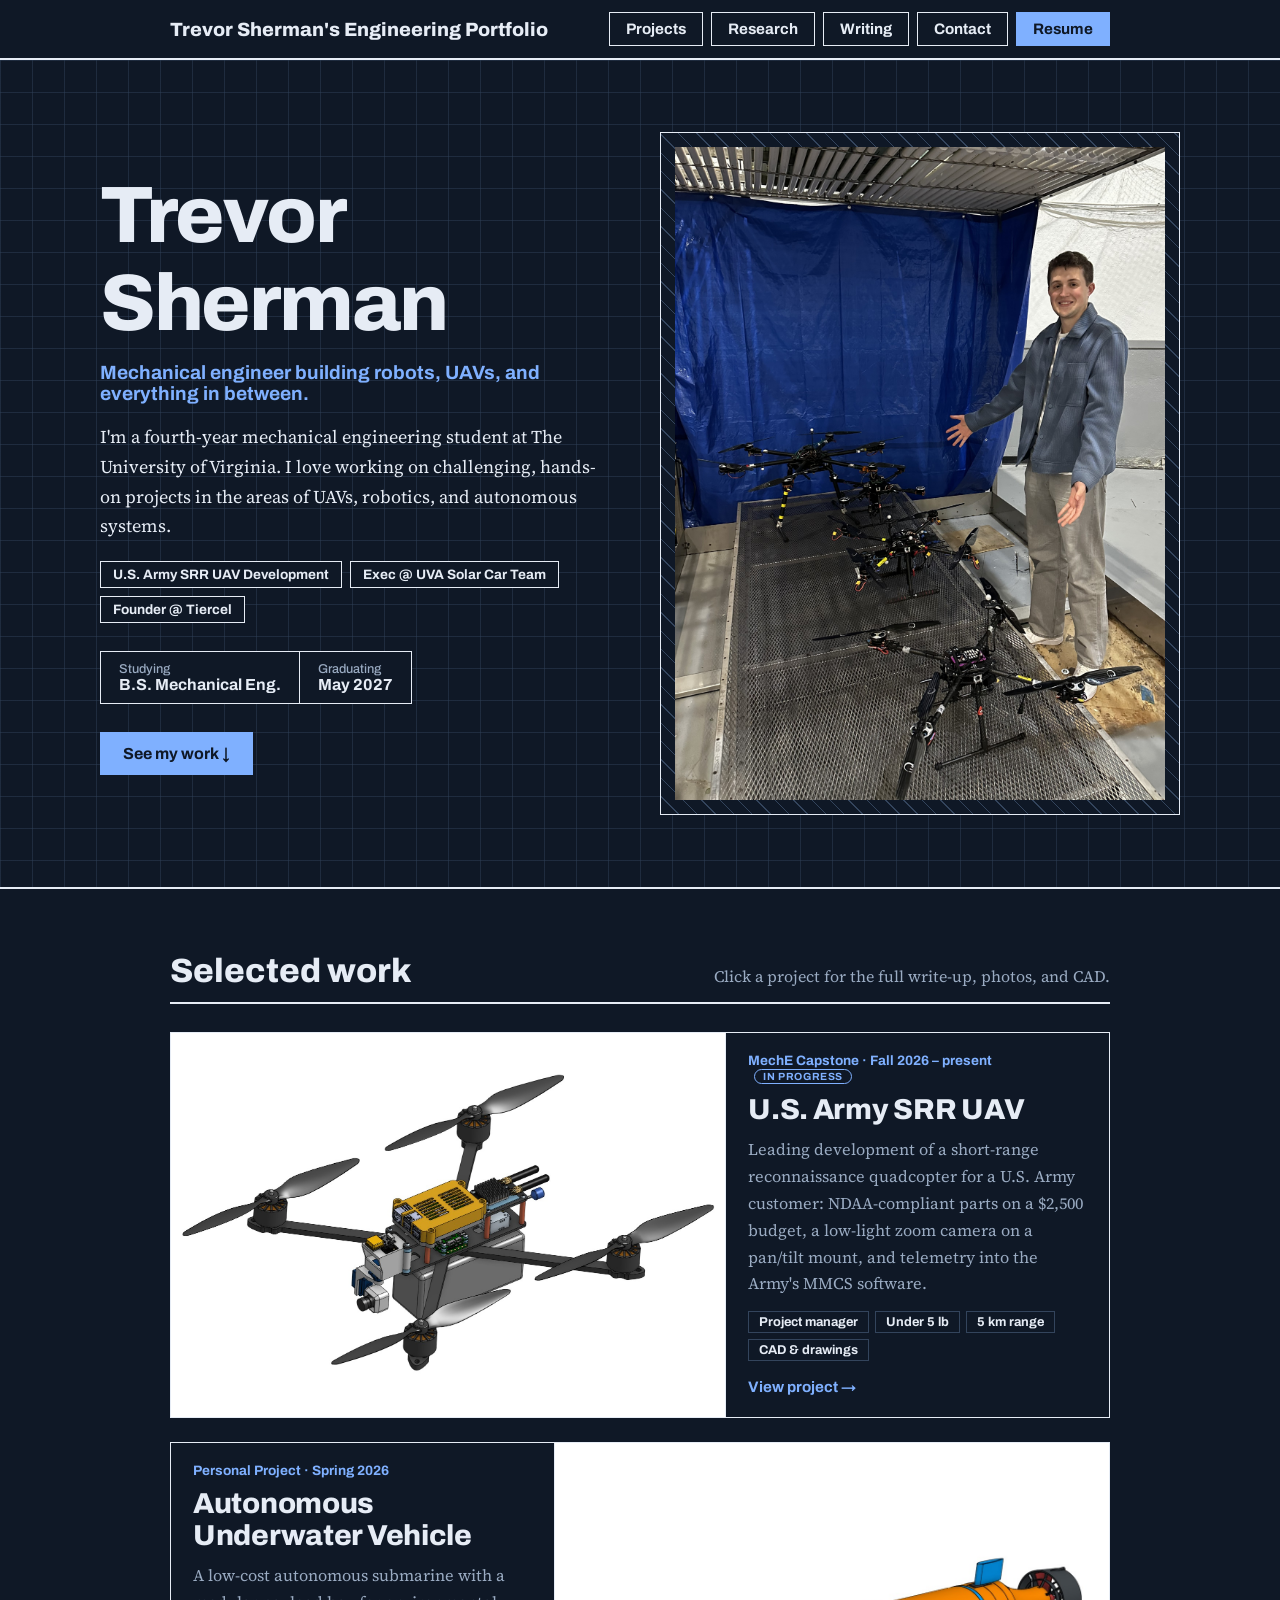
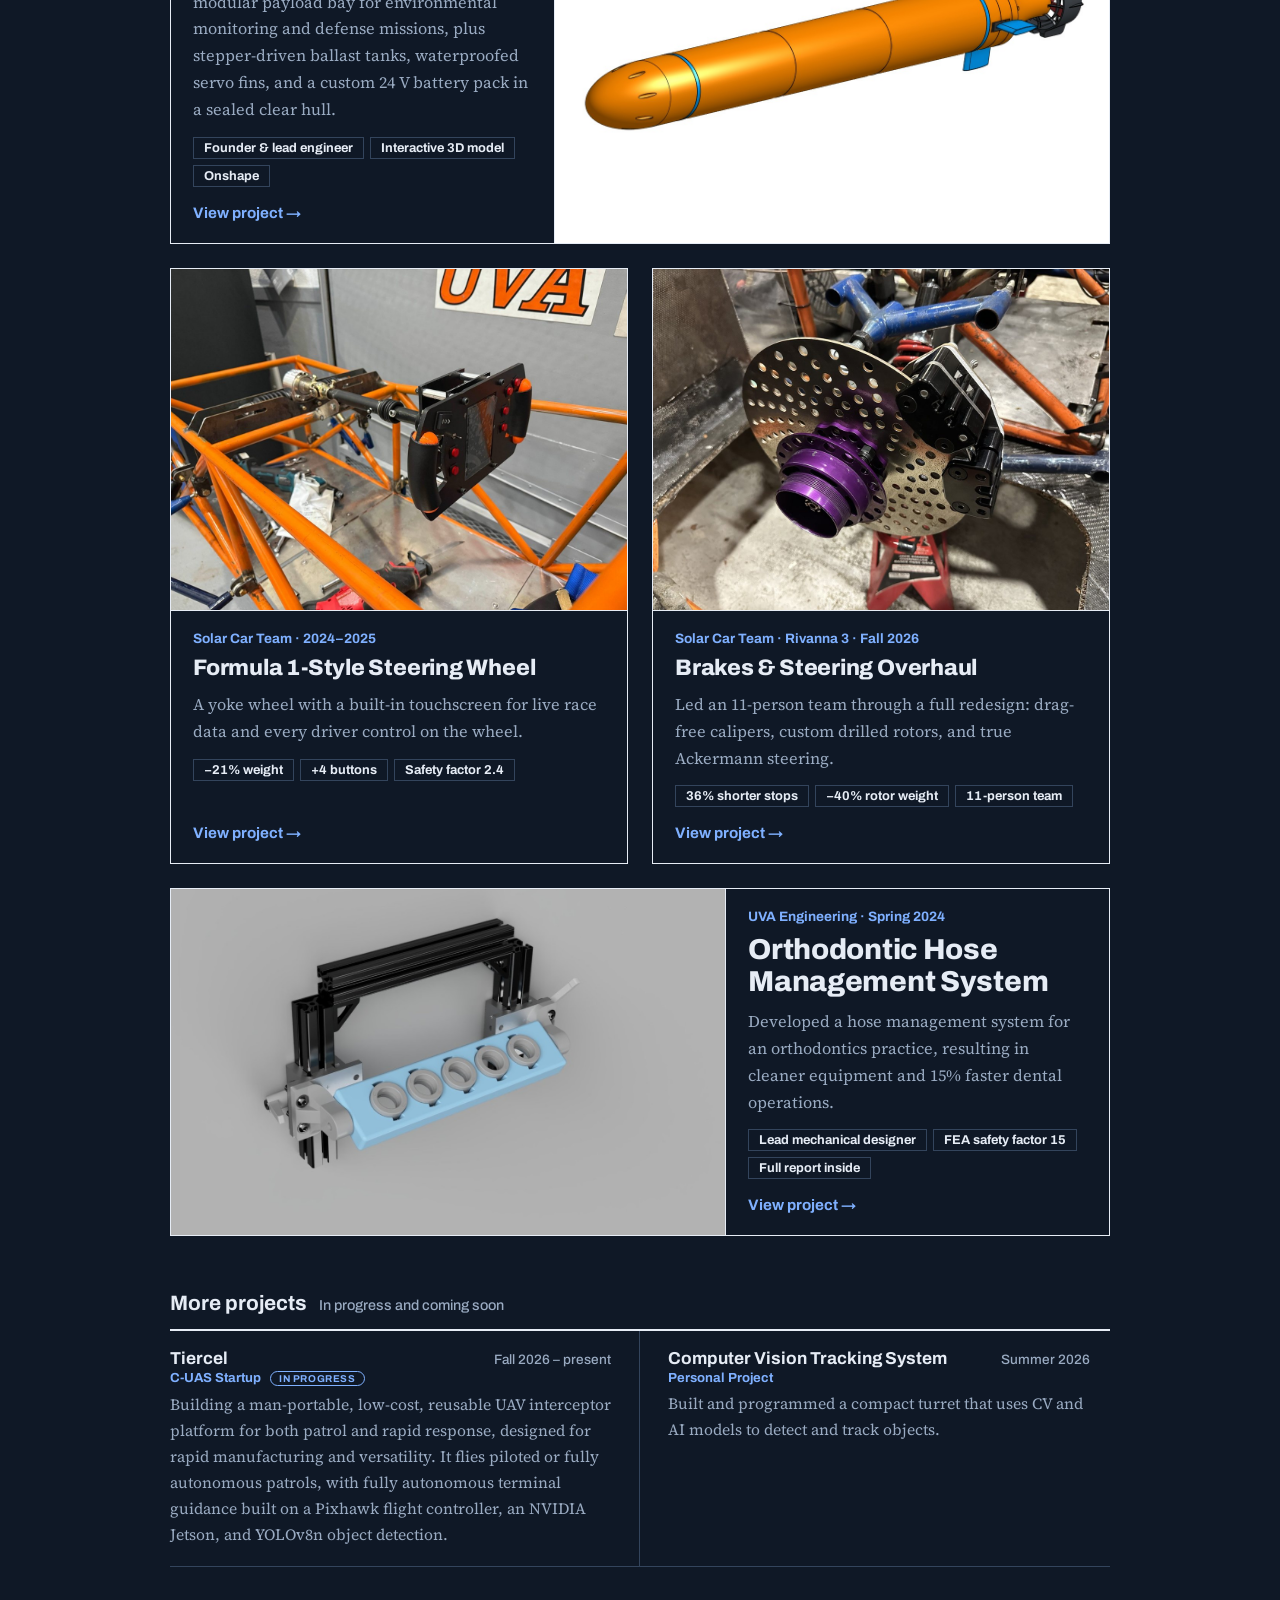
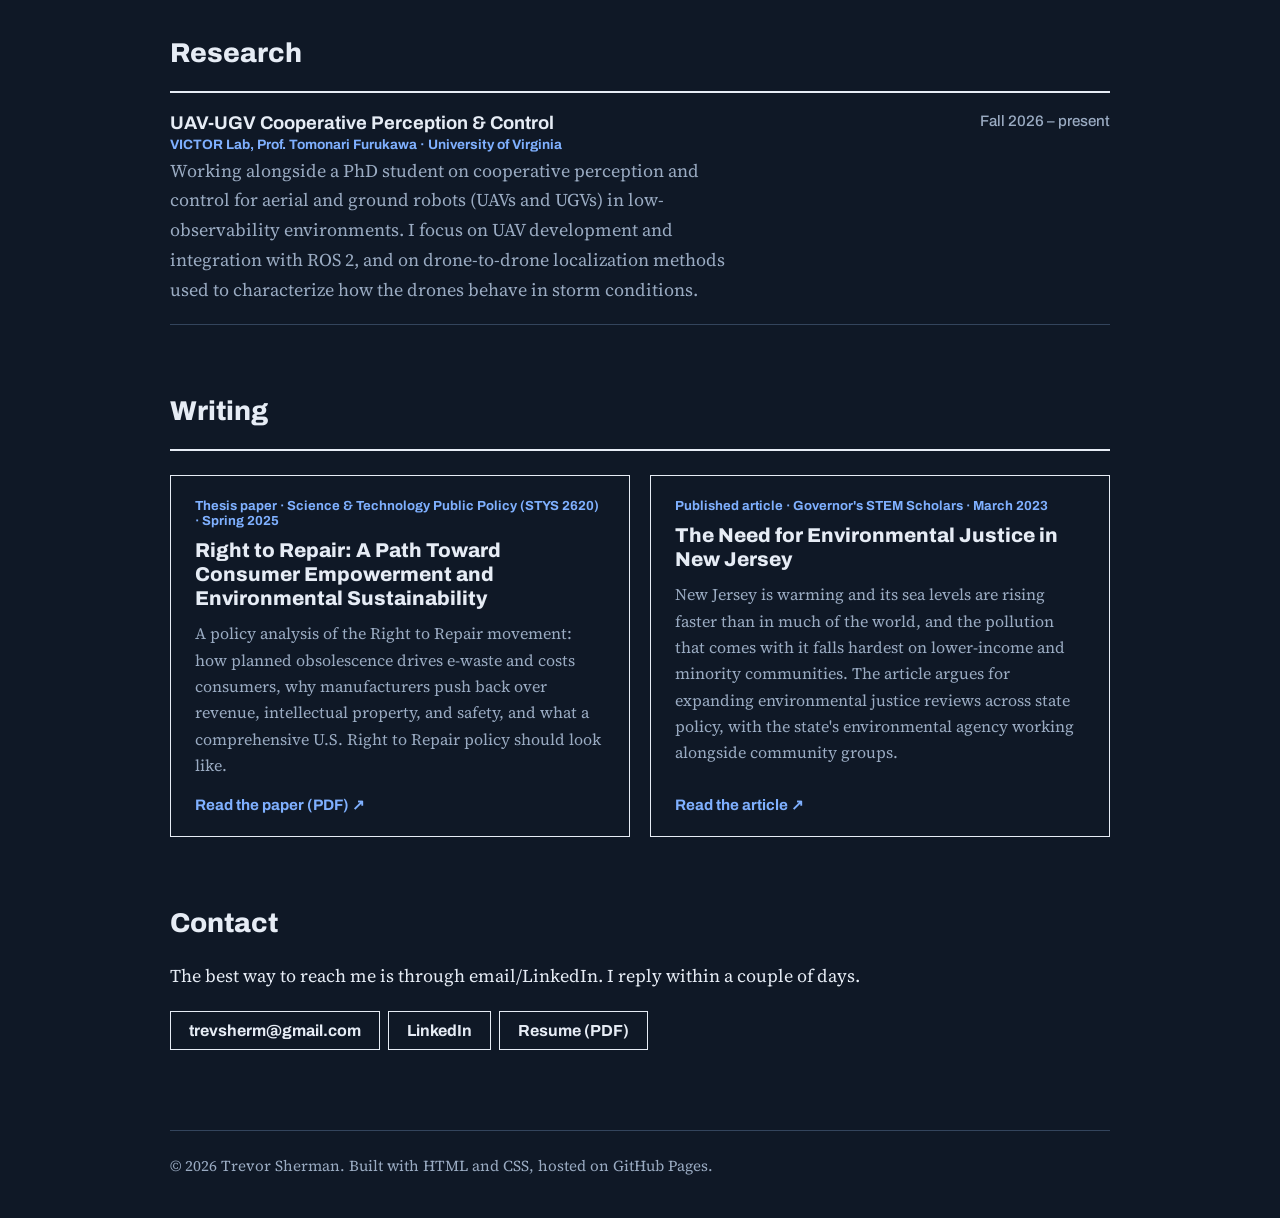
<file: index.html>
<!DOCTYPE html>
<html lang="en">
<head>
  <meta charset="UTF-8">
  <meta name="viewport" content="width=device-width, initial-scale=1">
  <title>Trevor Sherman | Engineering Portfolio</title>
  <meta name="description" content="Portfolio of Trevor Sherman, mechanical engineer.">
  <link rel="preconnect" href="https://fonts.googleapis.com">
  <link rel="preconnect" href="https://fonts.gstatic.com" crossorigin>
  <link href="https://fonts.googleapis.com/css2?family=Archivo:wght@500;700;800&family=Source+Serif+4:wght@400;600&display=swap" rel="stylesheet">
  <link rel="stylesheet" href="css/style.css">
</head>
<body class="home">

  <!-- NAVIGATION: top buttons -->
  <header class="nav">
    <div class="wrap">
      <a class="brand" href="#top">Trevor Sherman's Engineering Portfolio</a>
      <nav aria-label="Main">
        <ul>
          <li><a href="#projects">Projects</a></li>
          <li><a href="#research">Research</a></li>
          <li><a href="#writing">Writing</a></li>
          <li><a href="#contact">Contact</a></li>
          <li><a class="primary" href="resume.pdf">Resume</a></li>
        </ul>
      </nav>
    </div>
  </header>

  <!-- HERO -->
  <div class="hero-band" id="top">
    <div class="wrap hero-grid">
      <div class="hero-text">
        <h1>Trevor Sherman</h1>
        <div class="tagline">Mechanical engineer building robots, UAVs, and everything in between.</div>
        <p class="hero-bio">I'm a fourth-year mechanical engineering student at The University of Virginia. I love working on challenging, hands-on projects in the areas of UAVs, robotics, and autonomous systems.</p>
        <ul class="roles">
          <li>U.S. Army SRR UAV Development</li>
          <li>Exec @ UVA Solar Car Team</li>
          <li>Founder @ Tiercel</li>
        </ul>
        <dl class="facts">
          <div><dt>Studying</dt><dd>B.S. Mechanical Eng.</dd></div>
          <div><dt>Graduating</dt><dd>May 2027</dd></div>
        </dl>
        <div class="cta">
          <a class="btn btn-primary" href="#projects">See my work &darr;</a>
        </div>
      </div>
      <figure class="photo hero-photo">
        <img src="images/photowithdroneswebsitepfpcropped.jpeg" alt="Trevor Sherman standing beside a row of multirotor drones in a flight cage">
      </figure>
    </div>
  </div>

  <main class="wrap">

    <!-- PROJECTS -->
    <section id="projects">
      <div class="section-head">
        <h2>Selected work</h2>
        <p>Click a project for the full write-up, photos, and CAD.</p>
      </div>

      <div class="cards">
        <a class="card card-wide" href="projects/srr-uav.html">
          <div class="card-media media-cad"><img src="images/covers/srr-uav-cad.jpg" alt="CAD render of the SRR UAV quadcopter with its pan/tilt camera, Pi case, and folding carbon frame"></div>
          <div class="card-body">
            <div class="card-kicker">MechE Capstone &middot; Fall 2026 &ndash; present <span class="status">In progress</span></div>
            <h3>U.S. Army SRR UAV</h3>
            <p>Leading development of a short-range reconnaissance quadcopter for a U.S. Army customer: NDAA-compliant parts on a $2,500 budget, a low-light zoom camera on a pan/tilt mount, and telemetry into the Army's MMCS software.</p>
            <ul class="chips"><li>Project manager</li><li>Under 5&nbsp;lb</li><li>5&nbsp;km range</li><li>CAD &amp; drawings</li></ul>
            <span class="card-go">View project &rarr;</span>
          </div>
        </a>

        <a class="card card-wide card-flip" href="projects/auv.html">
          <div class="card-media media-cad"><img src="images/covers/auv.jpg" alt="CAD render of the autonomous underwater vehicle with its orange outer shell"></div>
          <div class="card-body">
            <div class="card-kicker">Personal Project &middot; Spring 2026</div>
            <h3>Autonomous Underwater Vehicle</h3>
            <p>A low-cost autonomous submarine with a modular payload bay for environmental monitoring and defense missions, plus stepper-driven ballast tanks, waterproofed servo fins, and a custom 24&nbsp;V battery pack in a sealed clear hull.</p>
            <ul class="chips"><li>Founder &amp; lead engineer</li><li>Interactive 3D model</li><li>Onshape</li></ul>
            <span class="card-go">View project &rarr;</span>
          </div>
        </a>

        <a class="card" href="projects/steering-wheel.html">
          <div class="card-media"><img src="images/covers/steering-wheel.jpg" alt="Yoke steering wheel with touchscreen mounted in the solar car chassis" loading="lazy"></div>
          <div class="card-body">
            <div class="card-kicker">Solar Car Team &middot; 2024&ndash;2025</div>
            <h3>Formula 1-Style Steering Wheel</h3>
            <p>A yoke wheel with a built-in touchscreen for live race data and every driver control on the wheel.</p>
            <ul class="chips"><li>&minus;21% weight</li><li>+4 buttons</li><li>Safety factor 2.4</li></ul>
            <span class="card-go">View project &rarr;</span>
          </div>
        </a>

        <a class="card" href="projects/brakes-steering.html">
          <div class="card-media"><img src="images/covers/brakes-steering.jpg" alt="Drilled steel brake rotor and caliper mounted on the solar car's front corner" loading="lazy"></div>
          <div class="card-body">
            <div class="card-kicker">Solar Car Team &middot; Rivanna 3 &middot; Fall 2026</div>
            <h3>Brakes &amp; Steering Overhaul</h3>
            <p>Led an 11-person team through a full redesign: drag-free calipers, custom drilled rotors, and true Ackermann steering.</p>
            <ul class="chips"><li>36% shorter stops</li><li>&minus;40% rotor weight</li><li>11-person team</li></ul>
            <span class="card-go">View project &rarr;</span>
          </div>
        </a>

        <a class="card card-wide" href="projects/hose-management.html">
          <div class="card-media media-render"><img src="images/covers/hose-management.jpg" alt="Rendered CAD of the orthodontic hose bar organizer on its T-slot frame" loading="lazy"></div>
          <div class="card-body">
            <div class="card-kicker">UVA Engineering &middot; Spring 2024</div>
            <h3>Orthodontic Hose Management System</h3>
            <p>Developed a hose management system for an orthodontics practice, resulting in cleaner equipment and 15% faster dental operations.</p>
            <ul class="chips"><li>Lead mechanical designer</li><li>FEA safety factor 15</li><li>Full report inside</li></ul>
            <span class="card-go">View project &rarr;</span>
          </div>
        </a>
      </div>

      <h3 class="more-head">More projects <span>In progress and coming soon</span></h3>
      <div class="more">
        <div class="more-item">
          <div class="more-top"><h4>Tiercel</h4><span>Fall 2026 &ndash; present</span></div>
          <div class="more-org">C-UAS Startup <span class="status">In progress</span></div>
          <p>Building a man-portable, low-cost, reusable UAV interceptor platform for both patrol and rapid response, designed for rapid manufacturing and versatility. It flies piloted or fully autonomous patrols, with fully autonomous terminal guidance built on a Pixhawk flight controller, an NVIDIA Jetson, and YOLOv8n object detection.</p>
        </div>
        <div class="more-item">
          <div class="more-top"><h4>Computer Vision Tracking System</h4><span>Summer 2026</span></div>
          <div class="more-org">Personal Project</div>
          <p>Built and programmed a compact turret that uses CV and AI models to detect and track objects.</p>
        </div>
      </div>
    </section>

    <!-- RESEARCH: copy a .row for each paper, poster, or lab -->
    <section id="research">
      <h2>Research</h2>
      <div class="list">
        <div class="row">
          <div>
            <h3>UAV-UGV Cooperative Perception &amp; Control</h3>
            <div class="research-org">VICTOR Lab, Prof. Tomonari Furukawa &middot; University of Virginia</div>
            <p>Working alongside a PhD student on cooperative perception and control for aerial and ground robots (UAVs and UGVs) in low-observability environments. I focus on UAV development and integration with ROS&nbsp;2, and on drone-to-drone localization methods used to characterize how the drones behave in storm conditions.</p>
          </div>
          <div class="meta">Fall 2026 &ndash; present</div>
        </div>
      </div>
    </section>

    <!-- WRITING -->
    <section id="writing">
      <h2>Writing</h2>
      <div class="writing">
        <a class="write-item" href="writing/right-to-repair.pdf" target="_blank" rel="noopener">
          <div class="write-type">Thesis paper &middot; Science &amp; Technology Public Policy (STYS 2620) &middot; Spring 2025</div>
          <h3>Right to Repair: A Path Toward Consumer Empowerment and Environmental Sustainability</h3>
          <p>A policy analysis of the Right to Repair movement: how planned obsolescence drives e-waste and costs consumers, why manufacturers push back over revenue, intellectual property, and safety, and what a comprehensive U.S. Right to Repair policy should look like.</p>
          <span class="card-go">Read the paper (PDF) &nearr;</span>
        </a>
        <a class="write-item" href="https://www.govstemscholars.com/post/environmentaljustice" target="_blank" rel="noopener">
          <div class="write-type">Published article &middot; Governor's STEM Scholars &middot; March 2023</div>
          <h3>The Need for Environmental Justice in New Jersey</h3>
          <p>New Jersey is warming and its sea levels are rising faster than in much of the world, and the pollution that comes with it falls hardest on lower-income and minority communities. The article argues for expanding environmental justice reviews across state policy, with the state's environmental agency working alongside community groups.</p>
          <span class="card-go">Read the article &nearr;</span>
        </a>
      </div>
    </section>

    <!-- CONTACT -->
    <section id="contact" class="contact">
      <h2>Contact</h2>
      <p>The best way to reach me is through email/LinkedIn. I reply within a couple of days.</p>
      <div class="links">
        <a href="mailto:trevsherm@gmail.com">trevsherm@gmail.com</a>
        <a href="https://www.linkedin.com/in/trevsherman" target="_blank" rel="noopener">LinkedIn</a>
        <a href="resume.pdf">Resume (PDF)</a>
      </div>
    </section>

    <footer>&copy; 2026 Trevor Sherman. Built with HTML and CSS, hosted on GitHub Pages.</footer>
  </main>
</body>
</html>
</file>
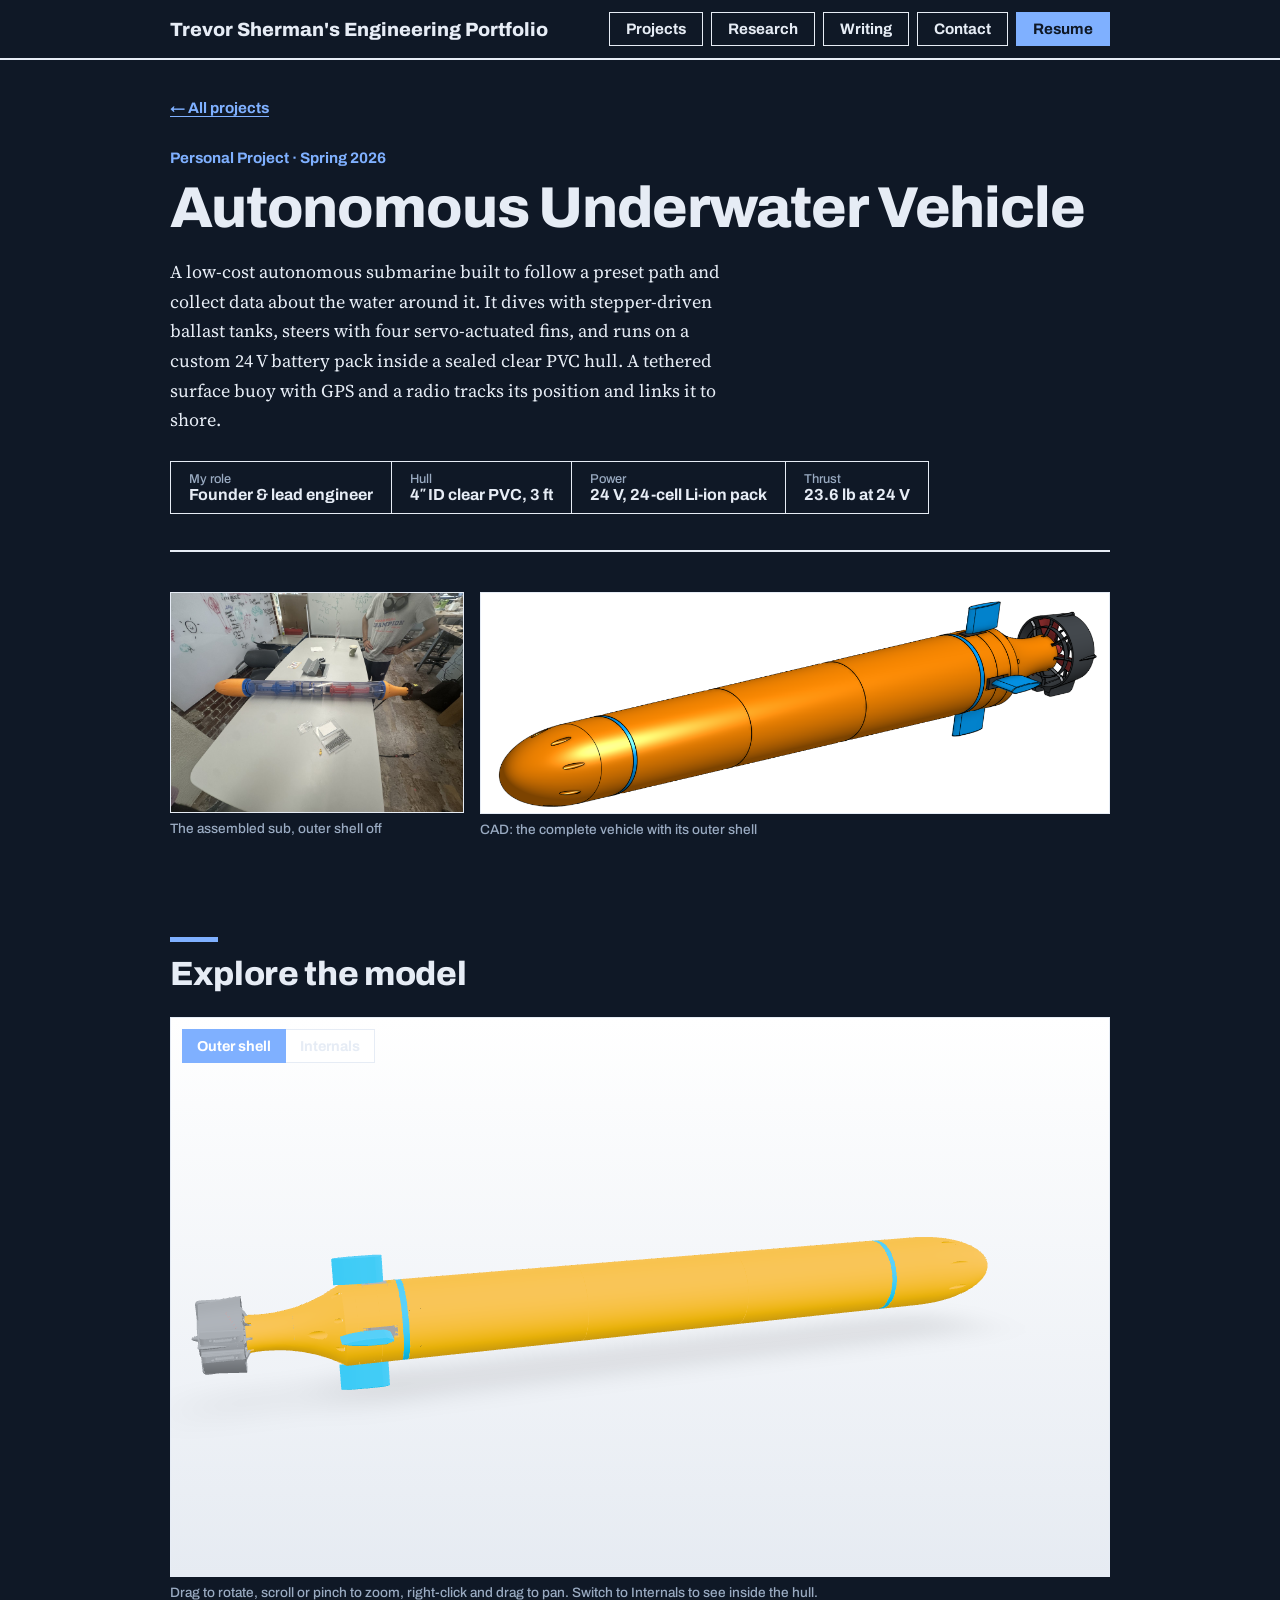
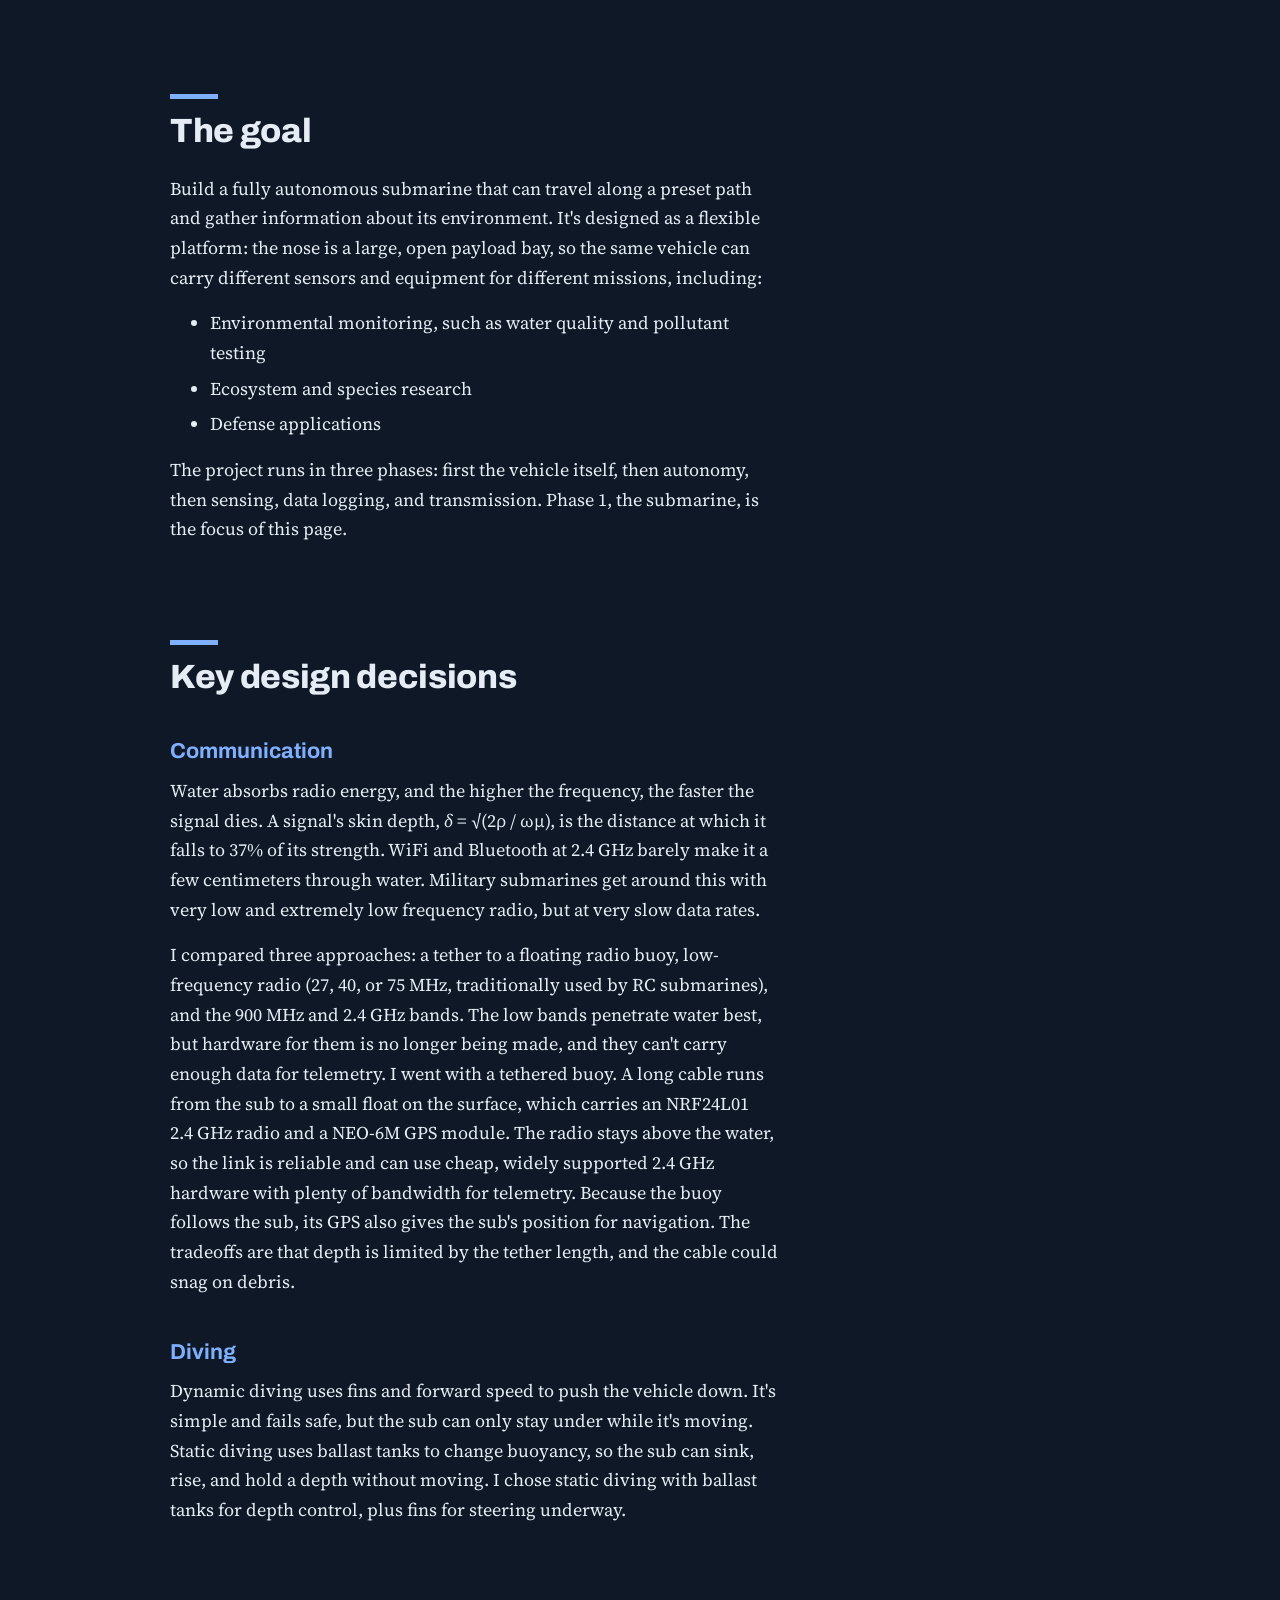
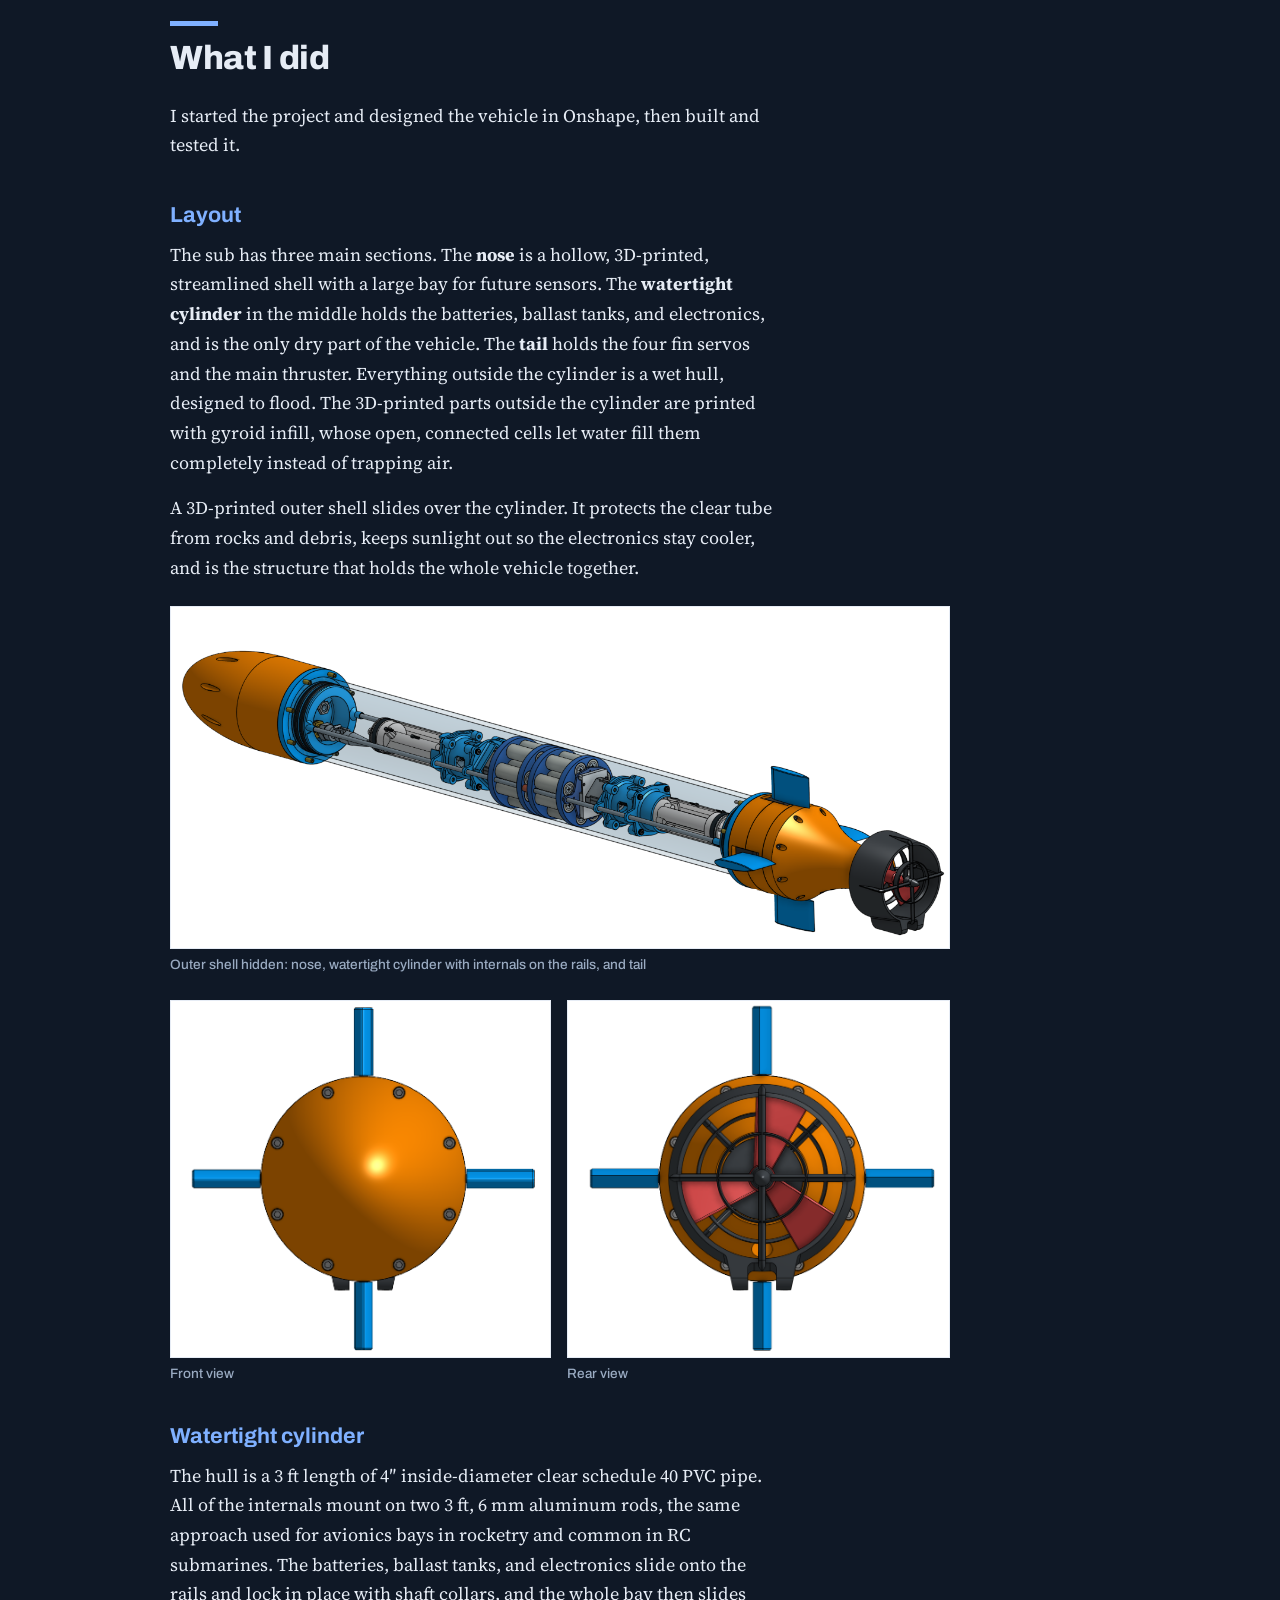
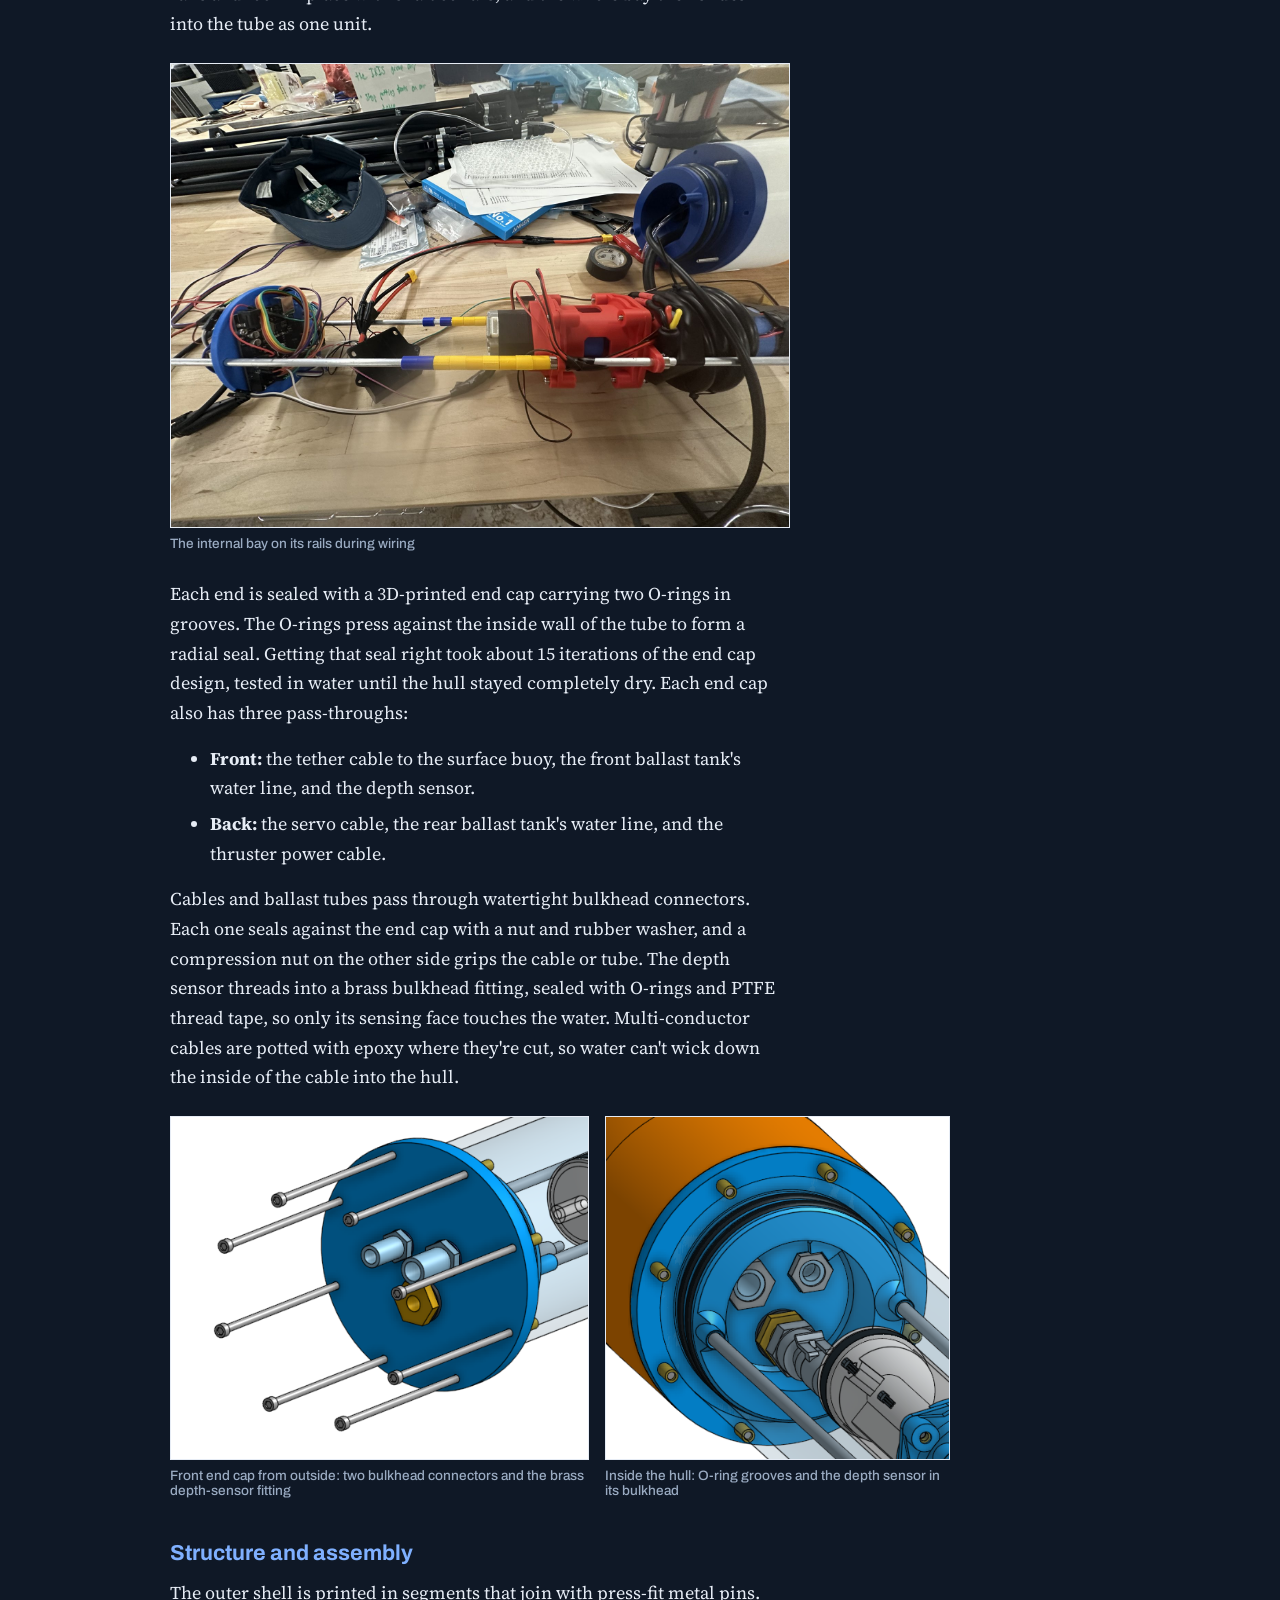
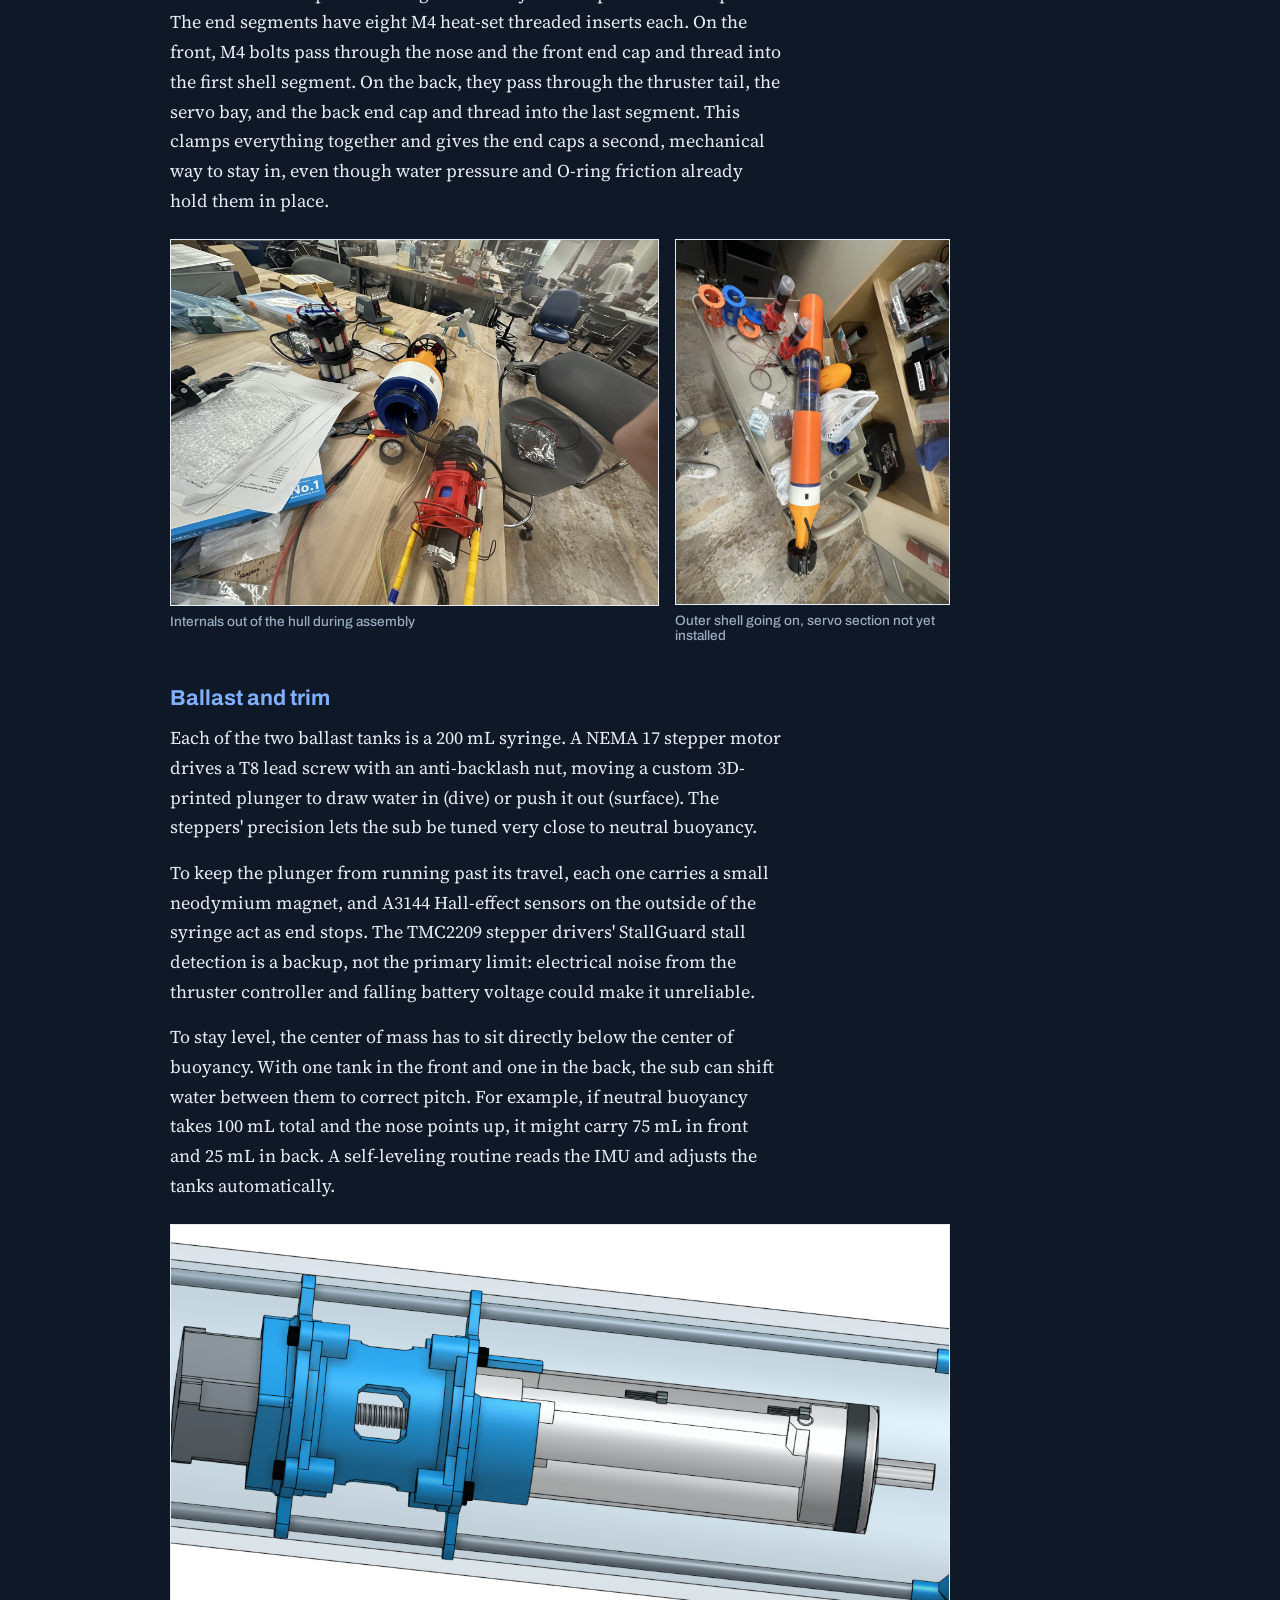
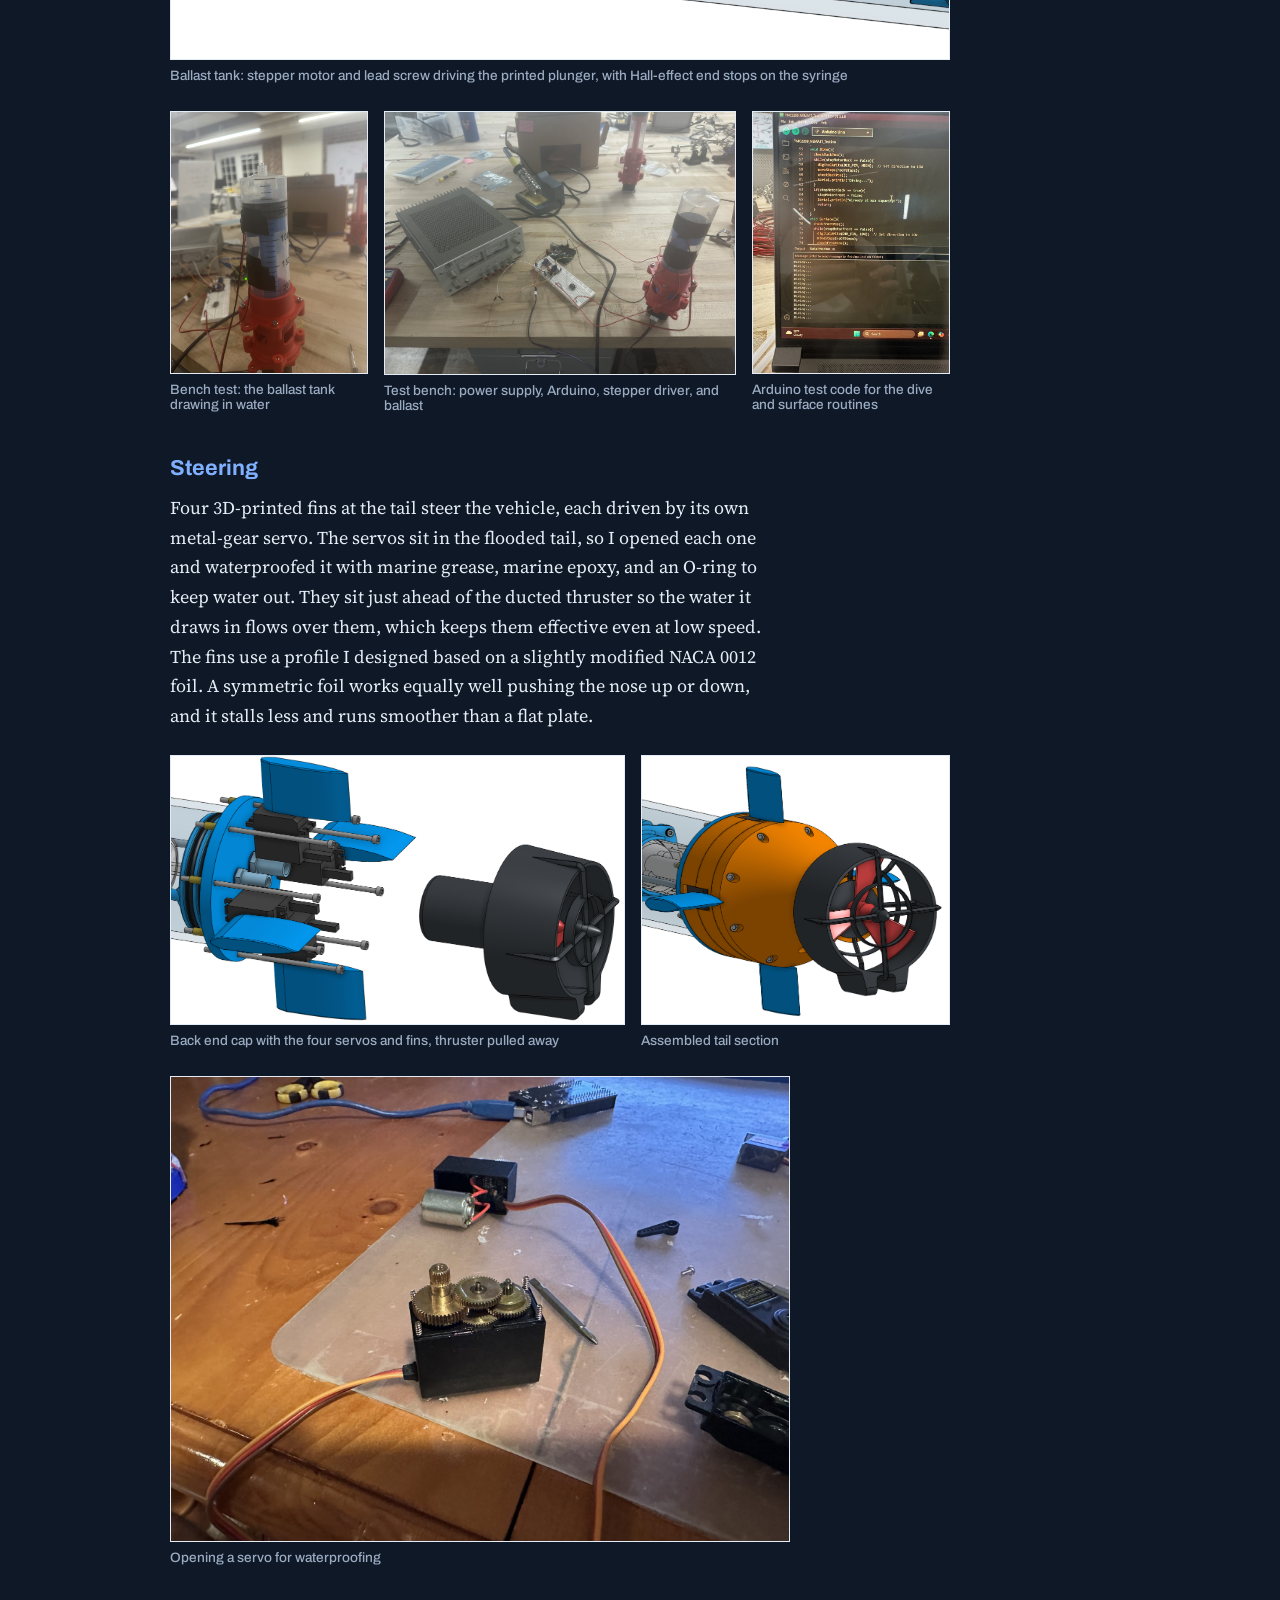
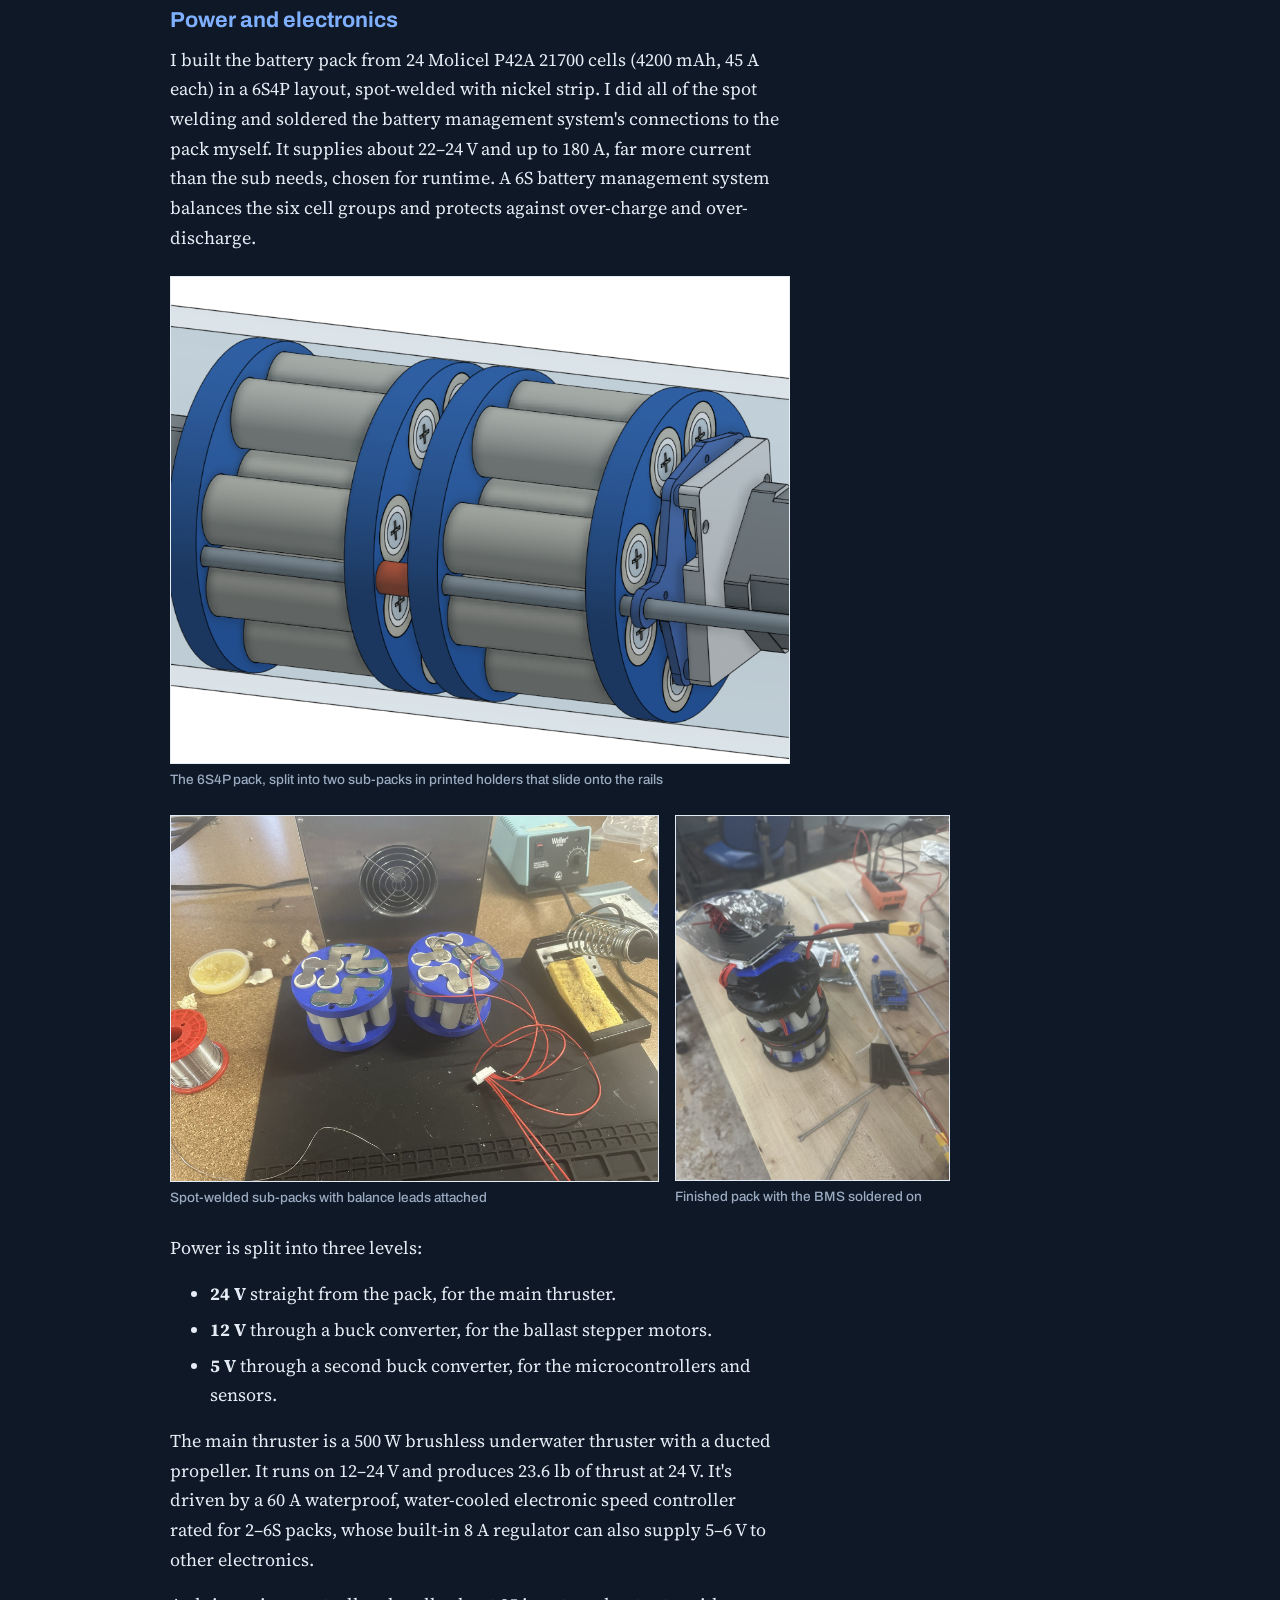
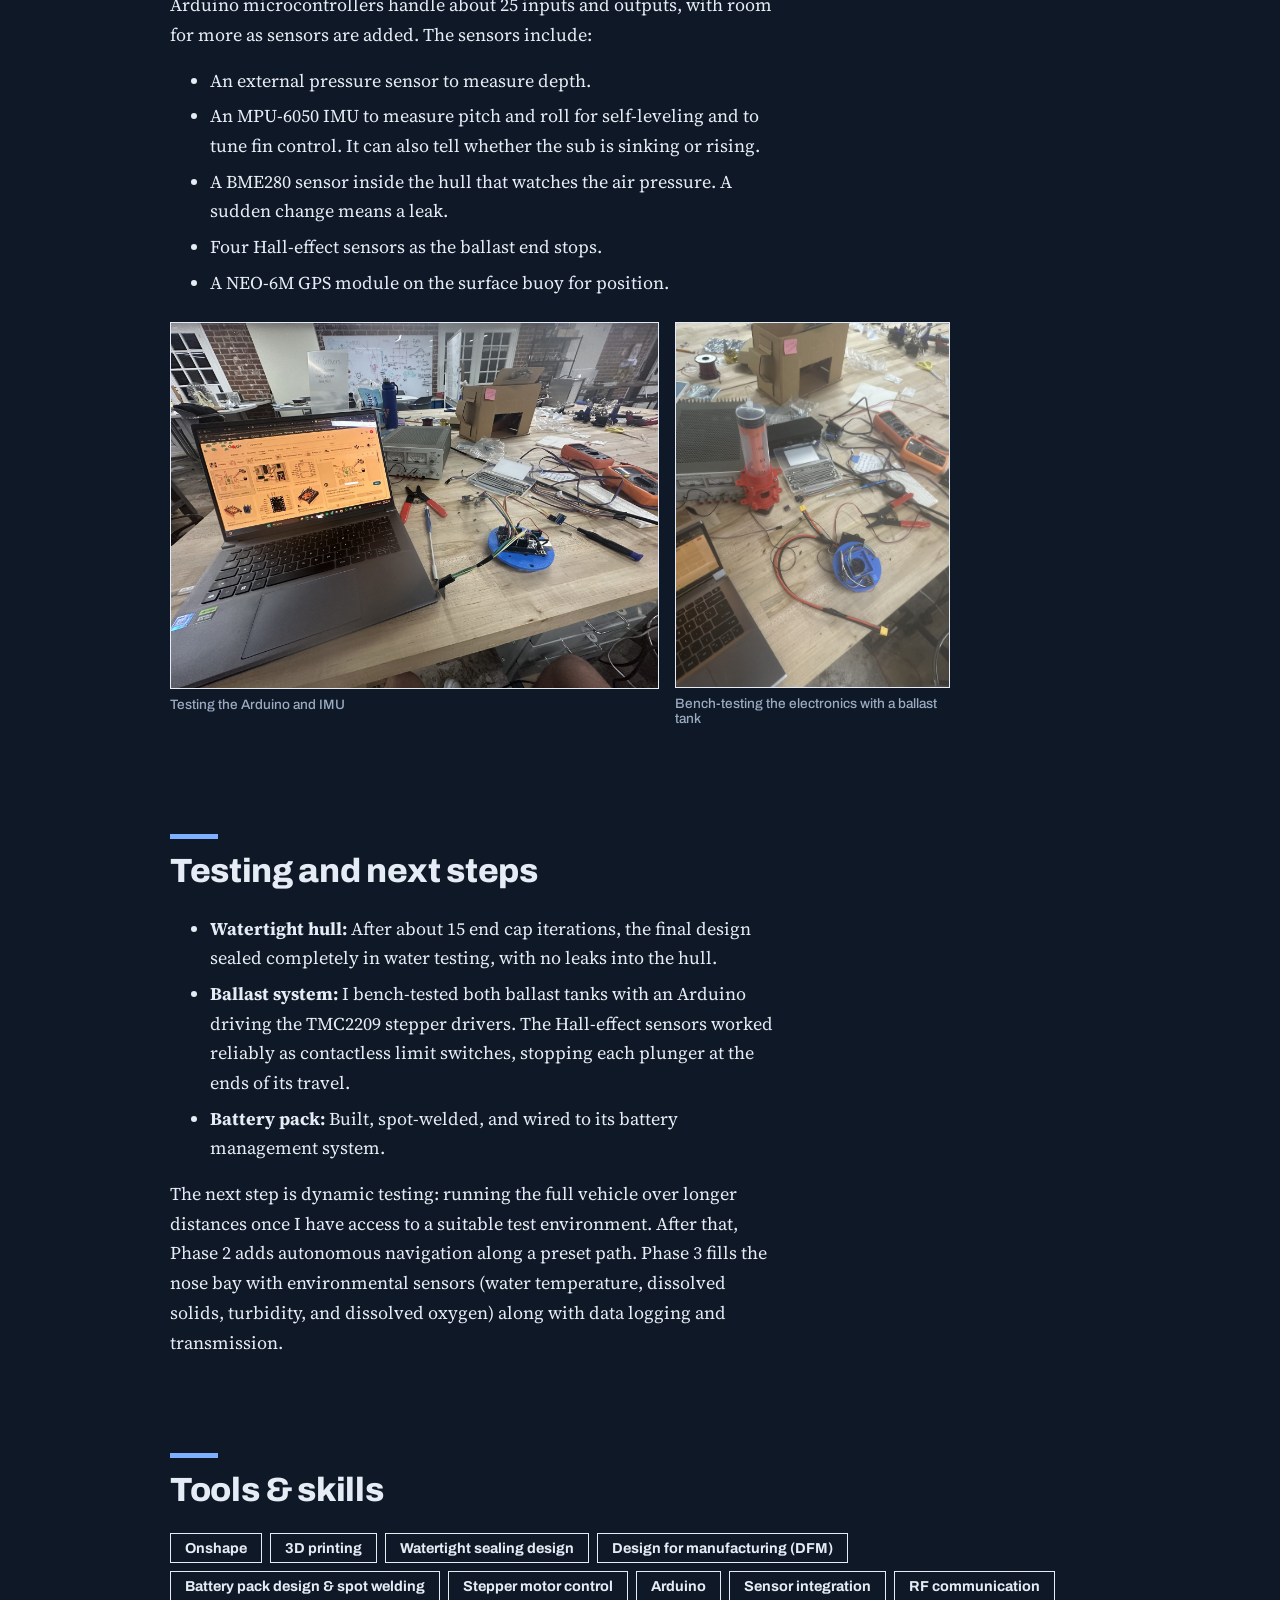
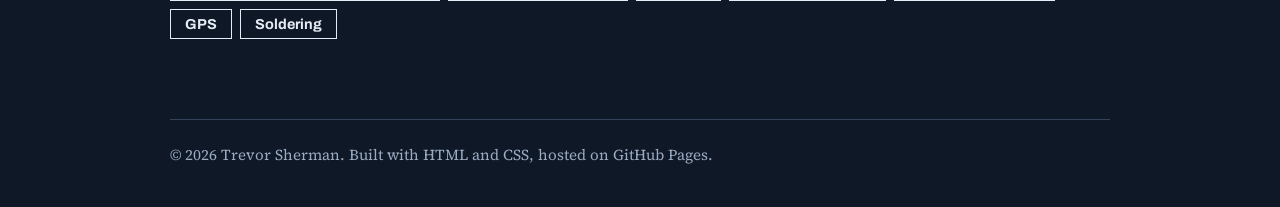
<file: projects/auv.html>
<!DOCTYPE html>
<html lang="en">
<head>
  <meta charset="UTF-8">
  <meta name="viewport" content="width=device-width, initial-scale=1">
  <title>Autonomous Underwater Vehicle | Trevor Sherman</title>
  <meta name="description" content="A low-cost autonomous submarine with stepper-driven ballast tanks, servo-actuated fins, and a custom 24 V battery pack in a sealed clear PVC hull.">
  <link rel="preconnect" href="https://fonts.googleapis.com">
  <link rel="preconnect" href="https://fonts.gstatic.com" crossorigin>
  <link href="https://fonts.googleapis.com/css2?family=Archivo:wght@500;700;800&family=Source+Serif+4:wght@400;600&display=swap" rel="stylesheet">
  <link rel="stylesheet" href="../css/style.css">
  <script type="module">
    import '../js/model-viewer.min.js';
    customElements.get('model-viewer').meshoptDecoderLocation = '../js/meshopt_decoder.js';
  </script>
</head>
<body class="project-page">

  <header class="nav">
    <div class="wrap">
      <a class="brand" href="../index.html">Trevor Sherman's Engineering Portfolio</a>
      <nav aria-label="Main">
        <ul>
          <li><a href="../index.html#projects">Projects</a></li>
          <li><a href="../index.html#research">Research</a></li>
          <li><a href="../index.html#writing">Writing</a></li>
          <li><a href="../index.html#contact">Contact</a></li>
          <li><a class="primary" href="../resume.pdf">Resume</a></li>
        </ul>
      </nav>
    </div>
  </header>

  <main class="wrap">
    <a class="back" href="../index.html#projects">&larr; All projects</a>

    <div class="proj-head">
      <div class="kicker">Personal Project &middot; Spring 2026</div>
      <h1>Autonomous Underwater Vehicle</h1>
      <p class="summary">A low-cost autonomous submarine built to follow a preset path and collect data about the water around it. It dives with stepper-driven ballast tanks, steers with four servo-actuated fins, and runs on a custom 24&nbsp;V battery pack inside a sealed clear PVC hull. A tethered surface buoy with GPS and a radio tracks its position and links it to shore.</p>
      <dl class="facts">
        <div><dt>My role</dt><dd>Founder &amp; lead engineer</dd></div>
        <div><dt>Hull</dt><dd>4&Prime; ID clear PVC, 3&nbsp;ft</dd></div>
        <div><dt>Power</dt><dd>24&nbsp;V, 24-cell Li-ion pack</dd></div>
        <div><dt>Thrust</dt><dd>23.6&nbsp;lb at 24&nbsp;V</dd></div>
      </dl>
    </div>

    <div class="photos hero-photos">
        <figure style="flex:1.333"><a href="../images/auv/photo-assembled.jpg"><img src="../images/auv/photo-assembled.jpg" width="1800" height="1350" alt="The assembled AUV on a workbench: orange nose, clear PVC hull with internals, and the thruster"></a><figcaption>The assembled sub, outer shell off</figcaption></figure>
        <figure style="flex:2.856"><a href="../images/auv/cad-shell.png"><img src="../images/auv/cad-shell.png" width="1148" height="402" alt="Onshape render of the complete AUV with its orange outer shell, blue fins, and ducted thruster"></a><figcaption>CAD: the complete vehicle with its outer shell</figcaption></figure>
    </div>

    <section>
      <h2>Explore the model</h2>
      <div class="viewer-wrap">
        <model-viewer id="auv-model" class="cad-viewer" src="../images/auv/assembly.glb" alt="Interactive 3D model of the autonomous underwater vehicle assembly"
          camera-controls touch-action="pan-y" camera-orbit="70deg 75deg 65%" min-camera-orbit="auto auto 5%"
          auto-rotate auto-rotate-delay="3000" rotation-per-second="10deg" shadow-intensity="0.4" exposure="1.05" interaction-prompt="auto">
        </model-viewer>
        <div class="viewer-toggle" role="group" aria-label="Model view">
          <button type="button" data-src="../images/auv/assembly.glb" aria-pressed="true">Outer shell</button>
          <button type="button" data-src="../images/auv/assembly-internals.glb" aria-pressed="false">Internals</button>
        </div>
      </div>
      <p class="viewer-hint">Drag to rotate, scroll or pinch to zoom, right-click and drag to pan. Switch to Internals to see inside the hull.</p>
      <script>
        (function () {
          var mv = document.getElementById('auv-model');
          var buttons = document.querySelectorAll('.viewer-toggle button');
          buttons.forEach(function (btn) {
            btn.addEventListener('click', function () {
              if (btn.getAttribute('aria-pressed') === 'true') return;
              buttons.forEach(function (b) { b.setAttribute('aria-pressed', b === btn ? 'true' : 'false'); });
              var o = mv.getCameraOrbit ? mv.getCameraOrbit() : null;
              mv.addEventListener('load', function () {
                if (o) { mv.cameraOrbit = o.theta + 'rad ' + o.phi + 'rad 65%'; mv.jumpCameraToGoal(); }
              }, { once: true });
              mv.src = btn.dataset.src;
            });
          });
        })();
      </script>
    </section>

    <section class="prose">
      <h2>The goal</h2>
      <p>Build a fully autonomous submarine that can travel along a preset path and gather information about its environment. It's designed as a flexible platform: the nose is a large, open payload bay, so the same vehicle can carry different sensors and equipment for different missions, including:</p>
      <ul>
        <li>Environmental monitoring, such as water quality and pollutant testing</li>
        <li>Ecosystem and species research</li>
        <li>Defense applications</li>
      </ul>
      <p>The project runs in three phases: first the vehicle itself, then autonomy, then sensing, data logging, and transmission. Phase 1, the submarine, is the focus of this page.</p>
    </section>

    <section class="prose">
      <h2>Key design decisions</h2>

      <h3>Communication</h3>
      <p>Water absorbs radio energy, and the higher the frequency, the faster the signal dies. A signal's skin depth, <em>&delta;</em> = &radic;(2&rho; / &omega;&mu;), is the distance at which it falls to 37% of its strength. WiFi and Bluetooth at 2.4&nbsp;GHz barely make it a few centimeters through water. Military submarines get around this with very low and extremely low frequency radio, but at very slow data rates.</p>
      <p>I compared three approaches: a tether to a floating radio buoy, low-frequency radio (27, 40, or 75&nbsp;MHz, traditionally used by RC submarines), and the 900&nbsp;MHz and 2.4&nbsp;GHz bands. The low bands penetrate water best, but hardware for them is no longer being made, and they can't carry enough data for telemetry. I went with a tethered buoy. A long cable runs from the sub to a small float on the surface, which carries an NRF24L01 2.4&nbsp;GHz radio and a NEO-6M GPS module. The radio stays above the water, so the link is reliable and can use cheap, widely supported 2.4&nbsp;GHz hardware with plenty of bandwidth for telemetry. Because the buoy follows the sub, its GPS also gives the sub's position for navigation. The tradeoffs are that depth is limited by the tether length, and the cable could snag on debris.</p>

      <h3>Diving</h3>
      <p>Dynamic diving uses fins and forward speed to push the vehicle down. It's simple and fails safe, but the sub can only stay under while it's moving. Static diving uses ballast tanks to change buoyancy, so the sub can sink, rise, and hold a depth without moving. I chose static diving with ballast tanks for depth control, plus fins for steering underway.</p>
    </section>

    <section class="prose">
      <h2>What I did</h2>
      <p>I started the project and designed the vehicle in Onshape, then built and tested it.</p>

      <h3>Layout</h3>
      <p>The sub has three main sections. The <strong>nose</strong> is a hollow, 3D-printed, streamlined shell with a large bay for future sensors. The <strong>watertight cylinder</strong> in the middle holds the batteries, ballast tanks, and electronics, and is the only dry part of the vehicle. The <strong>tail</strong> holds the four fin servos and the main thruster. Everything outside the cylinder is a wet hull, designed to flood. The 3D-printed parts outside the cylinder are printed with gyroid infill, whose open, connected cells let water fill them completely instead of trapping air.</p>
      <p>A 3D-printed outer shell slides over the cylinder. It protects the clear tube from rocks and debris, keeps sunlight out so the electronics stay cooler, and is the structure that holds the whole vehicle together.</p>
      <div class="photos wide">
        <figure style="flex:2.284"><a href="../images/auv/cad-internals.png"><img src="../images/auv/cad-internals.png" width="1311" height="574" alt="Onshape render of the AUV with the outer shell hidden, showing the battery, ballast tanks, and rails inside the clear hull" loading="lazy"></a><figcaption>Outer shell hidden: nose, watertight cylinder with internals on the rails, and tail</figcaption></figure>
      </div>
      <div class="photos">
        <figure style="flex:1.065"><a href="../images/auv/cad-front-view.png"><img src="../images/auv/cad-front-view.png" width="853" height="801" alt="Front view of the AUV nose with four fins" loading="lazy"></a><figcaption>Front view</figcaption></figure>
        <figure style="flex:1.072"><a href="../images/auv/cad-rear-view.png"><img src="../images/auv/cad-rear-view.png" width="854" height="797" alt="Rear view of the AUV showing the ducted thruster and X-pattern fins" loading="lazy"></a><figcaption>Rear view</figcaption></figure>
      </div>

      <h3>Watertight cylinder</h3>
      <p>The hull is a 3&nbsp;ft length of 4&Prime; inside-diameter clear schedule 40 PVC pipe. All of the internals mount on two 3&nbsp;ft, 6&nbsp;mm aluminum rods, the same approach used for avionics bays in rocketry and common in RC submarines. The batteries, ballast tanks, and electronics slide onto the rails and lock in place with shaft collars, and the whole bay then slides into the tube as one unit.</p>
      <div class="photos">
        <figure style="flex:1.333"><a href="../images/auv/photo-wiring-bay.jpg"><img src="../images/auv/photo-wiring-bay.jpg" width="1800" height="1350" alt="Internal electronics bay on the aluminum rails with wiring, ballast assembly, and end cap" loading="lazy"></a><figcaption>The internal bay on its rails during wiring</figcaption></figure>
      </div>
      <p>Each end is sealed with a 3D-printed end cap carrying two O-rings in grooves. The O-rings press against the inside wall of the tube to form a radial seal. Getting that seal right took about 15 iterations of the end cap design, tested in water until the hull stayed completely dry. Each end cap also has three pass-throughs:</p>
      <ul>
        <li><strong>Front:</strong> the tether cable to the surface buoy, the front ballast tank's water line, and the depth sensor.</li>
        <li><strong>Back:</strong> the servo cable, the rear ballast tank's water line, and the thruster power cable.</li>
      </ul>
      <p>Cables and ballast tubes pass through watertight bulkhead connectors. Each one seals against the end cap with a nut and rubber washer, and a compression nut on the other side grips the cable or tube. The depth sensor threads into a brass bulkhead fitting, sealed with O-rings and PTFE thread tape, so only its sensing face touches the water. Multi-conductor cables are potted with epoxy where they're cut, so water can't wick down the inside of the cable into the hull.</p>
      <div class="photos">
        <figure style="flex:1.218"><a href="../images/auv/cad-endcap-outside.png"><img src="../images/auv/cad-endcap-outside.png" width="530" height="435" alt="Front end cap from outside with two cable bulkheads, the brass depth-sensor bulkhead, and M4 bolts" loading="lazy"></a><figcaption>Front end cap from outside: two bulkhead connectors and the brass depth-sensor fitting</figcaption></figure>
        <figure style="flex:1.005"><a href="../images/auv/cad-endcap-inside.png"><img src="../images/auv/cad-endcap-inside.png" width="437" height="435" alt="Front end cap seated in the hull, showing O-rings, bulkheads, and the depth sensor" loading="lazy"></a><figcaption>Inside the hull: O-ring grooves and the depth sensor in its bulkhead</figcaption></figure>
      </div>

      <h3>Structure and assembly</h3>
      <p>The outer shell is printed in segments that join with press-fit metal pins. The end segments have eight M4 heat-set threaded inserts each. On the front, M4 bolts pass through the nose and the front end cap and thread into the first shell segment. On the back, they pass through the thruster tail, the servo bay, and the back end cap and thread into the last segment. This clamps everything together and gives the end caps a second, mechanical way to stay in, even though water pressure and O-ring friction already hold them in place.</p>
      <div class="photos">
        <figure style="flex:1.333"><a href="../images/auv/photo-internals-out.jpg"><img src="../images/auv/photo-internals-out.jpg" width="1800" height="1350" alt="AUV internals out of the hull: battery pack, ballast assembly, end cap, and thruster" loading="lazy"></a><figcaption>Internals out of the hull during assembly</figcaption></figure>
        <figure style="flex:0.750"><a href="../images/auv/photo-shell-assembly.jpg"><img src="../images/auv/photo-shell-assembly.jpg" width="1350" height="1800" alt="The AUV partially assembled with its orange outer shell and thruster" loading="lazy"></a><figcaption>Outer shell going on, servo section not yet installed</figcaption></figure>
      </div>

      <h3>Ballast and trim</h3>
      <p>Each of the two ballast tanks is a 200&nbsp;mL syringe. A NEMA&nbsp;17 stepper motor drives a T8 lead screw with an anti-backlash nut, moving a custom 3D-printed plunger to draw water in (dive) or push it out (surface). The steppers' precision lets the sub be tuned very close to neutral buoyancy.</p>
      <p>To keep the plunger from running past its travel, each one carries a small neodymium magnet, and A3144 Hall-effect sensors on the outside of the syringe act as end stops. The TMC2209 stepper drivers' StallGuard stall detection is a backup, not the primary limit: electrical noise from the thruster controller and falling battery voltage could make it unreliable.</p>
      <p>To stay level, the center of mass has to sit directly below the center of buoyancy. With one tank in the front and one in the back, the sub can shift water between them to correct pitch. For example, if neutral buoyancy takes 100&nbsp;mL total and the nose points up, it might carry 75&nbsp;mL in front and 25&nbsp;mL in back. A self-leveling routine reads the IMU and adjusts the tanks automatically.</p>
      <div class="photos wide">
        <figure style="flex:1.795"><a href="../images/auv/cad-ballast.png"><img src="../images/auv/cad-ballast.png" width="1199" height="668" alt="Ballast assembly: stepper motor, lead screw, printed mounts, and syringe tank with Hall-effect sensors on the rails" loading="lazy"></a><figcaption>Ballast tank: stepper motor and lead screw driving the printed plunger, with Hall-effect end stops on the syringe</figcaption></figure>
      </div>
      <div class="photos">
        <figure style="flex:0.750"><a href="../images/auv/photo-ballast-test.jpg"><img src="../images/auv/photo-ballast-test.jpg" width="1350" height="1800" alt="Ballast syringe filled with water on its 3D-printed mount during bench testing" loading="lazy"></a><figcaption>Bench test: the ballast tank drawing in water</figcaption></figure>
        <figure style="flex:1.333"><a href="../images/auv/photo-ballast-bench.jpg"><img src="../images/auv/photo-ballast-bench.jpg" width="1800" height="1350" alt="Bench setup with power supply, breadboard, Arduino, and ballast tank" loading="lazy"></a><figcaption>Test bench: power supply, Arduino, stepper driver, and ballast</figcaption></figure>
        <figure style="flex:0.750"><a href="../images/auv/photo-ballast-code.jpg"><img src="../images/auv/photo-ballast-code.jpg" width="1350" height="1800" alt="Arduino IDE showing dive and surface functions with the serial monitor printing Diving" loading="lazy"></a><figcaption>Arduino test code for the dive and surface routines</figcaption></figure>
      </div>

      <h3>Steering</h3>
      <p>Four 3D-printed fins at the tail steer the vehicle, each driven by its own metal-gear servo. The servos sit in the flooded tail, so I opened each one and waterproofed it with marine grease, marine epoxy, and an O-ring to keep water out. They sit just ahead of the ducted thruster so the water it draws in flows over them, which keeps them effective even at low speed. The fins use a profile I designed based on a slightly modified NACA 0012 foil. A symmetric foil works equally well pushing the nose up or down, and it stalls less and runs smoother than a flat plate.</p>
      <div class="photos">
        <figure style="flex:1.685"><a href="../images/auv/cad-tail-exploded.png"><img src="../images/auv/cad-tail-exploded.png" width="1252" height="743" alt="Exploded view of the tail: back end cap with four servos, fins, bulkheads, and the thruster" loading="lazy"></a><figcaption>Back end cap with the four servos and fins, thruster pulled away</figcaption></figure>
        <figure style="flex:1.146"><a href="../images/auv/cad-tail.png"><img src="../images/auv/cad-tail.png" width="815" height="711" alt="Assembled tail with servo bay, fins, and ducted thruster" loading="lazy"></a><figcaption>Assembled tail section</figcaption></figure>
      </div>
      <div class="photos">
        <figure style="flex:1.333"><a href="../images/auv/photo-servo-open.jpg"><img src="../images/auv/photo-servo-open.jpg" width="1800" height="1350" alt="A metal-gear servo opened up with its gear train exposed" loading="lazy"></a><figcaption>Opening a servo for waterproofing</figcaption></figure>
      </div>

      <h3>Power and electronics</h3>
      <p>I built the battery pack from 24 Molicel P42A 21700 cells (4200&nbsp;mAh, 45&nbsp;A each) in a 6S4P layout, spot-welded with nickel strip. I did all of the spot welding and soldered the battery management system's connections to the pack myself. It supplies about 22&ndash;24&nbsp;V and up to 180&nbsp;A, far more current than the sub needs, chosen for runtime. A 6S battery management system balances the six cell groups and protects against over-charge and over-discharge.</p>
      <div class="photos">
        <figure style="flex:1.272"><a href="../images/auv/cad-battery.png"><img src="../images/auv/cad-battery.png" width="894" height="703" alt="Battery pack: two sub-packs of 21700 cells in printed holders on the aluminum rails" loading="lazy"></a><figcaption>The 6S4P pack, split into two sub-packs in printed holders that slide onto the rails</figcaption></figure>
      </div>
      <div class="photos">
        <figure style="flex:1.333"><a href="../images/auv/photo-spot-welding.jpg"><img src="../images/auv/photo-spot-welding.jpg" width="1800" height="1350" alt="Two battery sub-packs with spot-welded nickel strips and balance leads" loading="lazy"></a><figcaption>Spot-welded sub-packs with balance leads attached</figcaption></figure>
        <figure style="flex:0.750"><a href="../images/auv/photo-battery-bms.jpg"><img src="../images/auv/photo-battery-bms.jpg" width="1350" height="1800" alt="Finished battery pack with the BMS mounted on top and an XT60 output lead" loading="lazy"></a><figcaption>Finished pack with the BMS soldered on</figcaption></figure>
      </div>
      <p>Power is split into three levels:</p>
      <ul>
        <li><strong>24&nbsp;V</strong> straight from the pack, for the main thruster.</li>
        <li><strong>12&nbsp;V</strong> through a buck converter, for the ballast stepper motors.</li>
        <li><strong>5&nbsp;V</strong> through a second buck converter, for the microcontrollers and sensors.</li>
      </ul>
      <p>The main thruster is a 500&nbsp;W brushless underwater thruster with a ducted propeller. It runs on 12&ndash;24&nbsp;V and produces 23.6&nbsp;lb of thrust at 24&nbsp;V. It's driven by a 60&nbsp;A waterproof, water-cooled electronic speed controller rated for 2&ndash;6S packs, whose built-in 8&nbsp;A regulator can also supply 5&ndash;6&nbsp;V to other electronics.</p>
      <p>Arduino microcontrollers handle about 25 inputs and outputs, with room for more as sensors are added. The sensors include:</p>
      <ul>
        <li>An external pressure sensor to measure depth.</li>
        <li>An MPU-6050 IMU to measure pitch and roll for self-leveling and to tune fin control. It can also tell whether the sub is sinking or rising.</li>
        <li>A BME280 sensor inside the hull that watches the air pressure. A sudden change means a leak.</li>
        <li>Four Hall-effect sensors as the ballast end stops.</li>
        <li>A NEO-6M GPS module on the surface buoy for position.</li>
      </ul>
      <div class="photos">
        <figure style="flex:1.333"><a href="../images/auv/photo-imu-test.jpg"><img src="../images/auv/photo-imu-test.jpg" width="1800" height="1350" alt="Laptop running Arduino code next to an Arduino and IMU mounted on a blue 3D-printed plate" loading="lazy"></a><figcaption>Testing the Arduino and IMU</figcaption></figure>
        <figure style="flex:0.750"><a href="../images/auv/photo-electronics-test.jpg"><img src="../images/auv/photo-electronics-test.jpg" width="1350" height="1800" alt="Electronics bench test with a ballast tank, wiring, and an Arduino on a printed mount" loading="lazy"></a><figcaption>Bench-testing the electronics with a ballast tank</figcaption></figure>
      </div>
    </section>

    <section class="prose">
      <h2>Testing and next steps</h2>
      <ul>
        <li><strong>Watertight hull:</strong> After about 15 end cap iterations, the final design sealed completely in water testing, with no leaks into the hull.</li>
        <li><strong>Ballast system:</strong> I bench-tested both ballast tanks with an Arduino driving the TMC2209 stepper drivers. The Hall-effect sensors worked reliably as contactless limit switches, stopping each plunger at the ends of its travel.</li>
        <li><strong>Battery pack:</strong> Built, spot-welded, and wired to its battery management system.</li>
      </ul>
      <p>The next step is dynamic testing: running the full vehicle over longer distances once I have access to a suitable test environment. After that, Phase 2 adds autonomous navigation along a preset path. Phase 3 fills the nose bay with environmental sensors (water temperature, dissolved solids, turbidity, and dissolved oxygen) along with data logging and transmission.</p>
    </section>

    <section>
      <h2>Tools &amp; skills</h2>
      <ul class="tags">
        <li>Onshape</li>
        <li>3D printing</li>
        <li>Watertight sealing design</li>
        <li>Design for manufacturing (DFM)</li>
        <li>Battery pack design &amp; spot welding</li>
        <li>Stepper motor control</li>
        <li>Arduino</li>
        <li>Sensor integration</li>
        <li>RF communication</li>
        <li>GPS</li>
        <li>Soldering</li>
      </ul>
    </section>

    <footer>&copy; 2026 Trevor Sherman. Built with HTML and CSS, hosted on GitHub Pages.</footer>
  </main>
</body>
</html>
</file>
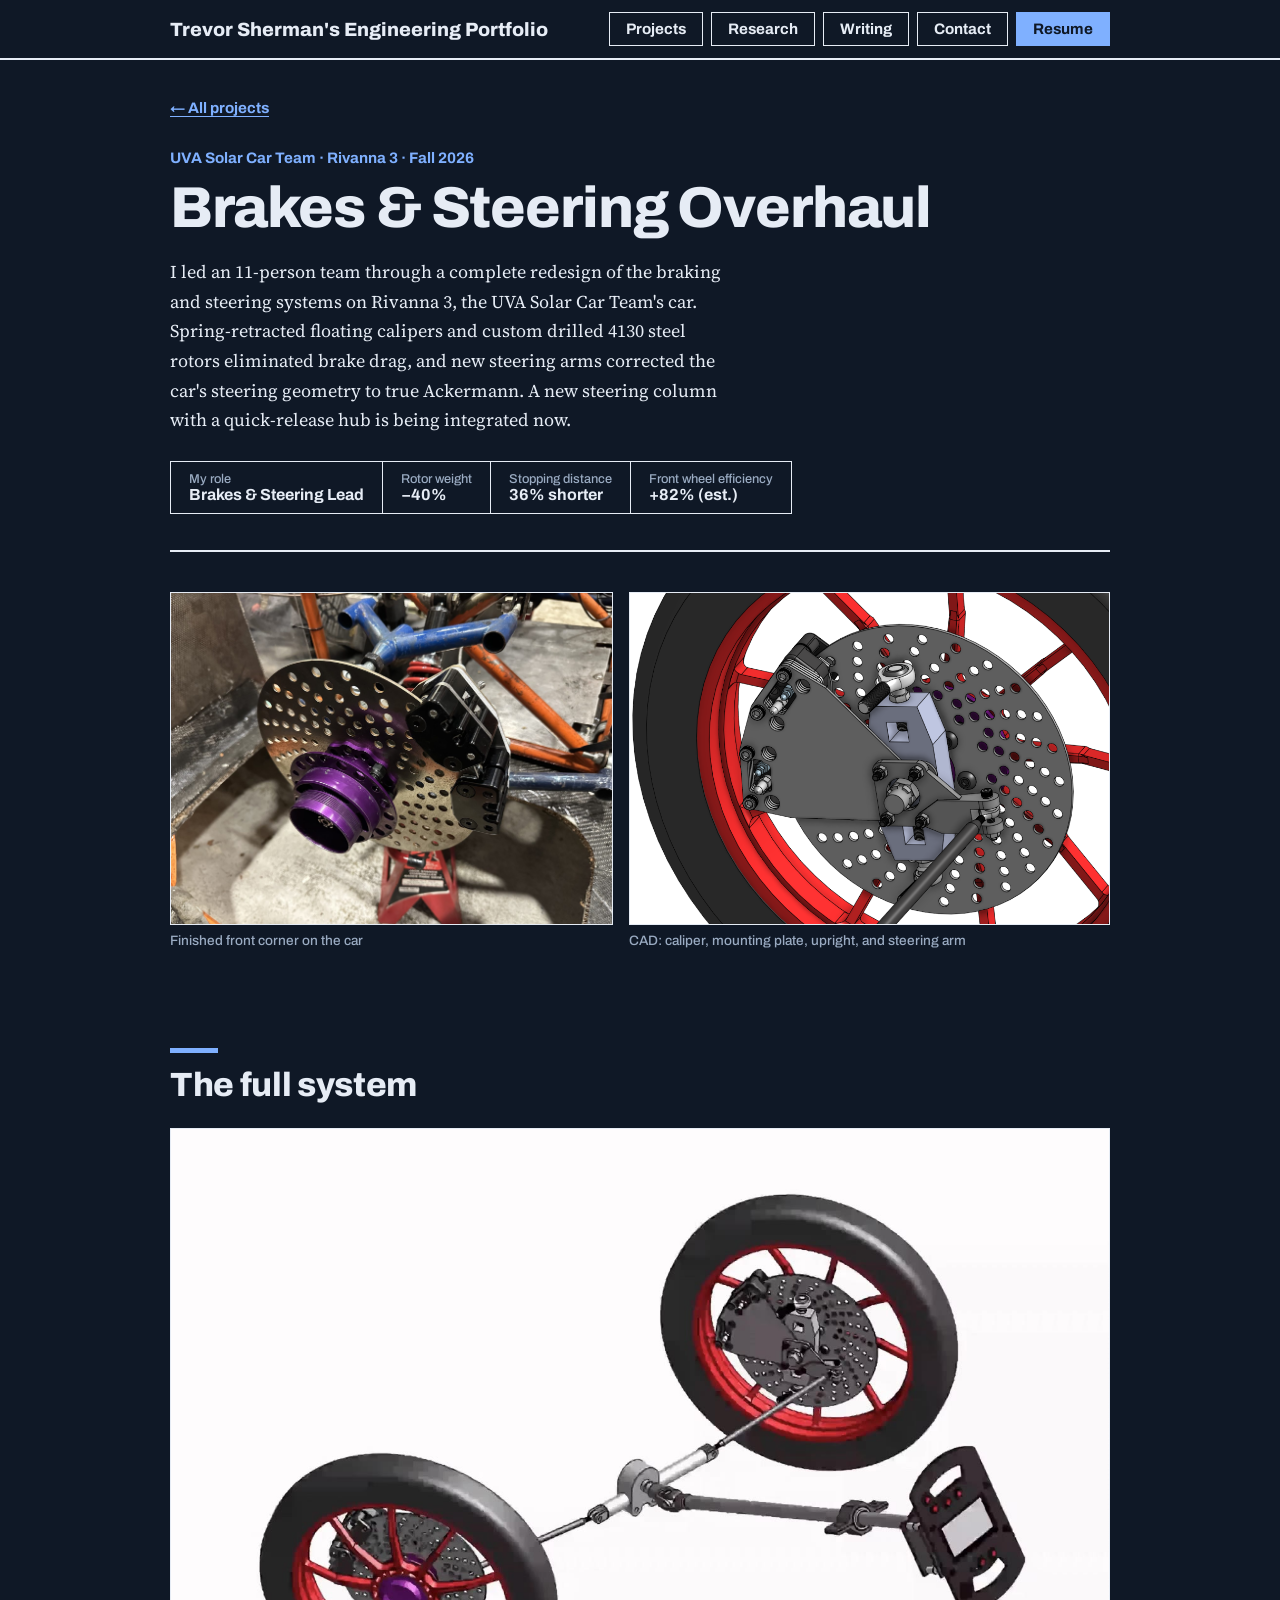
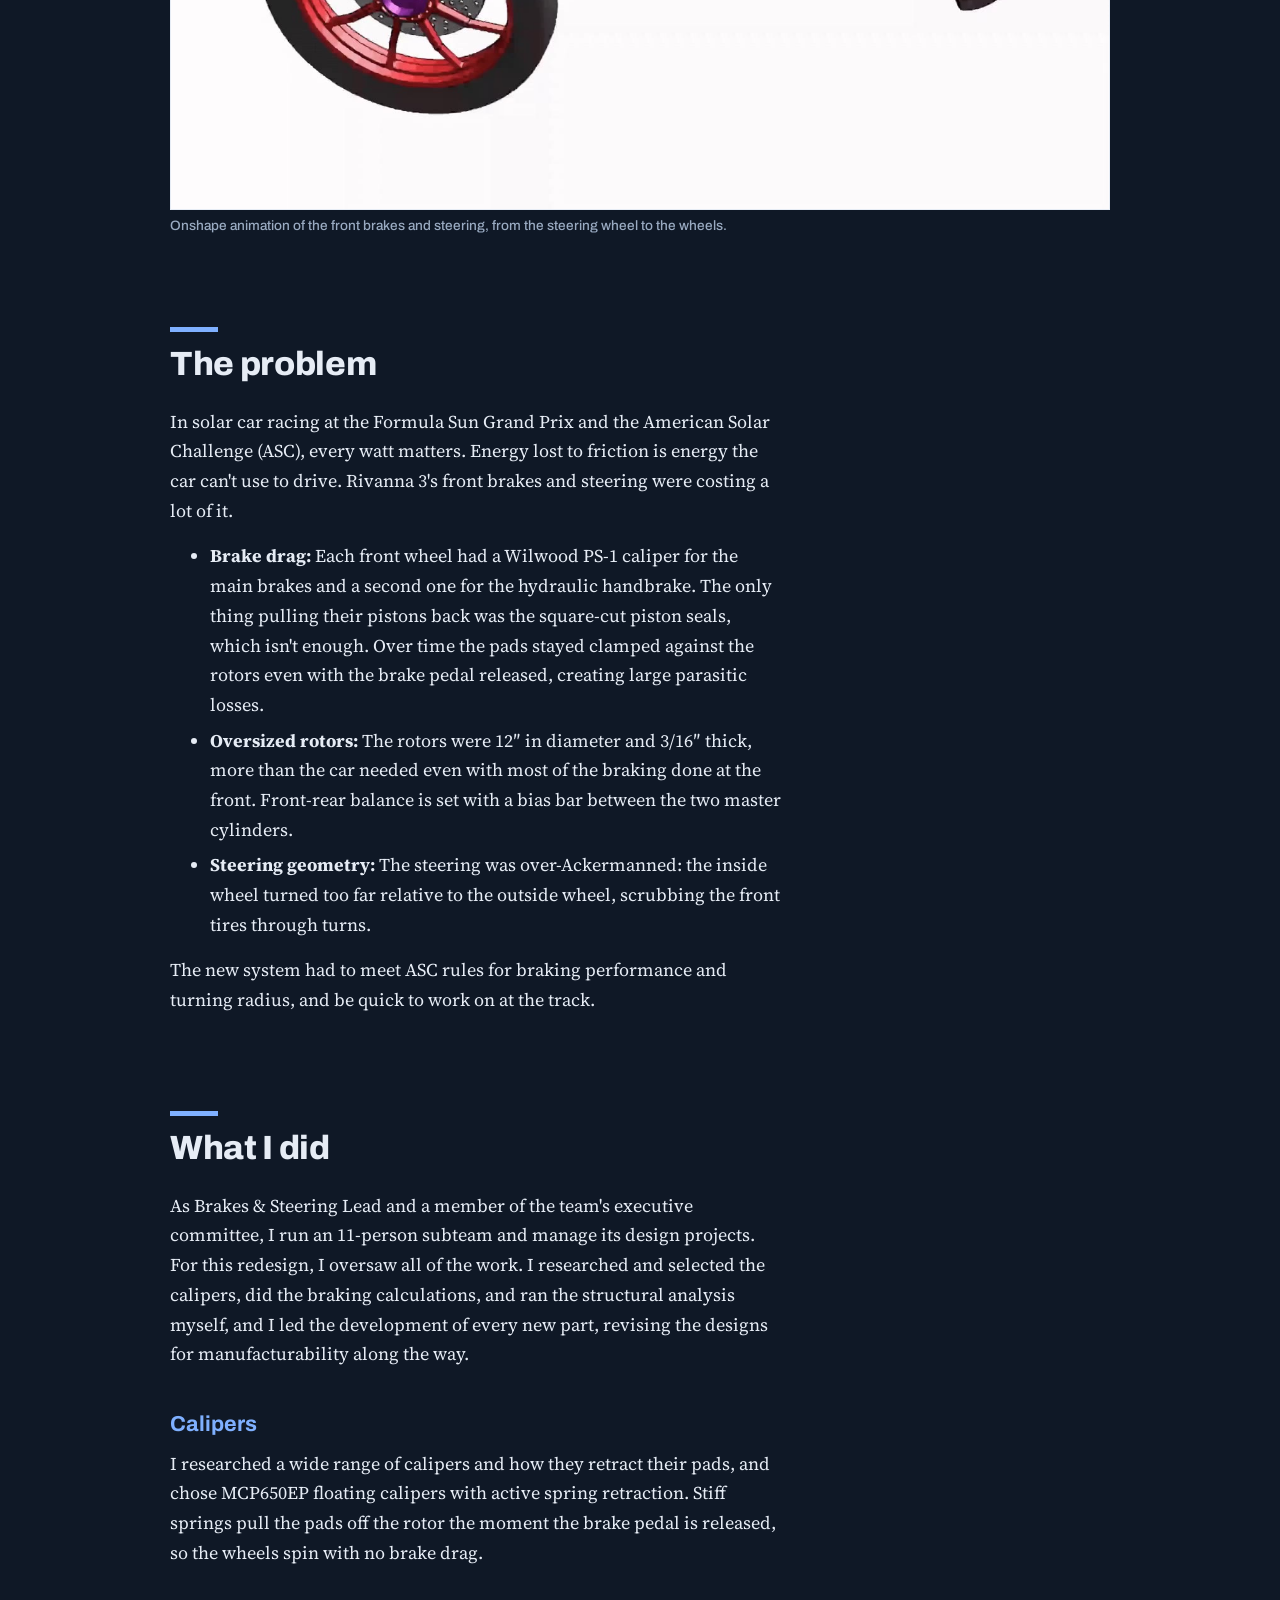
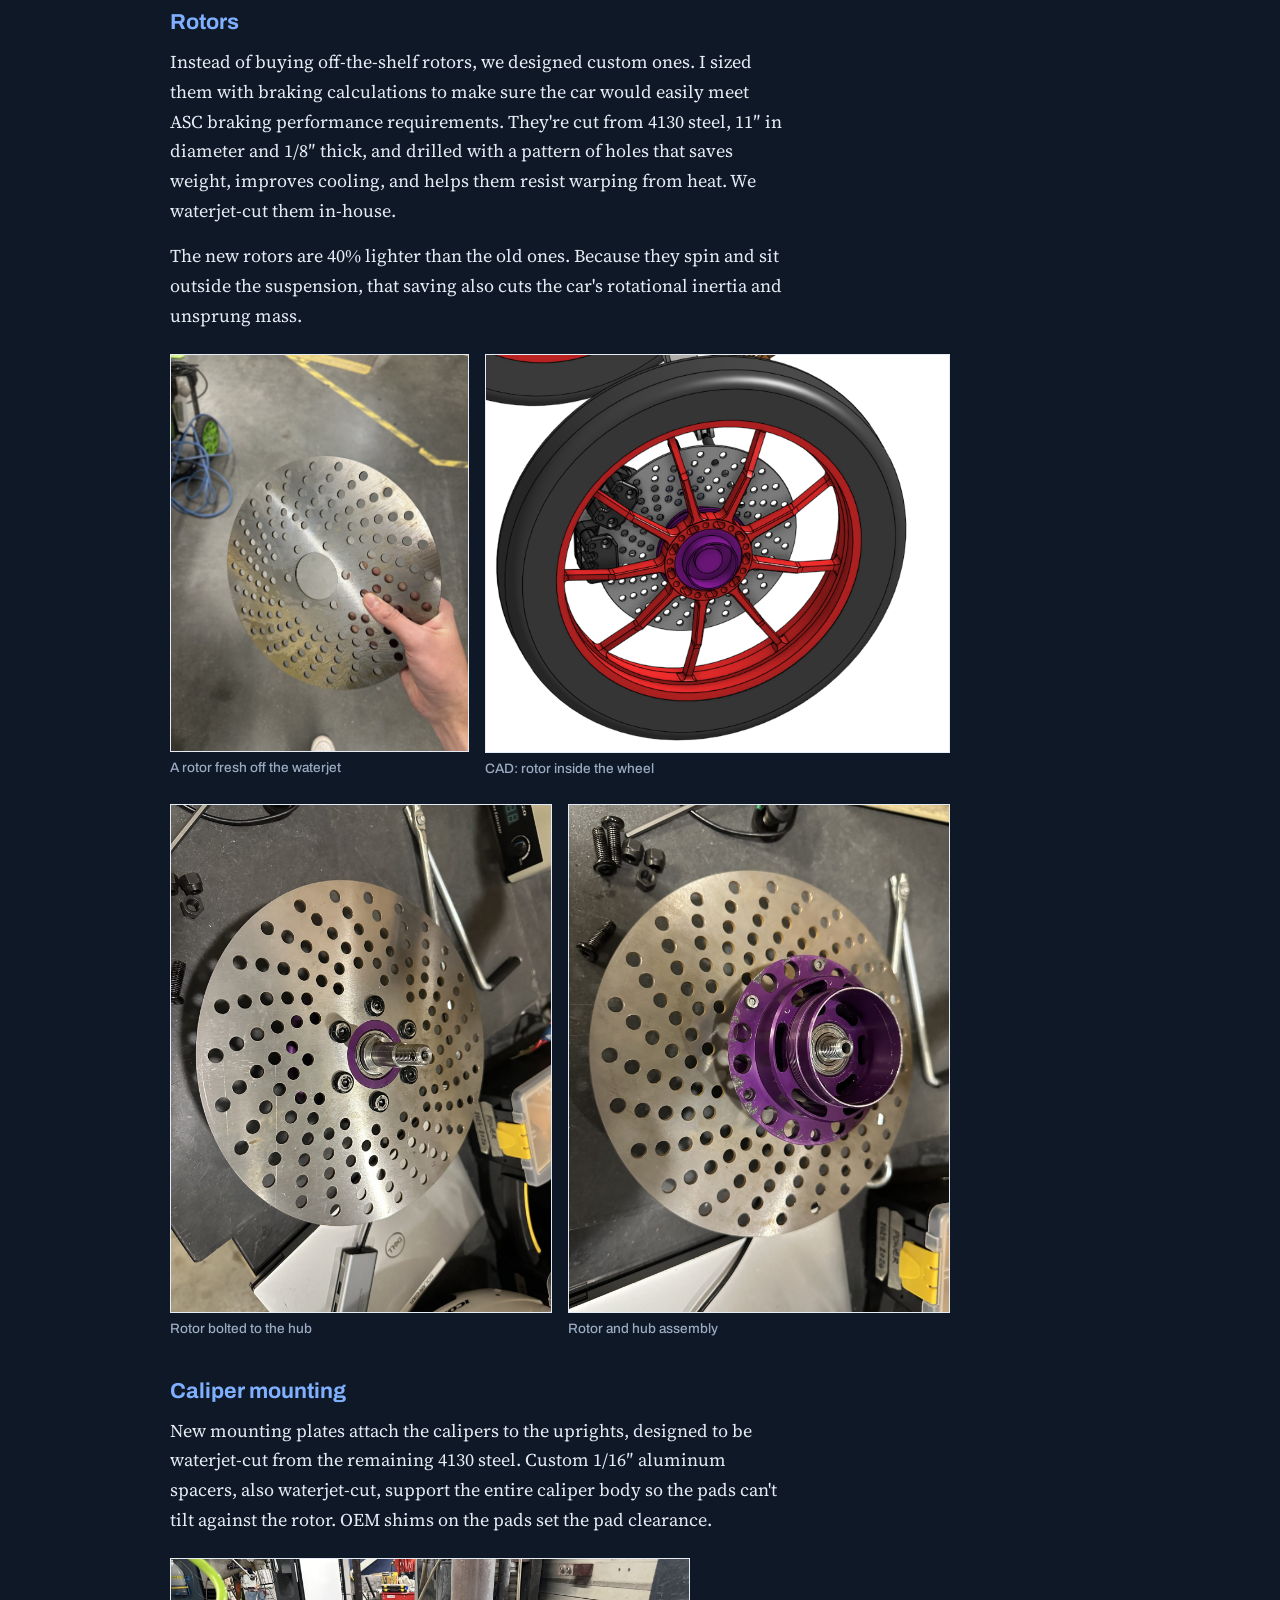
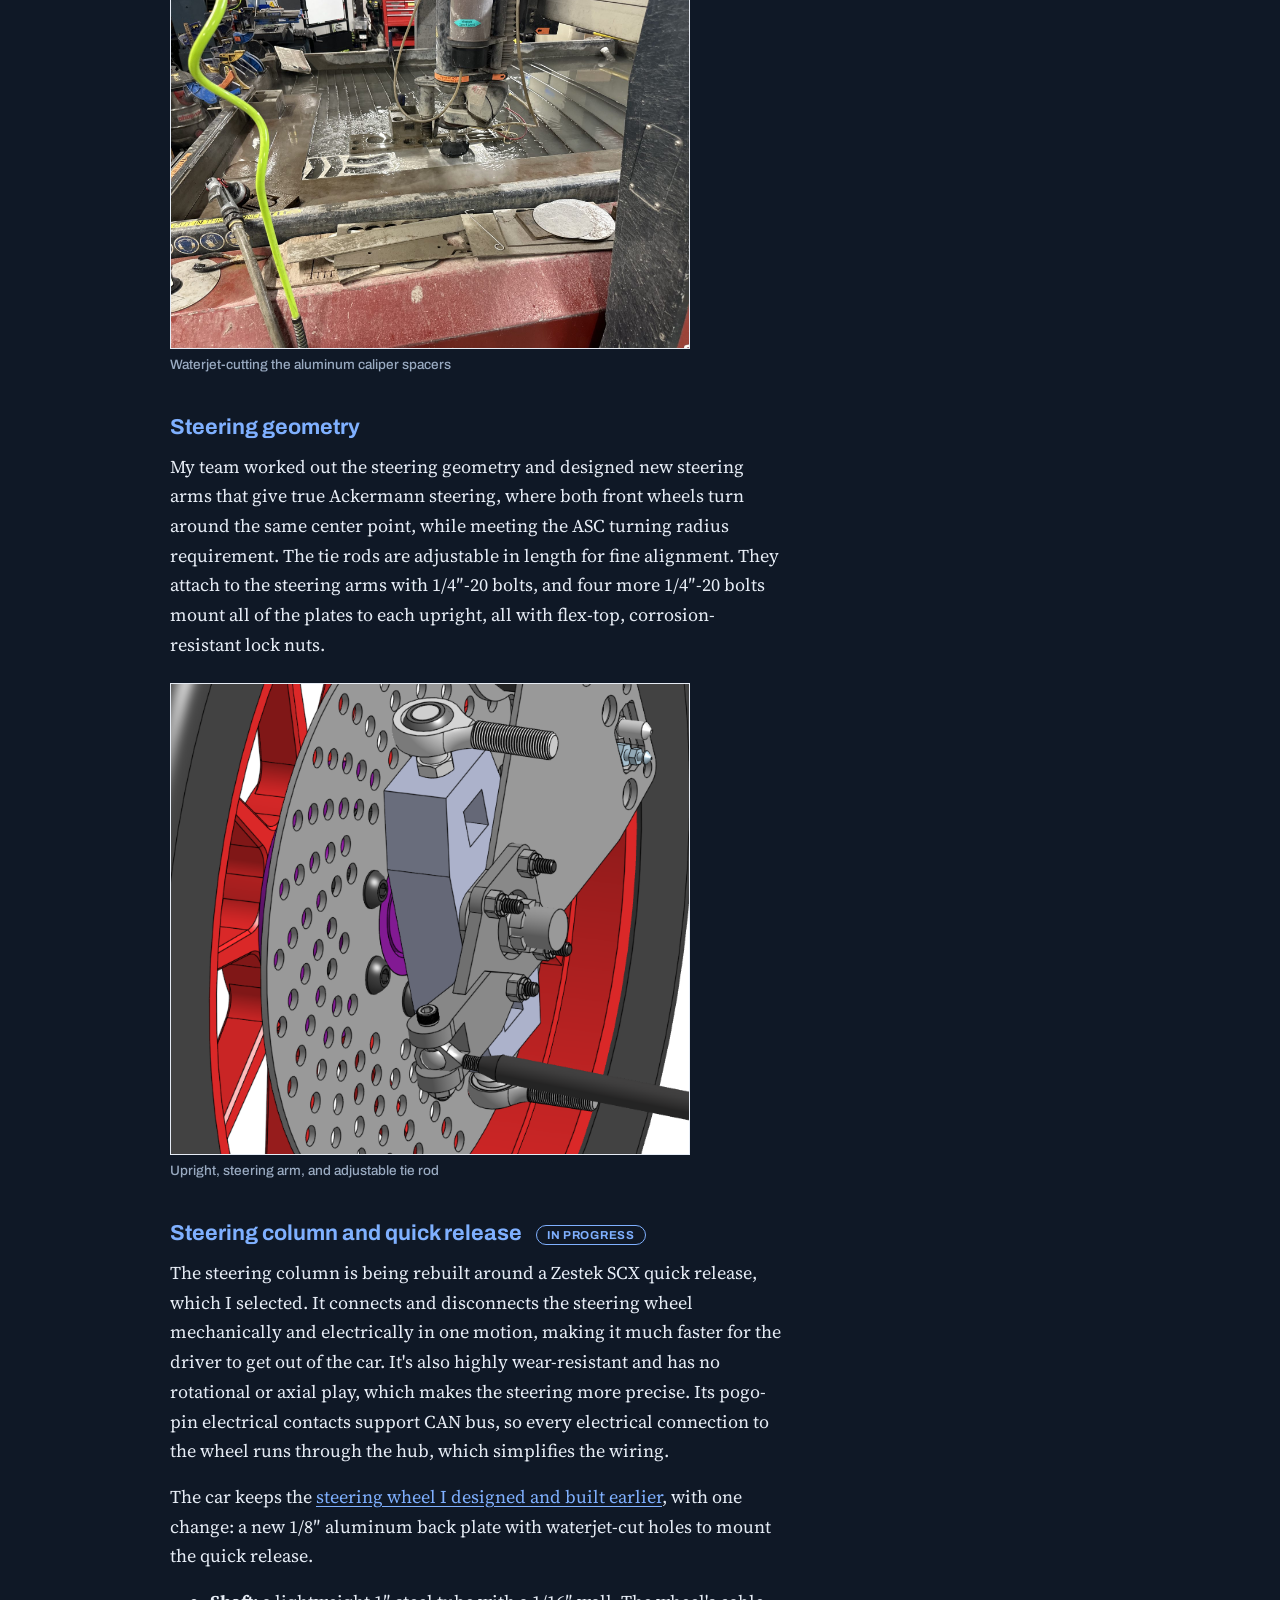
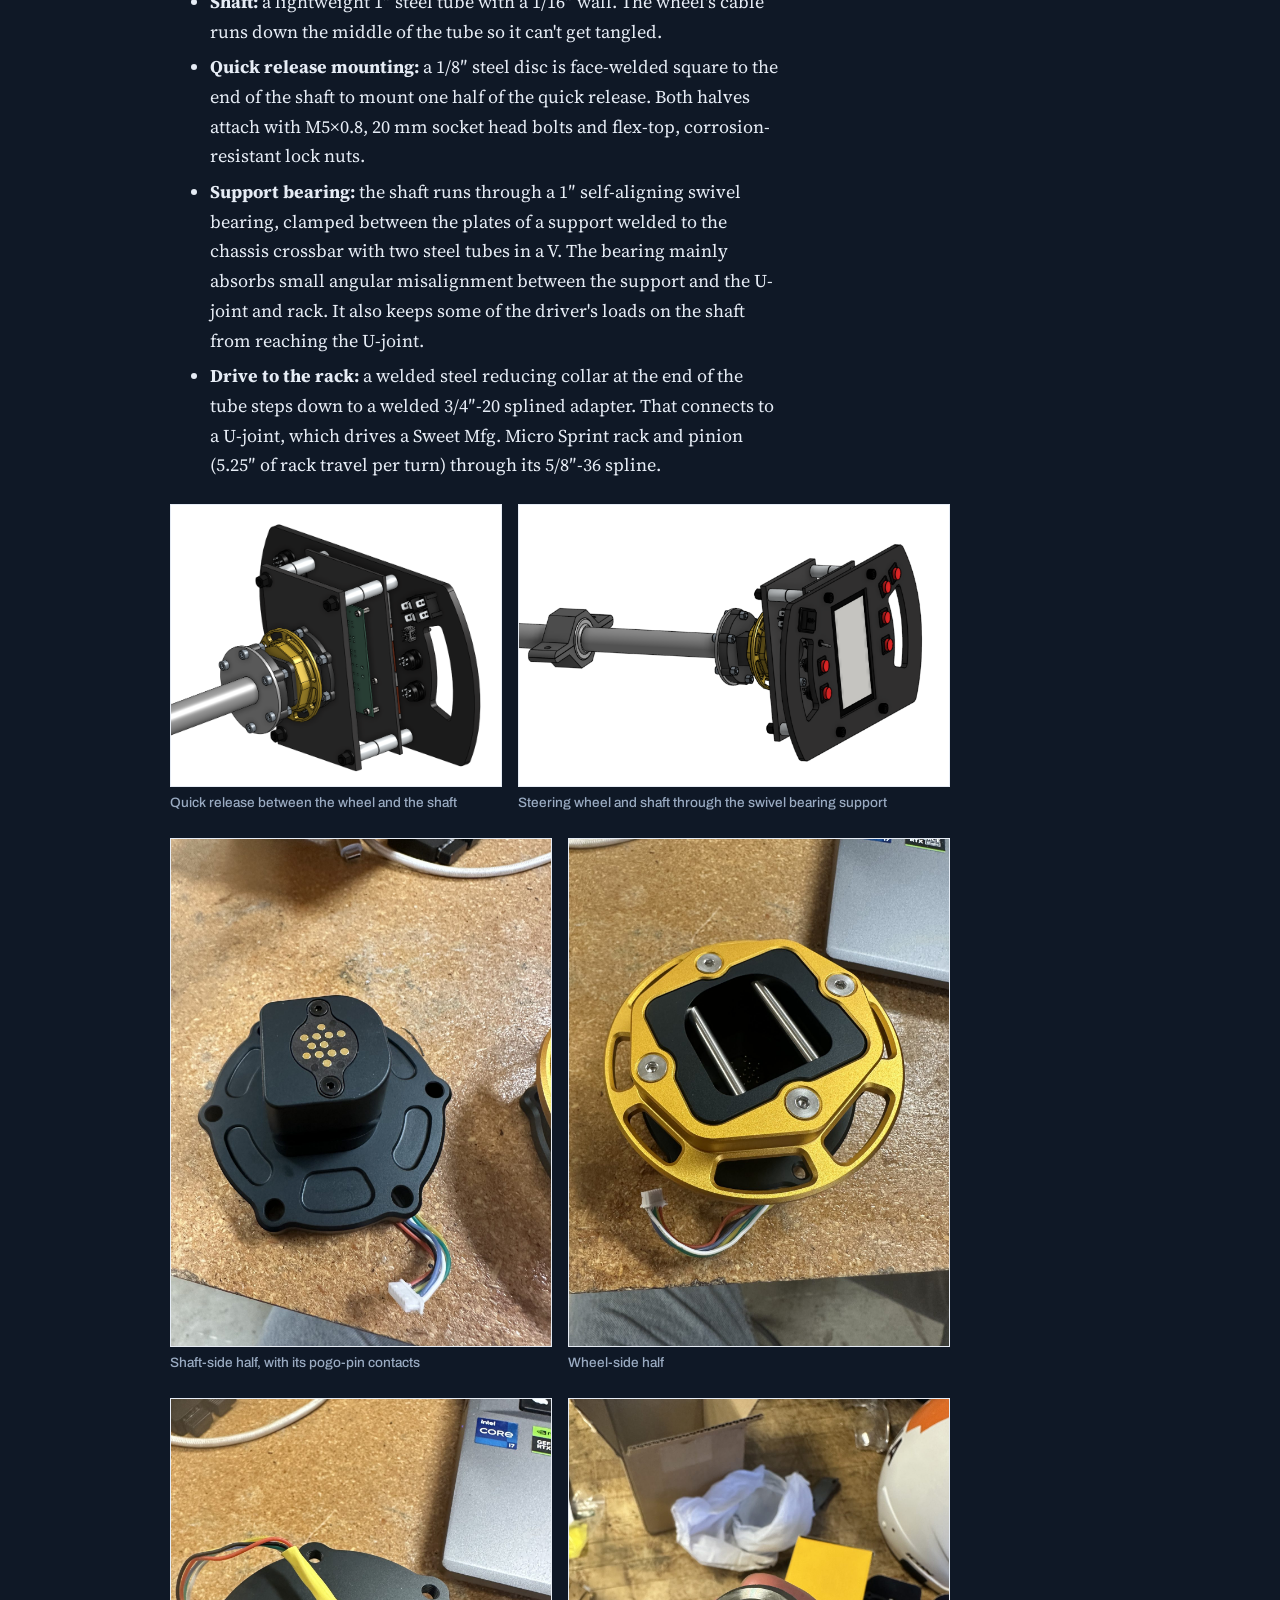
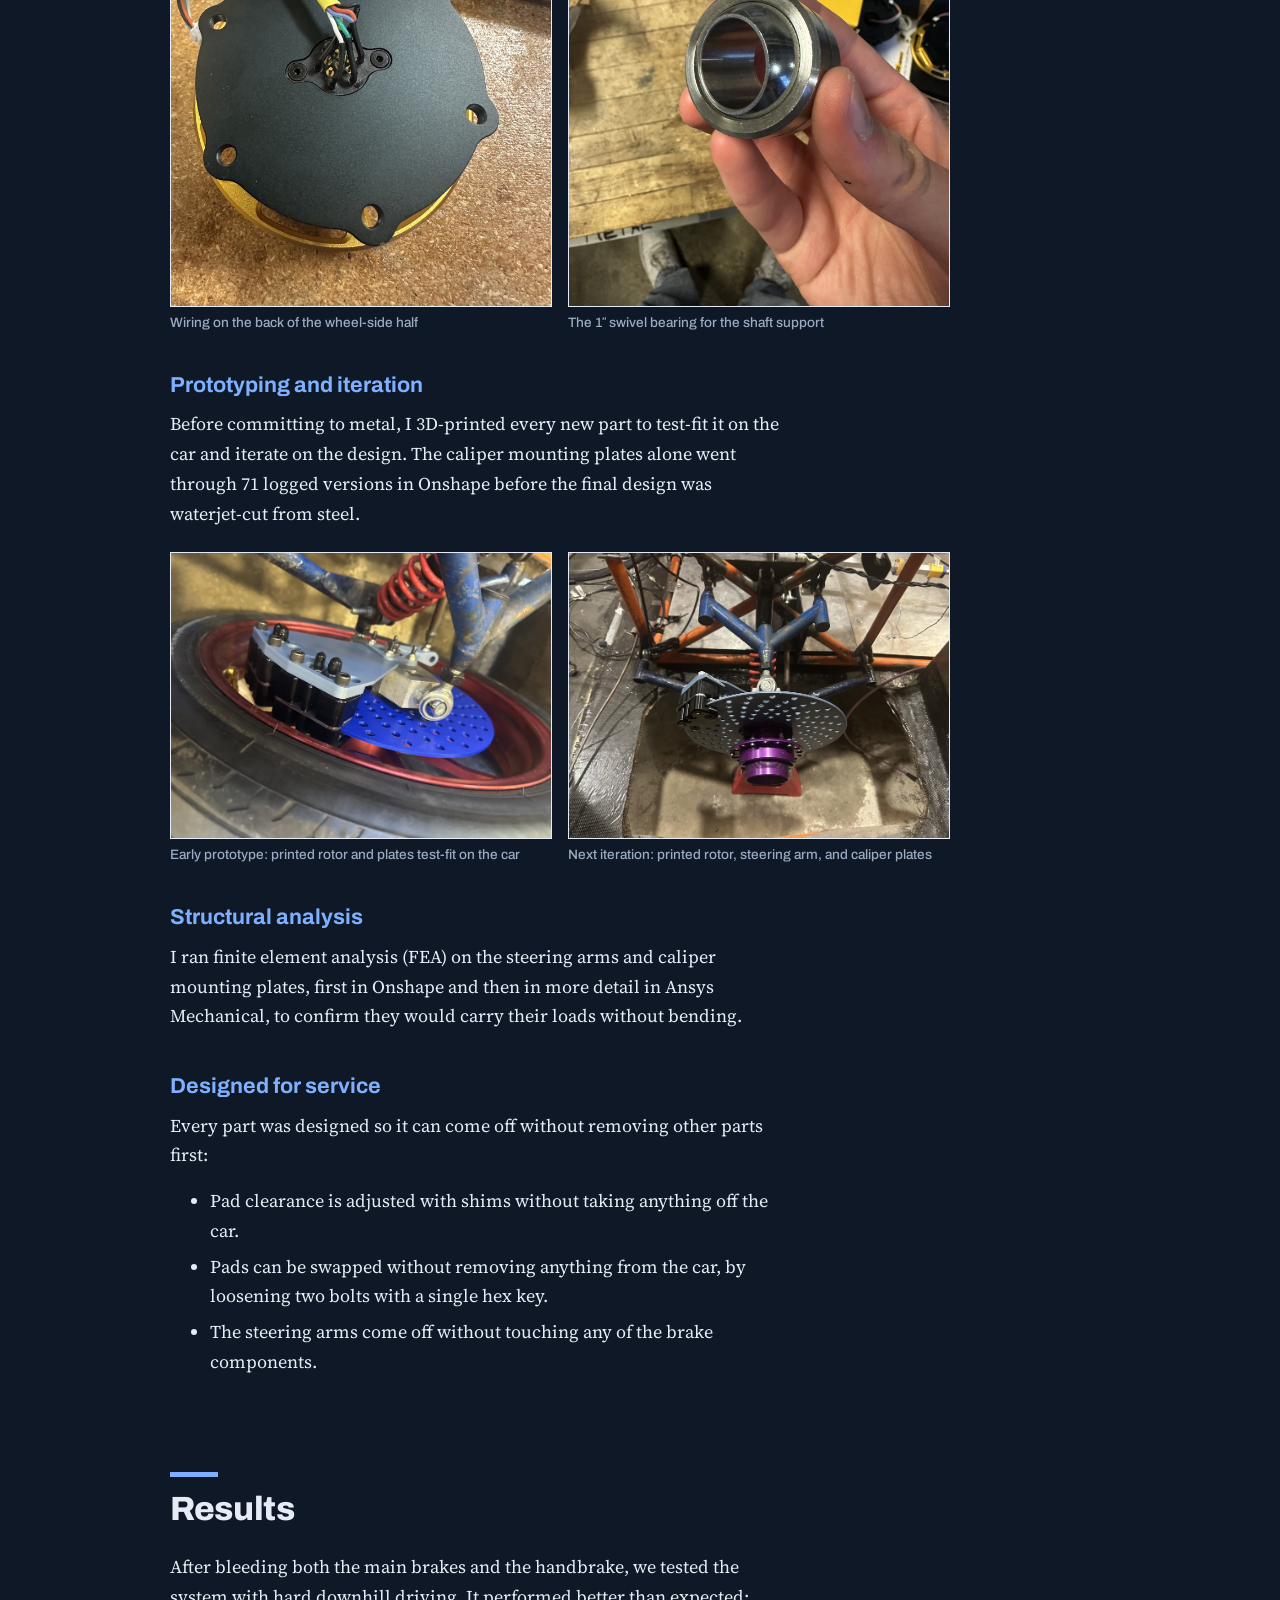
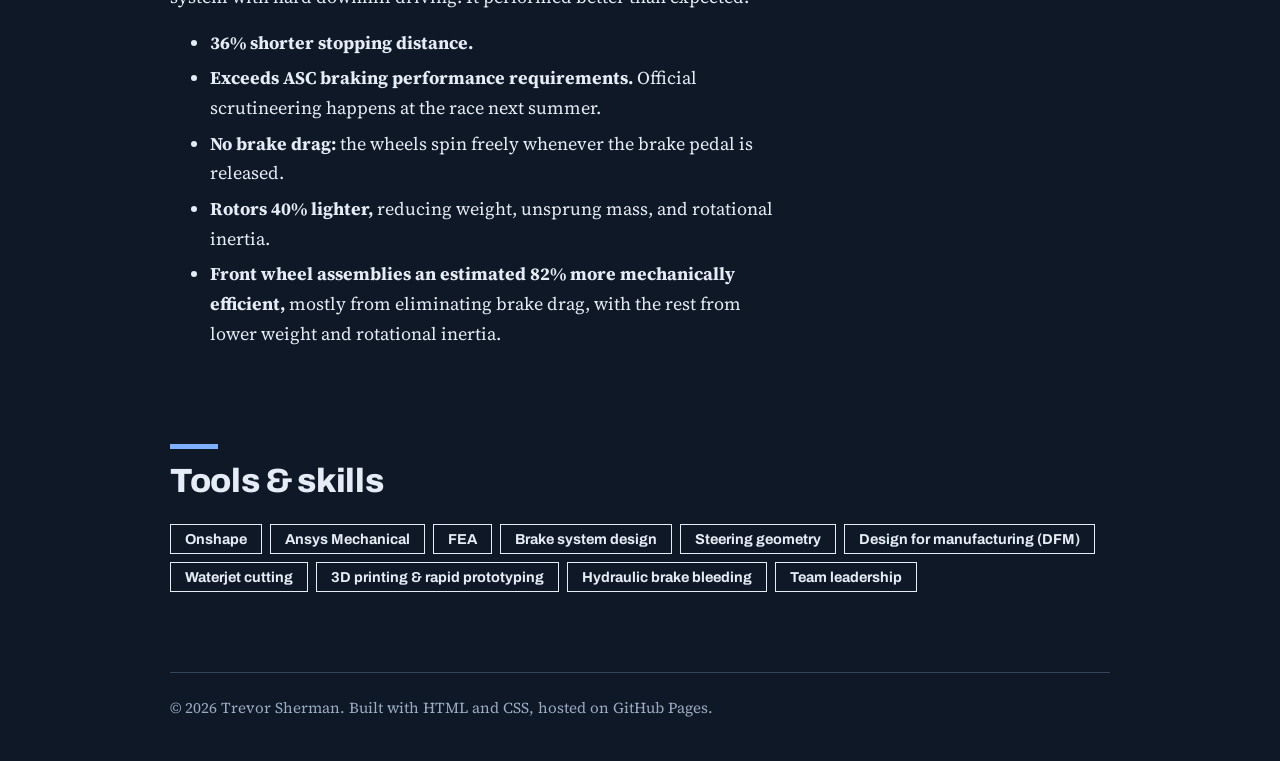
<file: projects/brakes-steering.html>
<!DOCTYPE html>
<html lang="en">
<head>
  <meta charset="UTF-8">
  <meta name="viewport" content="width=device-width, initial-scale=1">
  <title>Brakes &amp; Steering Overhaul | Trevor Sherman</title>
  <meta name="description" content="Redesigned braking and steering for UVA Solar Car Team's Rivanna 3: spring-retracted calipers, custom drilled 4130 steel rotors, and true Ackermann steering arms.">
  <link rel="preconnect" href="https://fonts.googleapis.com">
  <link rel="preconnect" href="https://fonts.gstatic.com" crossorigin>
  <link href="https://fonts.googleapis.com/css2?family=Archivo:wght@500;700;800&family=Source+Serif+4:wght@400;600&display=swap" rel="stylesheet">
  <link rel="stylesheet" href="../css/style.css">
</head>
<body class="project-page">

  <header class="nav">
    <div class="wrap">
      <a class="brand" href="../index.html">Trevor Sherman's Engineering Portfolio</a>
      <nav aria-label="Main">
        <ul>
          <li><a href="../index.html#projects">Projects</a></li>
          <li><a href="../index.html#research">Research</a></li>
          <li><a href="../index.html#writing">Writing</a></li>
          <li><a href="../index.html#contact">Contact</a></li>
          <li><a class="primary" href="../resume.pdf">Resume</a></li>
        </ul>
      </nav>
    </div>
  </header>

  <main class="wrap">
    <a class="back" href="../index.html#projects">&larr; All projects</a>

    <div class="proj-head">
      <div class="kicker">UVA Solar Car Team &middot; Rivanna 3 &middot; Fall 2026</div>
      <h1>Brakes &amp; Steering Overhaul</h1>
      <p class="summary">I led an 11-person team through a complete redesign of the braking and steering systems on Rivanna 3, the UVA Solar Car Team's car. Spring-retracted floating calipers and custom drilled 4130 steel rotors eliminated brake drag, and new steering arms corrected the car's steering geometry to true Ackermann. A new steering column with a quick-release hub is being integrated now.</p>
      <dl class="facts">
        <div><dt>My role</dt><dd>Brakes &amp; Steering Lead</dd></div>
        <div><dt>Rotor weight</dt><dd>&minus;40%</dd></div>
        <div><dt>Stopping distance</dt><dd>36% shorter</dd></div>
        <div><dt>Front wheel efficiency</dt><dd>+82% (est.)</dd></div>
      </dl>
    </div>

    <div class="photos hero-photos">
        <figure style="flex:1.333"><a href="../images/brakes-steering/photo-finished-corner.jpg"><img src="../images/brakes-steering/photo-finished-corner.jpg" width="1800" height="1350" alt="Finished front corner on the car: drilled steel rotor, spring-retracted caliper on its mounting plate, and hub"></a><figcaption>Finished front corner on the car</figcaption></figure>
        <figure style="flex:1.445"><a href="../images/brakes-steering/cad-corner.png"><img src="../images/brakes-steering/cad-corner.png" width="909" height="629" alt="CAD close-up of the front corner: caliper, mounting plate, upright, steering arm, tie rod, and drilled rotor"></a><figcaption>CAD: caliper, mounting plate, upright, and steering arm</figcaption></figure>
      </div>

    <section>
      <h2>The full system</h2>
      <video class="anim" src="../images/brakes-steering/system-animation.mp4" poster="../images/brakes-steering/system-animation-poster.jpg" autoplay muted loop playsinline preload="metadata" aria-label="Onshape animation of the front brakes and steering system, from the steering wheel through the rack and pinion to the front wheels"></video>
      <p class="viewer-hint">Onshape animation of the front brakes and steering, from the steering wheel to the wheels.</p>
    </section>

    <section class="prose">
      <h2>The problem</h2>
      <p>In solar car racing at the Formula Sun Grand Prix and the American Solar Challenge (ASC), every watt matters. Energy lost to friction is energy the car can't use to drive. Rivanna 3's front brakes and steering were costing a lot of it.</p>
      <ul>
        <li><strong>Brake drag:</strong> Each front wheel had a Wilwood PS-1 caliper for the main brakes and a second one for the hydraulic handbrake. The only thing pulling their pistons back was the square-cut piston seals, which isn't enough. Over time the pads stayed clamped against the rotors even with the brake pedal released, creating large parasitic losses.</li>
        <li><strong>Oversized rotors:</strong> The rotors were 12&Prime; in diameter and 3/16&Prime; thick, more than the car needed even with most of the braking done at the front. Front-rear balance is set with a bias bar between the two master cylinders.</li>
        <li><strong>Steering geometry:</strong> The steering was over-Ackermanned: the inside wheel turned too far relative to the outside wheel, scrubbing the front tires through turns.</li>
      </ul>
      <p>The new system had to meet ASC rules for braking performance and turning radius, and be quick to work on at the track.</p>
    </section>

    <section class="prose">
      <h2>What I did</h2>
      <p>As Brakes &amp; Steering Lead and a member of the team's executive committee, I run an 11-person subteam and manage its design projects. For this redesign, I oversaw all of the work. I researched and selected the calipers, did the braking calculations, and ran the structural analysis myself, and I led the development of every new part, revising the designs for manufacturability along the way.</p>

      <h3>Calipers</h3>
      <p>I researched a wide range of calipers and how they retract their pads, and chose MCP650EP floating calipers with active spring retraction. Stiff springs pull the pads off the rotor the moment the brake pedal is released, so the wheels spin with no brake drag.</p>

      <h3>Rotors</h3>
      <p>Instead of buying off-the-shelf rotors, we designed custom ones. I sized them with braking calculations to make sure the car would easily meet ASC braking performance requirements. They're cut from 4130 steel, 11&Prime; in diameter and 1/8&Prime; thick, and drilled with a pattern of holes that saves weight, improves cooling, and helps them resist warping from heat. We waterjet-cut them in-house.</p>
      <p>The new rotors are 40% lighter than the old ones. Because they spin and sit outside the suspension, that saving also cuts the car's rotational inertia and unsprung mass.</p>
      <div class="photos">
        <figure style="flex:0.750"><a href="../images/brakes-steering/photo-rotor-waterjet.jpg"><img src="../images/brakes-steering/photo-rotor-waterjet.jpg" width="1350" height="1800" alt="A drilled 4130 steel rotor fresh off the waterjet, held in hand" loading="lazy"></a><figcaption>A rotor fresh off the waterjet</figcaption></figure>
        <figure style="flex:1.166"><a href="../images/brakes-steering/cad-wheel-outside.png"><img src="../images/brakes-steering/cad-wheel-outside.png" width="666" height="571" alt="CAD render of the front wheel with the drilled rotor and caliper behind the spokes" loading="lazy"></a><figcaption>CAD: rotor inside the wheel</figcaption></figure>
      </div>
      <div class="photos">
        <figure style="flex:0.750"><a href="../images/brakes-steering/photo-rotor-hub.jpg"><img src="../images/brakes-steering/photo-rotor-hub.jpg" width="1350" height="1800" alt="Steel rotor bolted to the hub" loading="lazy"></a><figcaption>Rotor bolted to the hub</figcaption></figure>
        <figure style="flex:0.750"><a href="../images/brakes-steering/photo-rotor-hub-assembled.jpg"><img src="../images/brakes-steering/photo-rotor-hub-assembled.jpg" width="1350" height="1800" alt="Steel rotor mounted on the purple wheel hub" loading="lazy"></a><figcaption>Rotor and hub assembly</figcaption></figure>
      </div>

      <h3>Caliper mounting</h3>
      <p>New mounting plates attach the calipers to the uprights, designed to be waterjet-cut from the remaining 4130 steel. Custom 1/16&Prime; aluminum spacers, also waterjet-cut, support the entire caliper body so the pads can't tilt against the rotor. OEM shims on the pads set the pad clearance.</p>
      <div class="photos narrow">
        <figure style="flex:1.333"><a href="../images/brakes-steering/photo-waterjet-spacers.jpg"><img src="../images/brakes-steering/photo-waterjet-spacers.jpg" width="1800" height="1350" alt="Waterjet cutter cutting aluminum caliper spacers" loading="lazy"></a><figcaption>Waterjet-cutting the aluminum caliper spacers</figcaption></figure>
      </div>

      <h3>Steering geometry</h3>
      <p>My team worked out the steering geometry and designed new steering arms that give true Ackermann steering, where both front wheels turn around the same center point, while meeting the ASC turning radius requirement. The tie rods are adjustable in length for fine alignment. They attach to the steering arms with 1/4&Prime;-20 bolts, and four more 1/4&Prime;-20 bolts mount all of the plates to each upright, all with flex-top, corrosion-resistant lock nuts.</p>
      <div class="photos narrow">
        <figure style="flex:1.102"><a href="../images/brakes-steering/cad-upright-closeup.png"><img src="../images/brakes-steering/cad-upright-closeup.png" width="711" height="645" alt="CAD close-up of the upright, steering arm, and tie rod end" loading="lazy"></a><figcaption>Upright, steering arm, and adjustable tie rod</figcaption></figure>
      </div>

      <h3>Steering column and quick release <span class="status">In progress</span></h3>
      <p>The steering column is being rebuilt around a Zestek SCX quick release, which I selected. It connects and disconnects the steering wheel mechanically and electrically in one motion, making it much faster for the driver to get out of the car. It's also highly wear-resistant and has no rotational or axial play, which makes the steering more precise. Its pogo-pin electrical contacts support CAN bus, so every electrical connection to the wheel runs through the hub, which simplifies the wiring.</p>
      <p>The car keeps the <a href="steering-wheel.html">steering wheel I designed and built earlier</a>, with one change: a new 1/8&Prime; aluminum back plate with waterjet-cut holes to mount the quick release.</p>
      <ul>
        <li><strong>Shaft:</strong> a lightweight 1&Prime; steel tube with a 1/16&Prime; wall. The wheel's cable runs down the middle of the tube so it can't get tangled.</li>
        <li><strong>Quick release mounting:</strong> a 1/8&Prime; steel disc is face-welded square to the end of the shaft to mount one half of the quick release. Both halves attach with M5&times;0.8, 20&nbsp;mm socket head bolts and flex-top, corrosion-resistant lock nuts.</li>
        <li><strong>Support bearing:</strong> the shaft runs through a 1&Prime; self-aligning swivel bearing, clamped between the plates of a support welded to the chassis crossbar with two steel tubes in a V. The bearing mainly absorbs small angular misalignment between the support and the U-joint and rack. It also keeps some of the driver's loads on the shaft from reaching the U-joint.</li>
        <li><strong>Drive to the rack:</strong> a welded steel reducing collar at the end of the tube steps down to a welded 3/4&Prime;-20 splined adapter. That connects to a U-joint, which drives a Sweet Mfg. Micro Sprint rack and pinion (5.25&Prime; of rack travel per turn) through its 5/8&Prime;-36 spline.</li>
      </ul>
      <div class="photos">
        <figure style="flex:1.173"><a href="../images/brakes-steering/cad-quick-release.png"><img src="../images/brakes-steering/cad-quick-release.png" width="888" height="757" alt="CAD of the quick release mounted between the steering wheel back plate and the steering shaft" loading="lazy"></a><figcaption>Quick release between the wheel and the shaft</figcaption></figure>
        <figure style="flex:1.529"><a href="../images/brakes-steering/cad-steering-column.png"><img src="../images/brakes-steering/cad-steering-column.png" width="688" height="450" alt="CAD of the steering wheel and shaft running through the swivel bearing in its clamped support" loading="lazy"></a><figcaption>Steering wheel and shaft through the swivel bearing support</figcaption></figure>
      </div>
      <div class="photos">
        <figure style="flex:0.750"><a href="../images/brakes-steering/photo-qr-pogo.jpg"><img src="../images/brakes-steering/photo-qr-pogo.jpg" width="1350" height="1800" alt="Shaft-side quick release half with gold pogo-pin electrical contacts" loading="lazy"></a><figcaption>Shaft-side half, with its pogo-pin contacts</figcaption></figure>
        <figure style="flex:0.750"><a href="../images/brakes-steering/photo-qr-gold.jpg"><img src="../images/brakes-steering/photo-qr-gold.jpg" width="1350" height="1800" alt="Wheel-side quick release half in black and gold, with its locking pins" loading="lazy"></a><figcaption>Wheel-side half</figcaption></figure>
      </div>
      <div class="photos">
        <figure style="flex:0.750"><a href="../images/brakes-steering/photo-qr-back.jpg"><img src="../images/brakes-steering/photo-qr-back.jpg" width="1350" height="1800" alt="Back of the wheel-side quick release half showing its wiring" loading="lazy"></a><figcaption>Wiring on the back of the wheel-side half</figcaption></figure>
        <figure style="flex:0.750"><a href="../images/brakes-steering/photo-swivel-bearing.jpg"><img src="../images/brakes-steering/photo-swivel-bearing.jpg" width="1350" height="1800" alt="The 1-inch swivel bearing held in hand" loading="lazy"></a><figcaption>The 1&Prime; swivel bearing for the shaft support</figcaption></figure>
      </div>

      <h3>Prototyping and iteration</h3>
      <p>Before committing to metal, I 3D-printed every new part to test-fit it on the car and iterate on the design. The caliper mounting plates alone went through 71 logged versions in Onshape before the final design was waterjet-cut from steel.</p>
      <div class="photos">
        <figure style="flex:1.333"><a href="../images/brakes-steering/photo-prototype-v1.jpg"><img src="../images/brakes-steering/photo-prototype-v1.jpg" width="1800" height="1350" alt="Early 3D-printed rotor in bright blue with printed mounting plates, test-fit on the car" loading="lazy"></a><figcaption>Early prototype: printed rotor and plates test-fit on the car</figcaption></figure>
        <figure style="flex:1.333"><a href="../images/brakes-steering/photo-prototype-v2.jpg"><img src="../images/brakes-steering/photo-prototype-v2.jpg" width="1800" height="1350" alt="Later 3D-printed rotor, steering arm, and caliper plates in gray-blue, test-fit on the car with the caliper" loading="lazy"></a><figcaption>Next iteration: printed rotor, steering arm, and caliper plates</figcaption></figure>
      </div>

      <h3>Structural analysis</h3>
      <p>I ran finite element analysis (FEA) on the steering arms and caliper mounting plates, first in Onshape and then in more detail in Ansys Mechanical, to confirm they would carry their loads without bending.</p>

      <h3>Designed for service</h3>
      <p>Every part was designed so it can come off without removing other parts first:</p>
      <ul>
        <li>Pad clearance is adjusted with shims without taking anything off the car.</li>
        <li>Pads can be swapped without removing anything from the car, by loosening two bolts with a single hex key.</li>
        <li>The steering arms come off without touching any of the brake components.</li>
      </ul>
    </section>

    <section class="prose">
      <h2>Results</h2>
      <p>After bleeding both the main brakes and the handbrake, we tested the system with hard downhill driving. It performed better than expected:</p>
      <ul>
        <li><strong>36% shorter stopping distance.</strong></li>
        <li><strong>Exceeds ASC braking performance requirements.</strong> Official scrutineering happens at the race next summer.</li>
        <li><strong>No brake drag:</strong> the wheels spin freely whenever the brake pedal is released.</li>
        <li><strong>Rotors 40% lighter,</strong> reducing weight, unsprung mass, and rotational inertia.</li>
        <li><strong>Front wheel assemblies an estimated 82% more mechanically efficient,</strong> mostly from eliminating brake drag, with the rest from lower weight and rotational inertia.</li>
      </ul>
    </section>

    <section>
      <h2>Tools &amp; skills</h2>
      <ul class="tags">
        <li>Onshape</li>
        <li>Ansys Mechanical</li>
        <li>FEA</li>
        <li>Brake system design</li>
        <li>Steering geometry</li>
        <li>Design for manufacturing (DFM)</li>
        <li>Waterjet cutting</li>
        <li>3D printing &amp; rapid prototyping</li>
        <li>Hydraulic brake bleeding</li>
        <li>Team leadership</li>
      </ul>
    </section>

    <footer>&copy; 2026 Trevor Sherman. Built with HTML and CSS, hosted on GitHub Pages.</footer>
  </main>
</body>
</html>
</file>
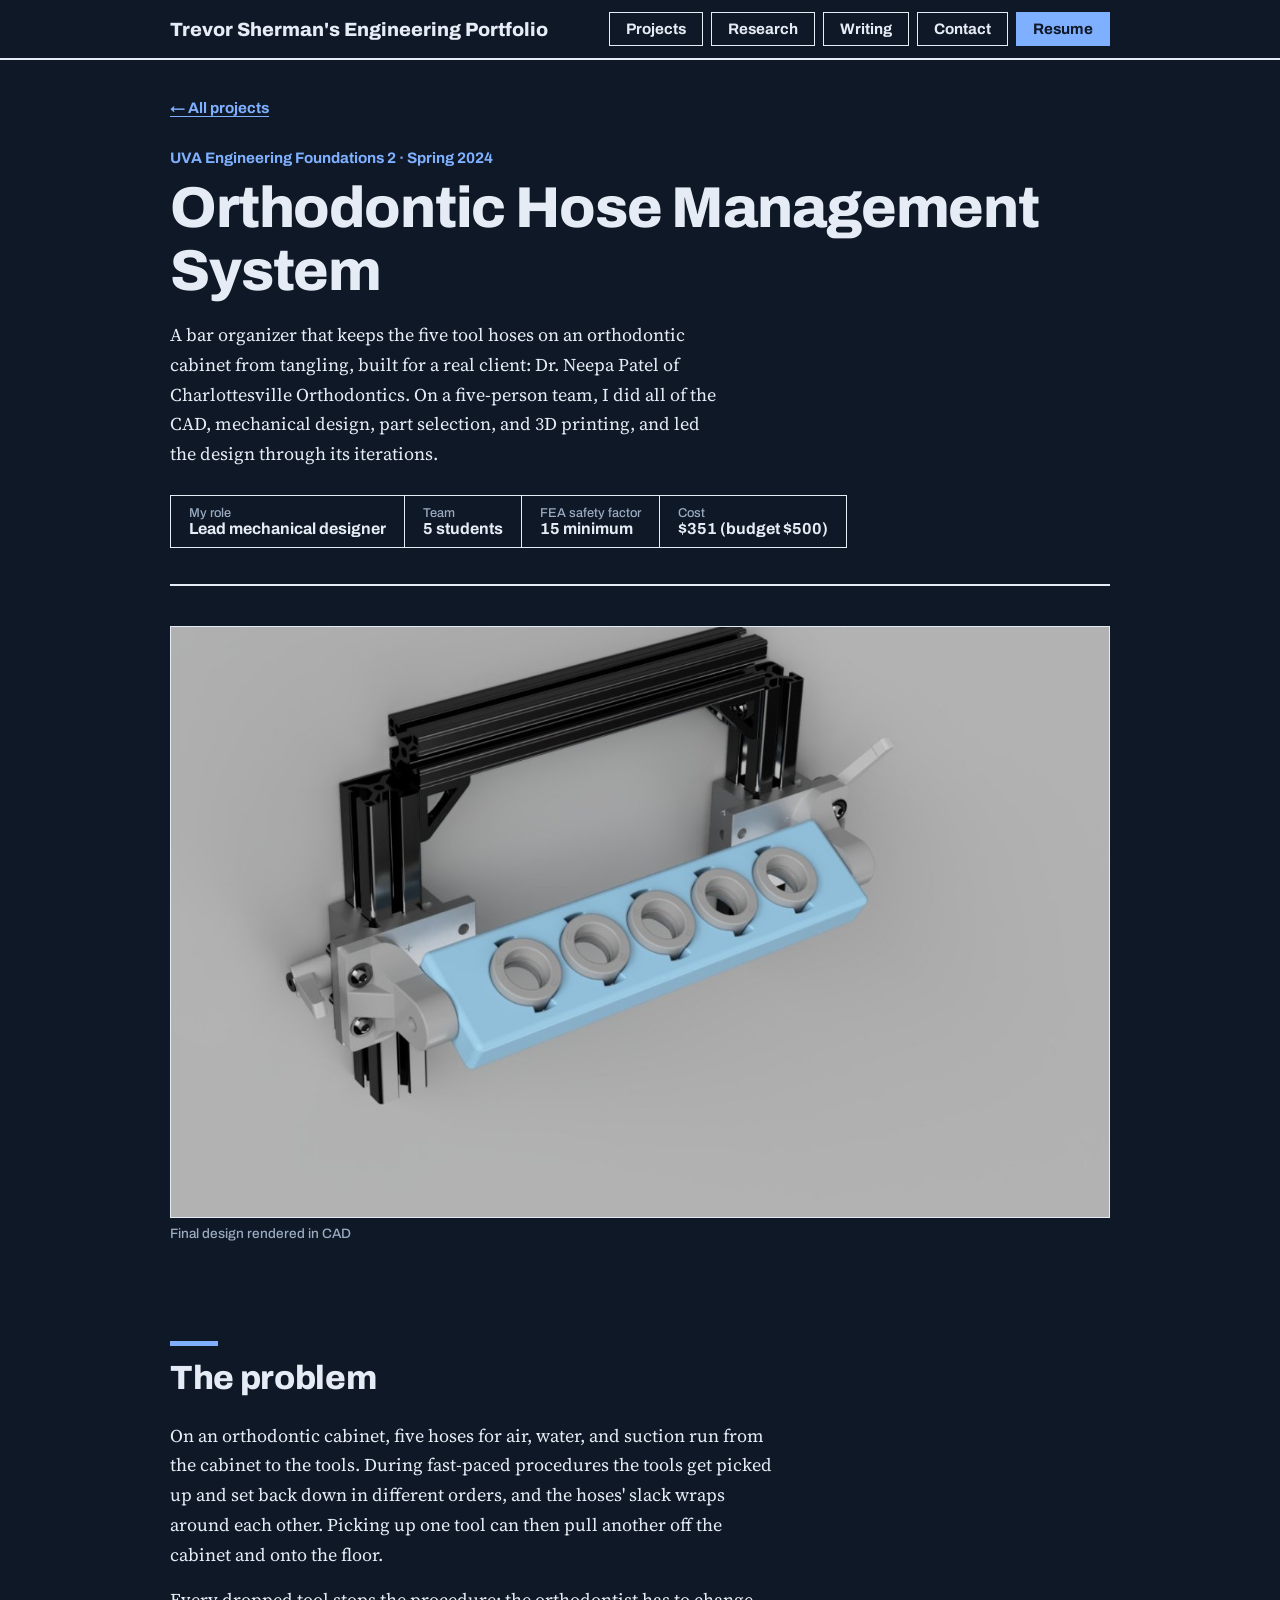
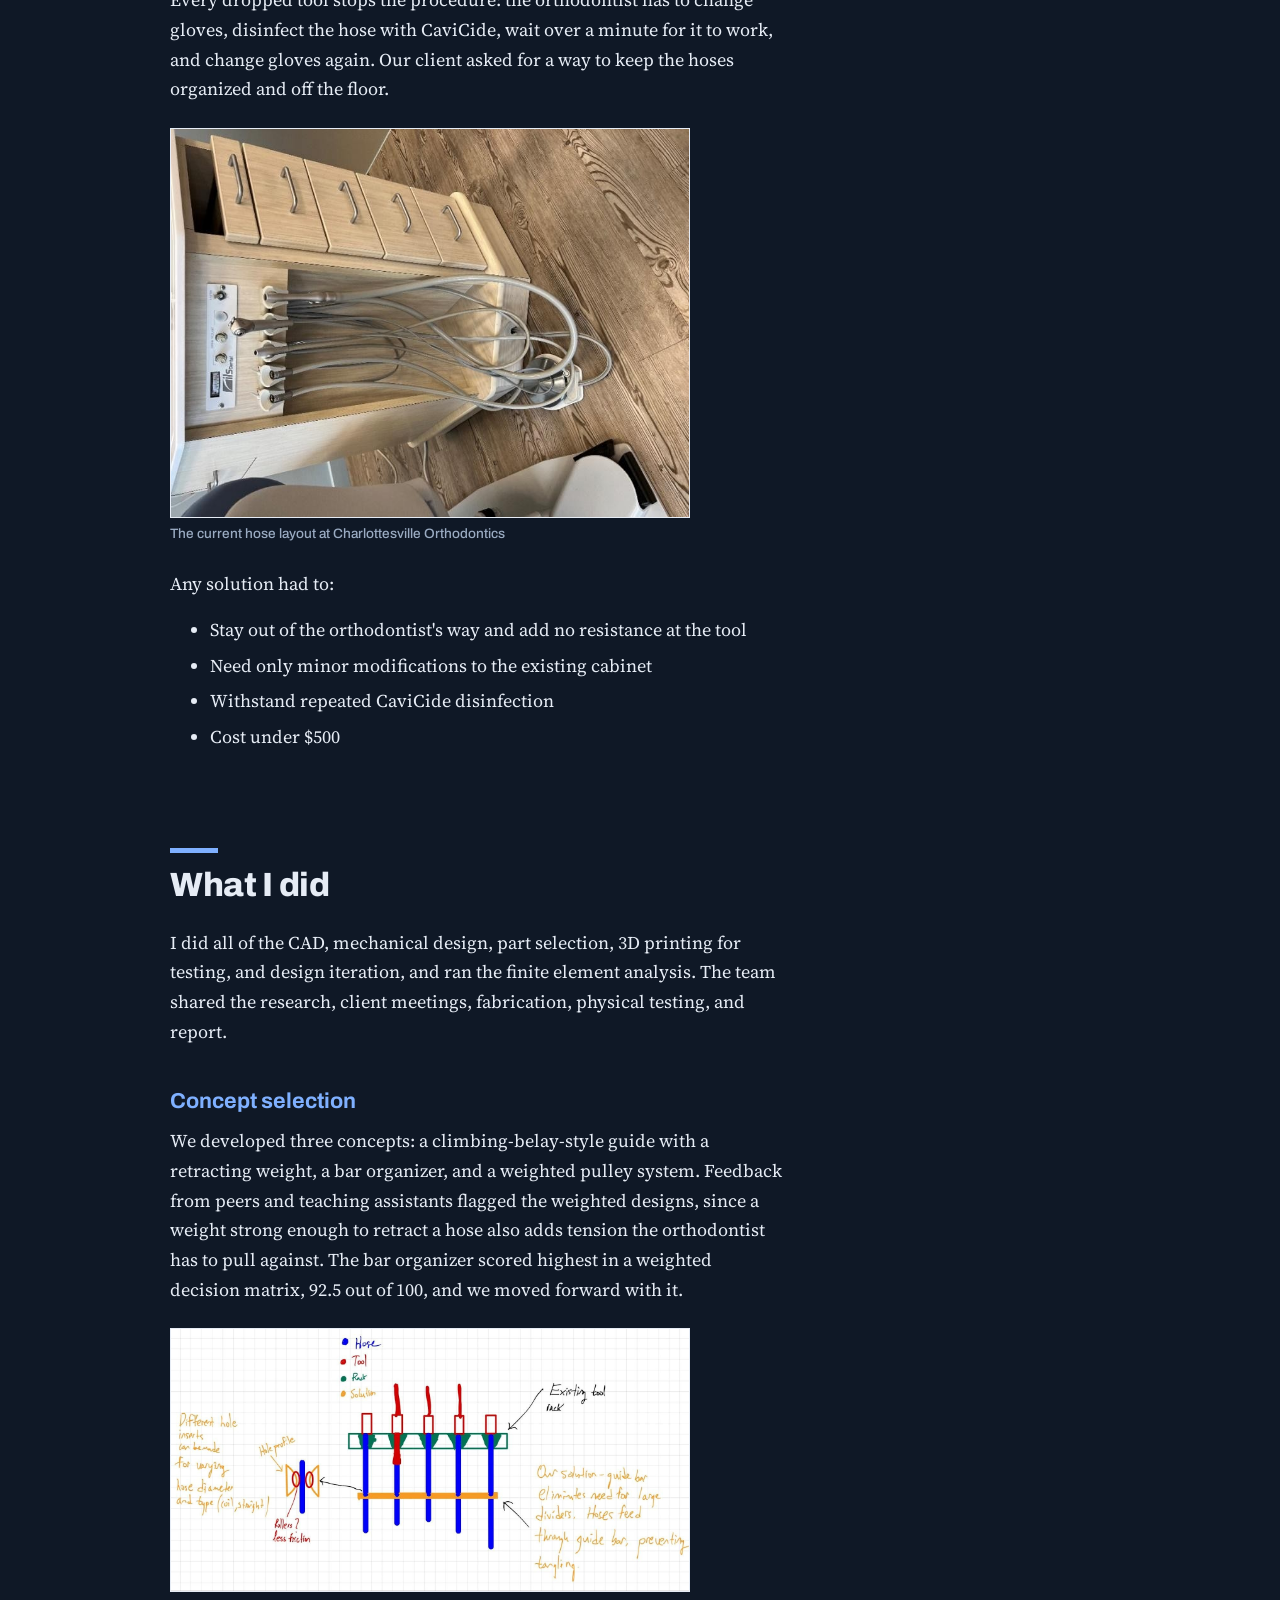
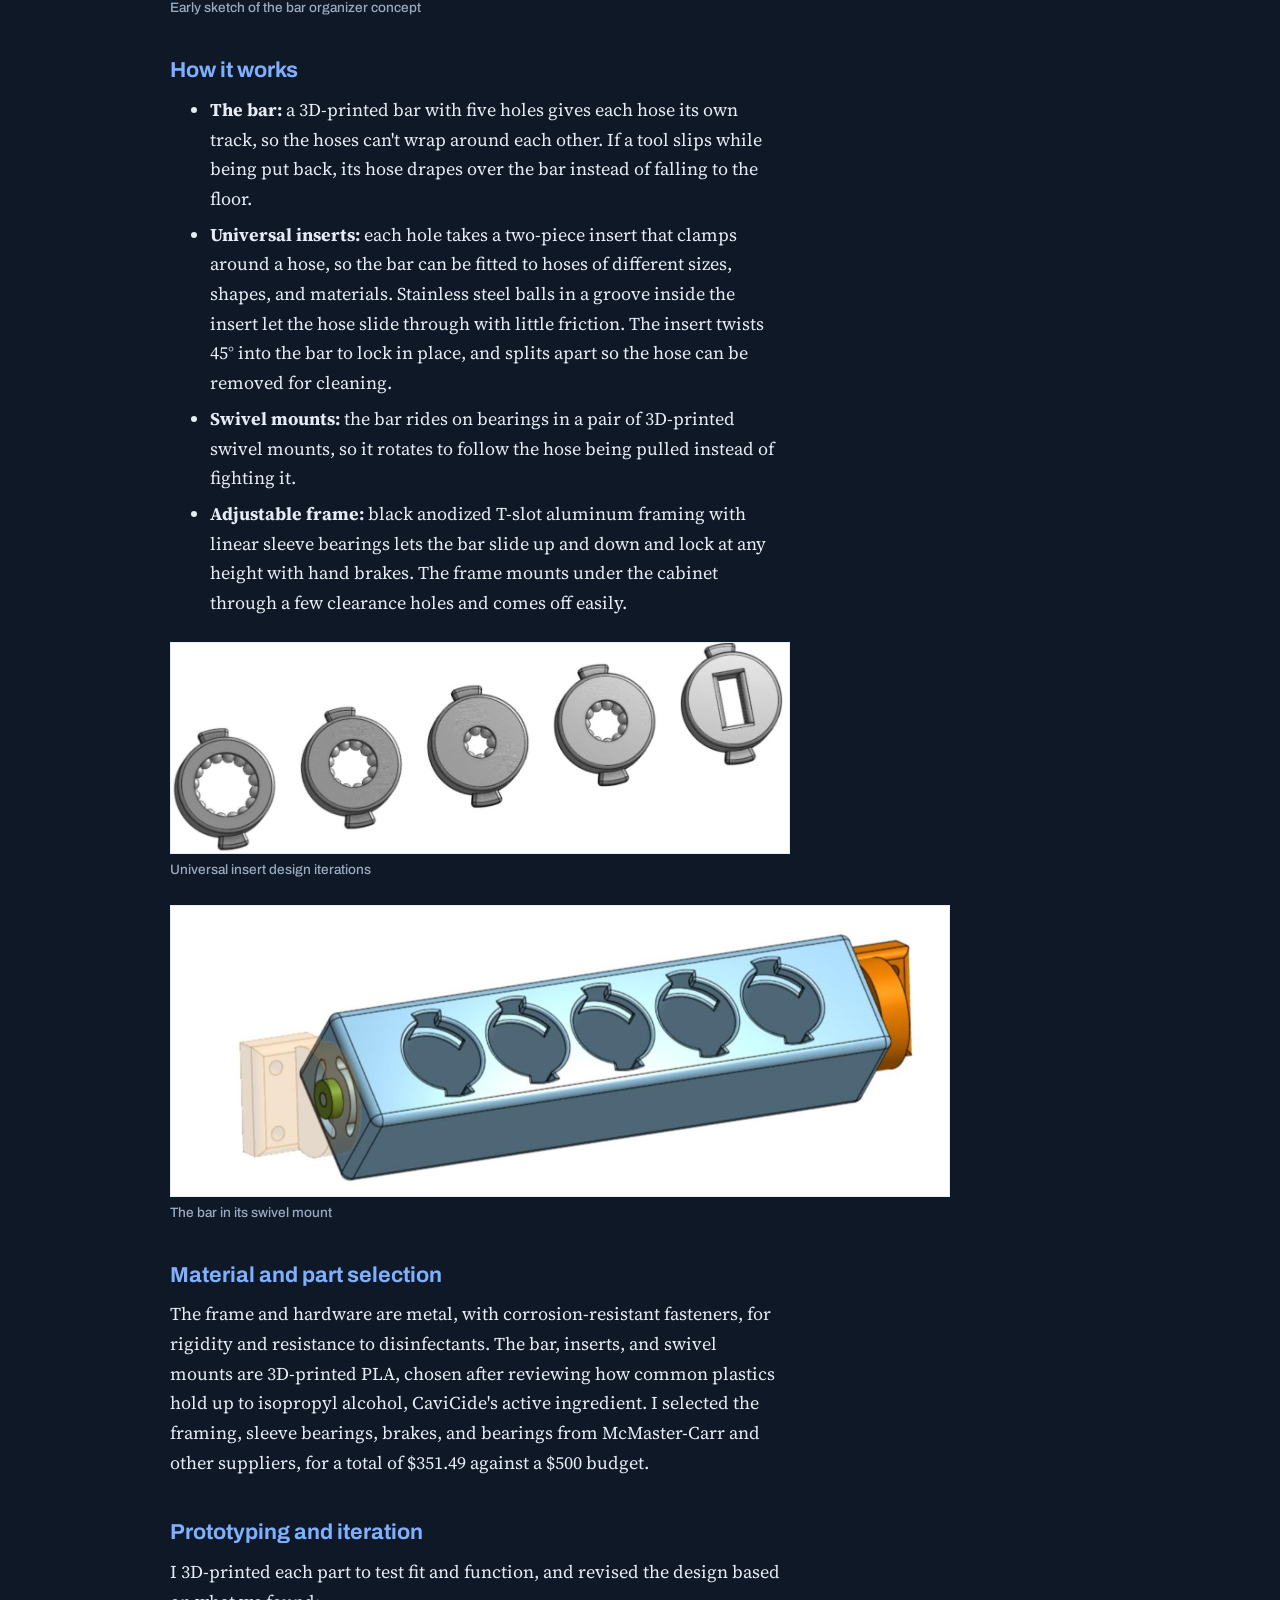
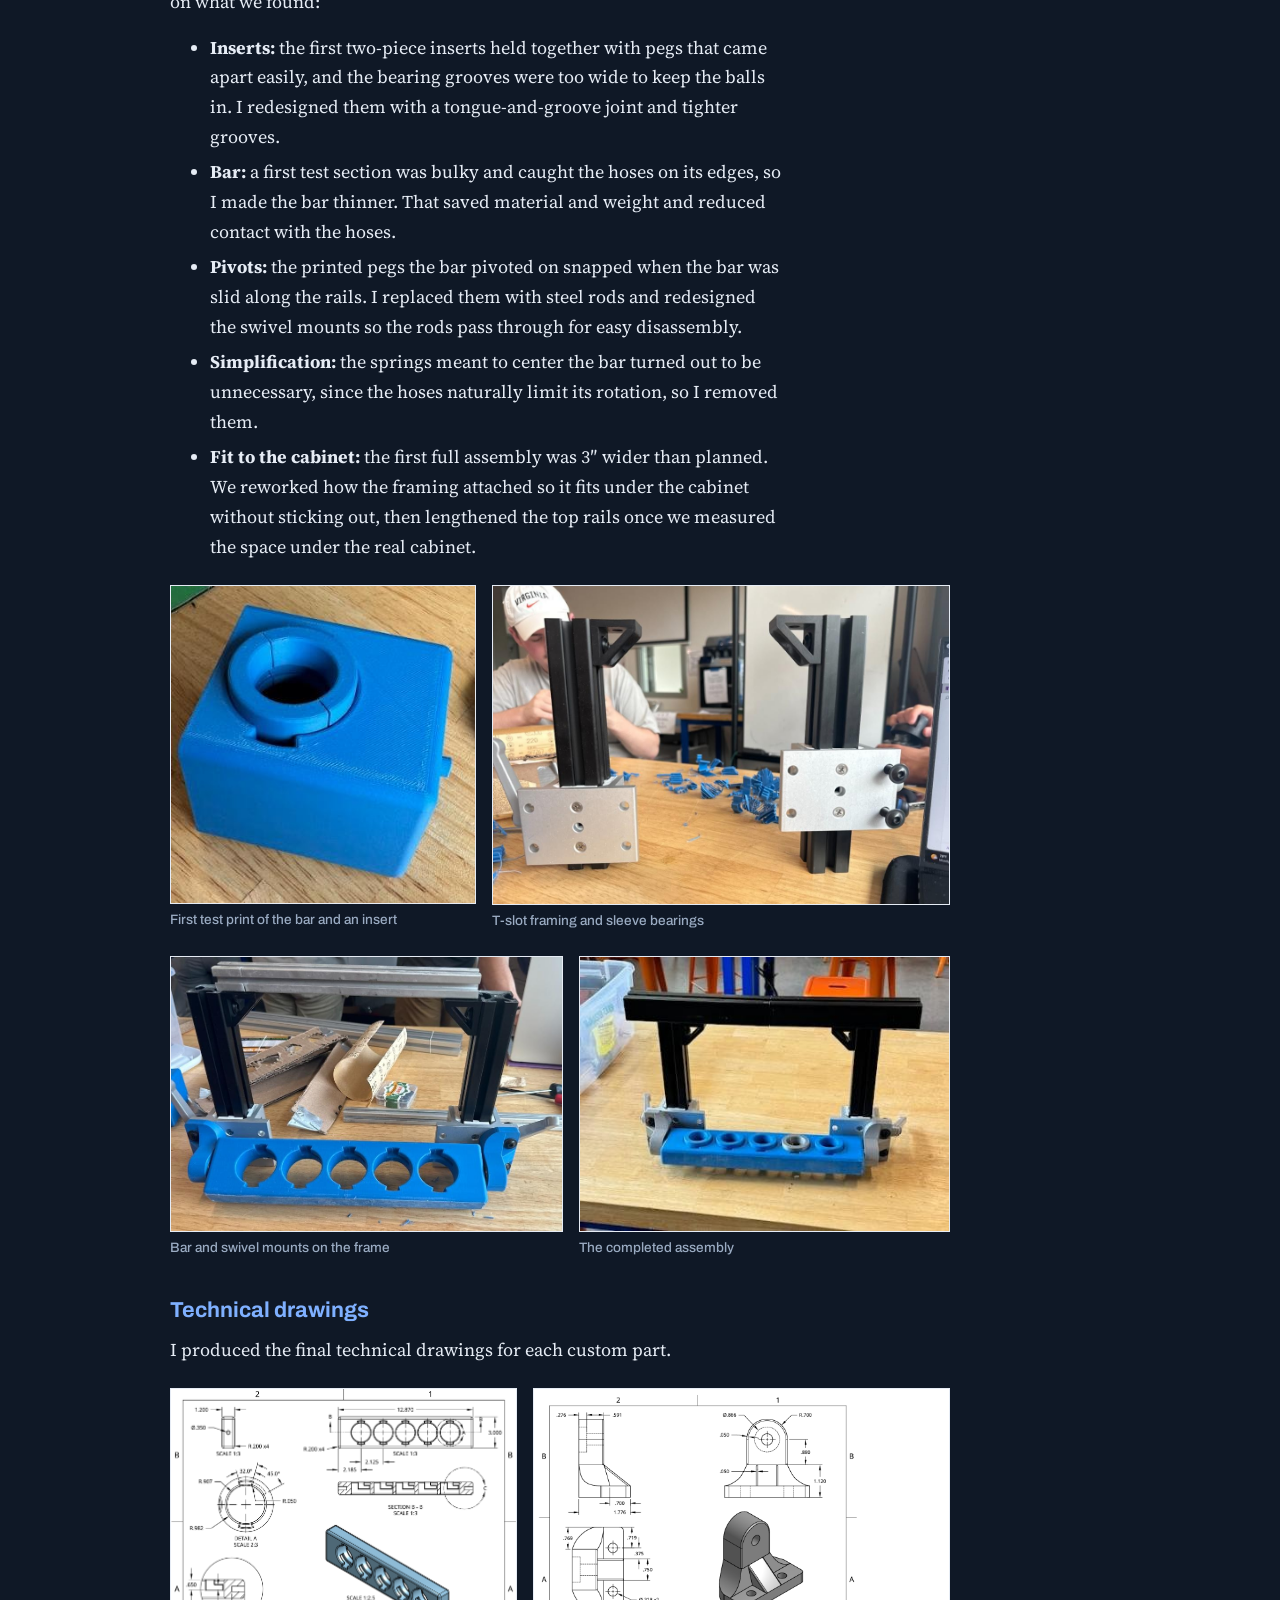
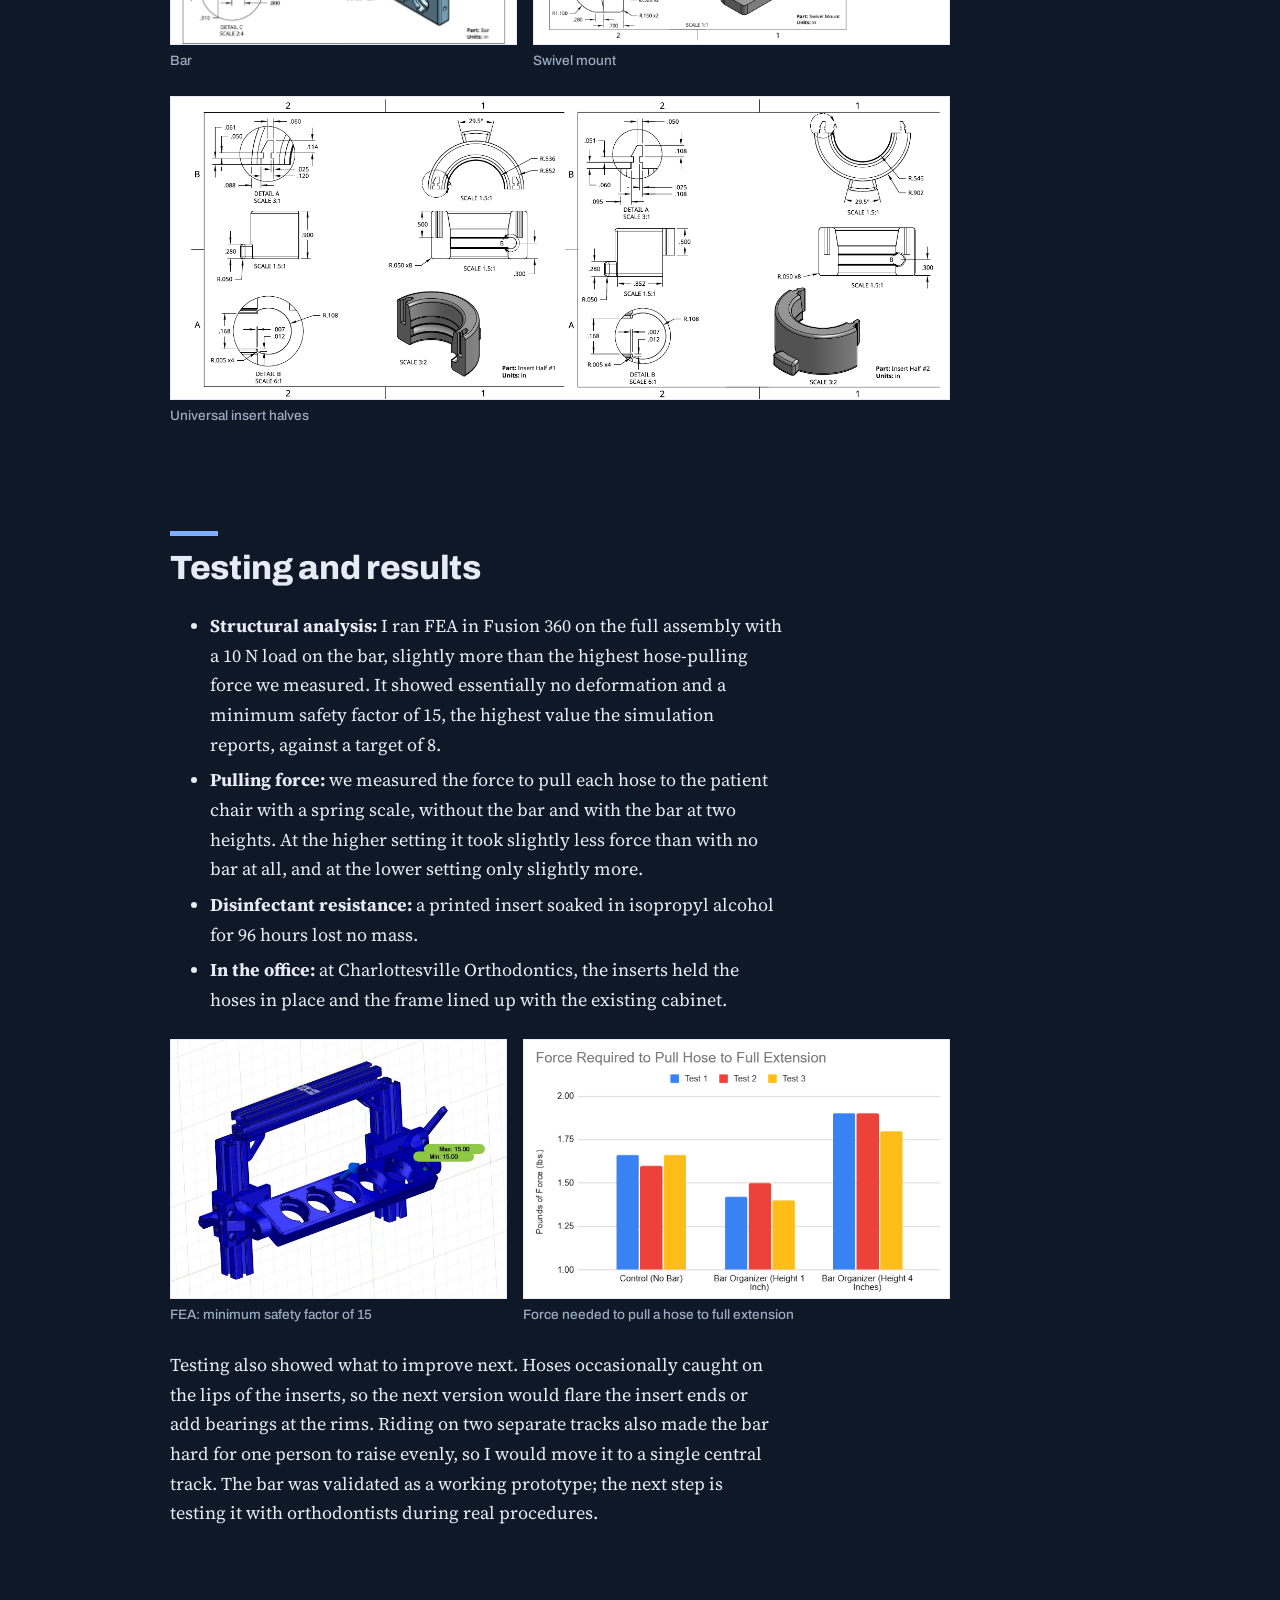
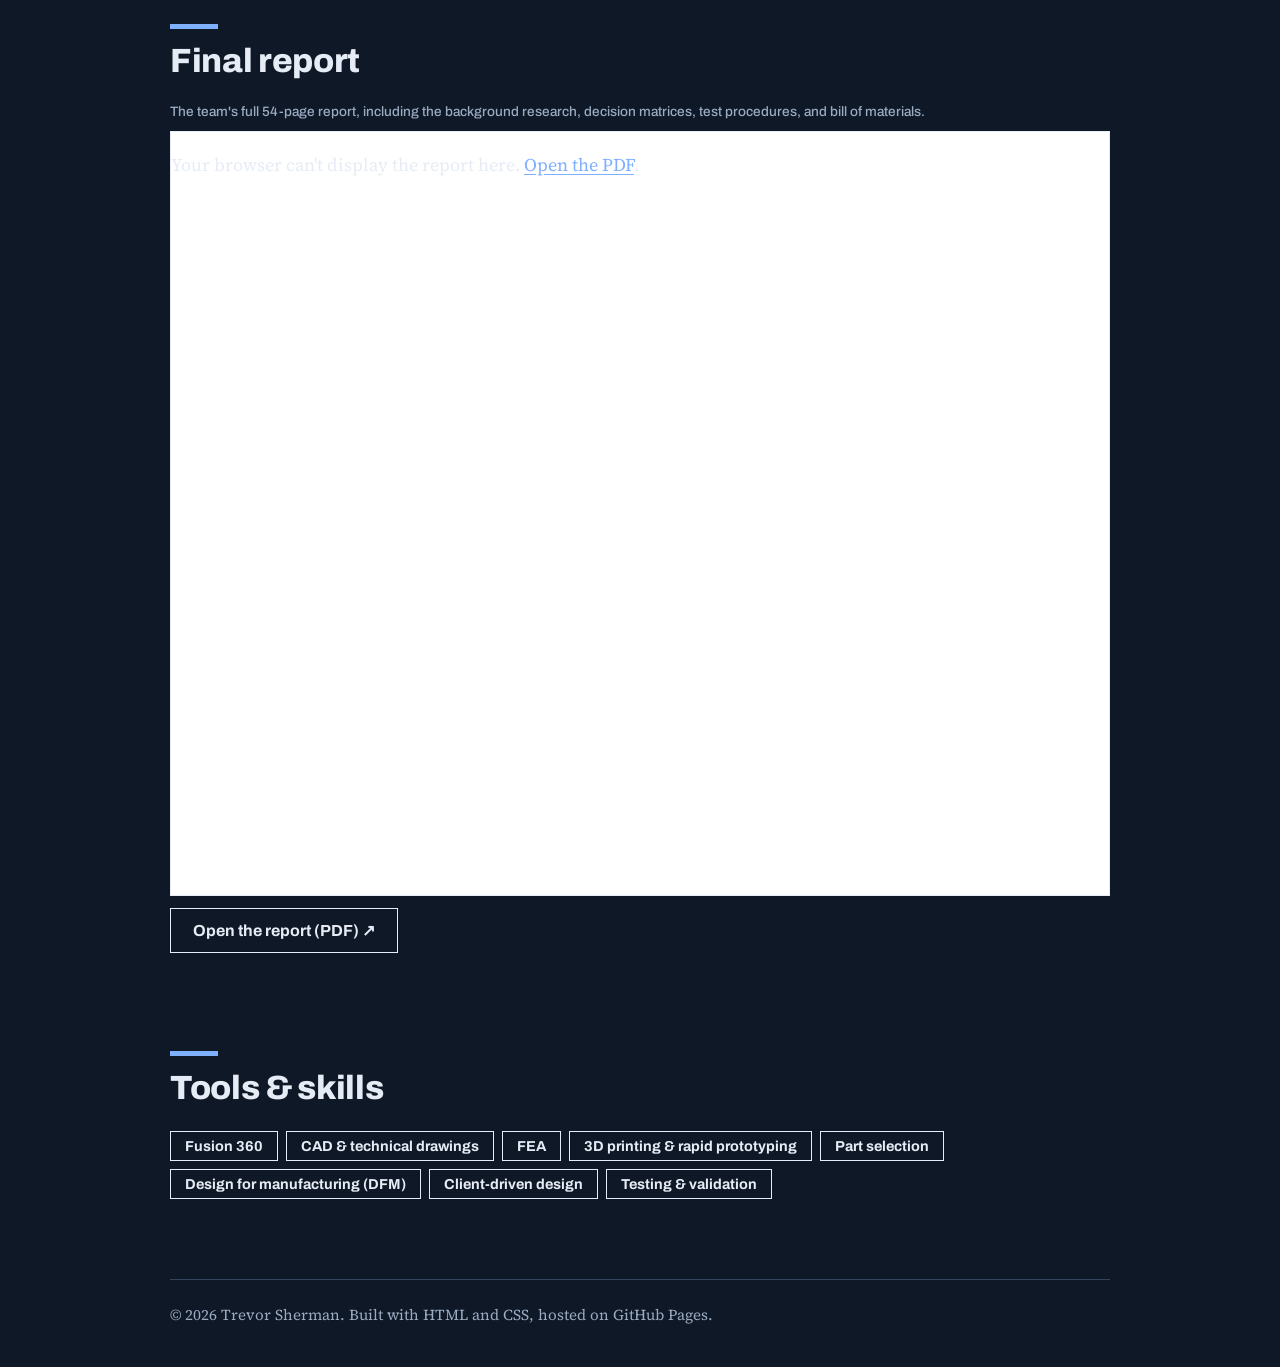
<file: projects/hose-management.html>
<!DOCTYPE html>
<html lang="en">
<head>
  <meta charset="UTF-8">
  <meta name="viewport" content="width=device-width, initial-scale=1">
  <title>Orthodontic Hose Management System | Trevor Sherman</title>
  <meta name="description" content="A bar organizer that keeps orthodontic tool hoses from tangling, designed for Charlottesville Orthodontics in UVA Engineering Foundations 2.">
  <link rel="preconnect" href="https://fonts.googleapis.com">
  <link rel="preconnect" href="https://fonts.gstatic.com" crossorigin>
  <link href="https://fonts.googleapis.com/css2?family=Archivo:wght@500;700;800&family=Source+Serif+4:wght@400;600&display=swap" rel="stylesheet">
  <link rel="stylesheet" href="../css/style.css">
</head>
<body class="project-page">

  <header class="nav">
    <div class="wrap">
      <a class="brand" href="../index.html">Trevor Sherman's Engineering Portfolio</a>
      <nav aria-label="Main">
        <ul>
          <li><a href="../index.html#projects">Projects</a></li>
          <li><a href="../index.html#research">Research</a></li>
          <li><a href="../index.html#writing">Writing</a></li>
          <li><a href="../index.html#contact">Contact</a></li>
          <li><a class="primary" href="../resume.pdf">Resume</a></li>
        </ul>
      </nav>
    </div>
  </header>

  <main class="wrap">
    <a class="back" href="../index.html#projects">&larr; All projects</a>

    <div class="proj-head">
      <div class="kicker">UVA Engineering Foundations 2 &middot; Spring 2024</div>
      <h1>Orthodontic Hose Management System</h1>
      <p class="summary">A bar organizer that keeps the five tool hoses on an orthodontic cabinet from tangling, built for a real client: Dr. Neepa Patel of Charlottesville Orthodontics. On a five-person team, I did all of the CAD, mechanical design, part selection, and 3D printing, and led the design through its iterations.</p>
      <dl class="facts">
        <div><dt>My role</dt><dd>Lead mechanical designer</dd></div>
        <div><dt>Team</dt><dd>5 students</dd></div>
        <div><dt>FEA safety factor</dt><dd>15 minimum</dd></div>
        <div><dt>Cost</dt><dd>$351 (budget $500)</dd></div>
      </dl>
    </div>

    <div class="photos hero-photos wide">
        <figure style="flex:1.590"><a href="../images/hose-management/render-hero.jpg"><img src="../images/hose-management/render-hero.jpg" width="1240" height="780" alt="Rendered CAD of the bar organizer: a light blue bar with five hose inserts on swivel mounts, carried by black T-slot aluminum framing"></a><figcaption>Final design rendered in CAD</figcaption></figure>
    </div>

    <section class="prose">
      <h2>The problem</h2>
      <p>On an orthodontic cabinet, five hoses for air, water, and suction run from the cabinet to the tools. During fast-paced procedures the tools get picked up and set back down in different orders, and the hoses' slack wraps around each other. Picking up one tool can then pull another off the cabinet and onto the floor.</p>
      <p>Every dropped tool stops the procedure: the orthodontist has to change gloves, disinfect the hose with CaviCide, wait over a minute for it to work, and change gloves again. Our client asked for a way to keep the hoses organized and off the floor.</p>
      <div class="photos narrow">
        <figure style="flex:1.334"><a href="../images/hose-management/office-hoses.jpg"><img src="../images/hose-management/office-hoses.jpg" width="823" height="617" alt="Hoses hanging from an orthodontic cabinet at Charlottesville Orthodontics" loading="lazy"></a><figcaption>The current hose layout at Charlottesville Orthodontics</figcaption></figure>
      </div>
      <p>Any solution had to:</p>
      <ul>
        <li>Stay out of the orthodontist's way and add no resistance at the tool</li>
        <li>Need only minor modifications to the existing cabinet</li>
        <li>Withstand repeated CaviCide disinfection</li>
        <li>Cost under $500</li>
      </ul>
    </section>

    <section class="prose">
      <h2>What I did</h2>
      <p>I did all of the CAD, mechanical design, part selection, 3D printing for testing, and design iteration, and ran the finite element analysis. The team shared the research, client meetings, fabrication, physical testing, and report.</p>

      <h3>Concept selection</h3>
      <p>We developed three concepts: a climbing-belay-style guide with a retracting weight, a bar organizer, and a weighted pulley system. Feedback from peers and teaching assistants flagged the weighted designs, since a weight strong enough to retract a hose also adds tension the orthodontist has to pull against. The bar organizer scored highest in a weighted decision matrix, 92.5 out of 100, and we moved forward with it.</p>
      <div class="photos narrow">
        <figure style="flex:1.978"><a href="../images/hose-management/sketch-bar-organizer.jpg"><img src="../images/hose-management/sketch-bar-organizer.jpg" width="1600" height="809" alt="Hand sketch of the bar organizer concept with hoses running through a bar of inserts" loading="lazy"></a><figcaption>Early sketch of the bar organizer concept</figcaption></figure>
      </div>

      <h3>How it works</h3>
      <ul>
        <li><strong>The bar:</strong> a 3D-printed bar with five holes gives each hose its own track, so the hoses can't wrap around each other. If a tool slips while being put back, its hose drapes over the bar instead of falling to the floor.</li>
        <li><strong>Universal inserts:</strong> each hole takes a two-piece insert that clamps around a hose, so the bar can be fitted to hoses of different sizes, shapes, and materials. Stainless steel balls in a groove inside the insert let the hose slide through with little friction. The insert twists 45&deg; into the bar to lock in place, and splits apart so the hose can be removed for cleaning.</li>
        <li><strong>Swivel mounts:</strong> the bar rides on bearings in a pair of 3D-printed swivel mounts, so it rotates to follow the hose being pulled instead of fighting it.</li>
        <li><strong>Adjustable frame:</strong> black anodized T-slot aluminum framing with linear sleeve bearings lets the bar slide up and down and lock at any height with hand brakes. The frame mounts under the cabinet through a few clearance holes and comes off easily.</li>
      </ul>
      <div class="photos">
        <figure style="flex:2.935"><a href="../images/hose-management/cad-insert-iterations.jpg"><img src="../images/hose-management/cad-insert-iterations.jpg" width="1359" height="463" alt="CAD renders of several universal insert designs" loading="lazy"></a><figcaption>Universal insert design iterations</figcaption></figure>
      </div>
      <div class="photos wide">
        <figure style="flex:2.689"><a href="../images/hose-management/cad-swivel-assembly.jpg"><img src="../images/hose-management/cad-swivel-assembly.jpg" width="1245" height="463" alt="CAD of the bar seated in its swivel mount and bearing" loading="lazy"></a><figcaption>The bar in its swivel mount</figcaption></figure>
      </div>

      <h3>Material and part selection</h3>
      <p>The frame and hardware are metal, with corrosion-resistant fasteners, for rigidity and resistance to disinfectants. The bar, inserts, and swivel mounts are 3D-printed PLA, chosen after reviewing how common plastics hold up to isopropyl alcohol, CaviCide's active ingredient. I selected the framing, sleeve bearings, brakes, and bearings from McMaster-Carr and other suppliers, for a total of $351.49 against a $500 budget.</p>

      <h3>Prototyping and iteration</h3>
      <p>I 3D-printed each part to test fit and function, and revised the design based on what we found:</p>
      <ul>
        <li><strong>Inserts:</strong> the first two-piece inserts held together with pegs that came apart easily, and the bearing grooves were too wide to keep the balls in. I redesigned them with a tongue-and-groove joint and tighter grooves.</li>
        <li><strong>Bar:</strong> a first test section was bulky and caught the hoses on its edges, so I made the bar thinner. That saved material and weight and reduced contact with the hoses.</li>
        <li><strong>Pivots:</strong> the printed pegs the bar pivoted on snapped when the bar was slid along the rails. I replaced them with steel rods and redesigned the swivel mounts so the rods pass through for easy disassembly.</li>
        <li><strong>Simplification:</strong> the springs meant to center the bar turned out to be unnecessary, since the hoses naturally limit its rotation, so I removed them.</li>
        <li><strong>Fit to the cabinet:</strong> the first full assembly was 3&Prime; wider than planned. We reworked how the framing attached so it fits under the cabinet without sticking out, then lengthened the top rails once we measured the space under the real cabinet.</li>
      </ul>
      <div class="photos">
        <figure style="flex:0.959"><a href="../images/hose-management/photo-test-print.jpg"><img src="../images/hose-management/photo-test-print.jpg" width="350" height="365" alt="First 3D-printed test section of the bar with an insert" loading="lazy"></a><figcaption>First test print of the bar and an insert</figcaption></figure>
        <figure style="flex:1.434"><a href="../images/hose-management/photo-ttrack.jpg"><img src="../images/hose-management/photo-ttrack.jpg" width="1024" height="714" alt="T-slot framing with sleeve bearing carriages during assembly" loading="lazy"></a><figcaption>T-slot framing and sleeve bearings</figcaption></figure>
      </div>
      <div class="photos">
        <figure style="flex:1.428"><a href="../images/hose-management/photo-swivel-mounts.jpg"><img src="../images/hose-management/photo-swivel-mounts.jpg" width="887" height="621" alt="Blue 3D-printed bar mounted in swivel mounts on the T-slot frame" loading="lazy"></a><figcaption>Bar and swivel mounts on the frame</figcaption></figure>
        <figure style="flex:1.347"><a href="../images/hose-management/photo-complete.jpg"><img src="../images/hose-management/photo-complete.jpg" width="404" height="300" alt="Completed bar organizer assembly with a hose insert fitted" loading="lazy"></a><figcaption>The completed assembly</figcaption></figure>
      </div>

      <h3>Technical drawings</h3>
      <p>I produced the final technical drawings for each custom part.</p>
      <div class="photos">
        <figure style="flex:1.356"><a href="../images/hose-management/drawing-bar-final.png"><img src="../images/hose-management/drawing-bar-final.png" width="1393" height="1027" alt="Technical drawing of the bar" loading="lazy"></a><figcaption>Bar</figcaption></figure>
        <figure style="flex:1.629"><a href="../images/hose-management/drawing-swivel-final.png"><img src="../images/hose-management/drawing-swivel-final.png" width="1254" height="770" alt="Technical drawing of the swivel mount" loading="lazy"></a><figcaption>Swivel mount</figcaption></figure>
      </div>
      <div class="photos wide">
        <figure style="flex:2.578"><a href="../images/hose-management/drawing-inserts-final.png"><img src="../images/hose-management/drawing-inserts-final.png" width="1485" height="576" alt="Technical drawings of the two universal insert halves" loading="lazy"></a><figcaption>Universal insert halves</figcaption></figure>
      </div>
    </section>

    <section class="prose">
      <h2>Testing and results</h2>
      <ul>
        <li><strong>Structural analysis:</strong> I ran FEA in Fusion 360 on the full assembly with a 10&nbsp;N load on the bar, slightly more than the highest hose-pulling force we measured. It showed essentially no deformation and a minimum safety factor of 15, the highest value the simulation reports, against a target of 8.</li>
        <li><strong>Pulling force:</strong> we measured the force to pull each hose to the patient chair with a spring scale, without the bar and with the bar at two heights. At the higher setting it took slightly less force than with no bar at all, and at the lower setting only slightly more.</li>
        <li><strong>Disinfectant resistance:</strong> a printed insert soaked in isopropyl alcohol for 96 hours lost no mass.</li>
        <li><strong>In the office:</strong> at Charlottesville Orthodontics, the inserts held the hoses in place and the frame lined up with the existing cabinet.</li>
      </ul>
      <div class="photos">
        <figure style="flex:1.300"><a href="../images/hose-management/fea.jpg"><img src="../images/hose-management/fea.jpg" width="1318" height="1014" alt="Fusion 360 FEA results on the bar organizer assembly showing a safety factor of 15" loading="lazy"></a><figcaption>FEA: minimum safety factor of 15</figcaption></figure>
        <figure style="flex:1.646"><a href="../images/hose-management/force-test.png"><img src="../images/hose-management/force-test.png" width="739" height="449" alt="Bar chart of force needed to pull a hose to full extension with no bar and with the bar at two heights" loading="lazy"></a><figcaption>Force needed to pull a hose to full extension</figcaption></figure>
      </div>
      <p>Testing also showed what to improve next. Hoses occasionally caught on the lips of the inserts, so the next version would flare the insert ends or add bearings at the rims. Riding on two separate tracks also made the bar hard for one person to raise evenly, so I would move it to a single central track. The bar was validated as a working prototype; the next step is testing it with orthodontists during real procedures.</p>
    </section>

    <section>
      <h2>Final report</h2>
      <p class="viewer-hint" style="margin:0 0 12px">The team's full 54-page report, including the background research, decision matrices, test procedures, and bill of materials.</p>
      <object class="pdf-embed" data="../images/hose-management/final-report.pdf#view=FitH" type="application/pdf" aria-label="Final report PDF">
        <p>Your browser can't display the report here. <a href="../images/hose-management/final-report.pdf">Open the PDF</a>.</p>
      </object>
      <p style="margin-top:12px"><a class="btn" href="../images/hose-management/final-report.pdf" target="_blank" rel="noopener">Open the report (PDF) &nearr;</a></p>
    </section>

    <section>
      <h2>Tools &amp; skills</h2>
      <ul class="tags">
        <li>Fusion 360</li>
        <li>CAD &amp; technical drawings</li>
        <li>FEA</li>
        <li>3D printing &amp; rapid prototyping</li>
        <li>Part selection</li>
        <li>Design for manufacturing (DFM)</li>
        <li>Client-driven design</li>
        <li>Testing &amp; validation</li>
      </ul>
    </section>

    <footer>&copy; 2026 Trevor Sherman. Built with HTML and CSS, hosted on GitHub Pages.</footer>
  </main>
</body>
</html>
</file>
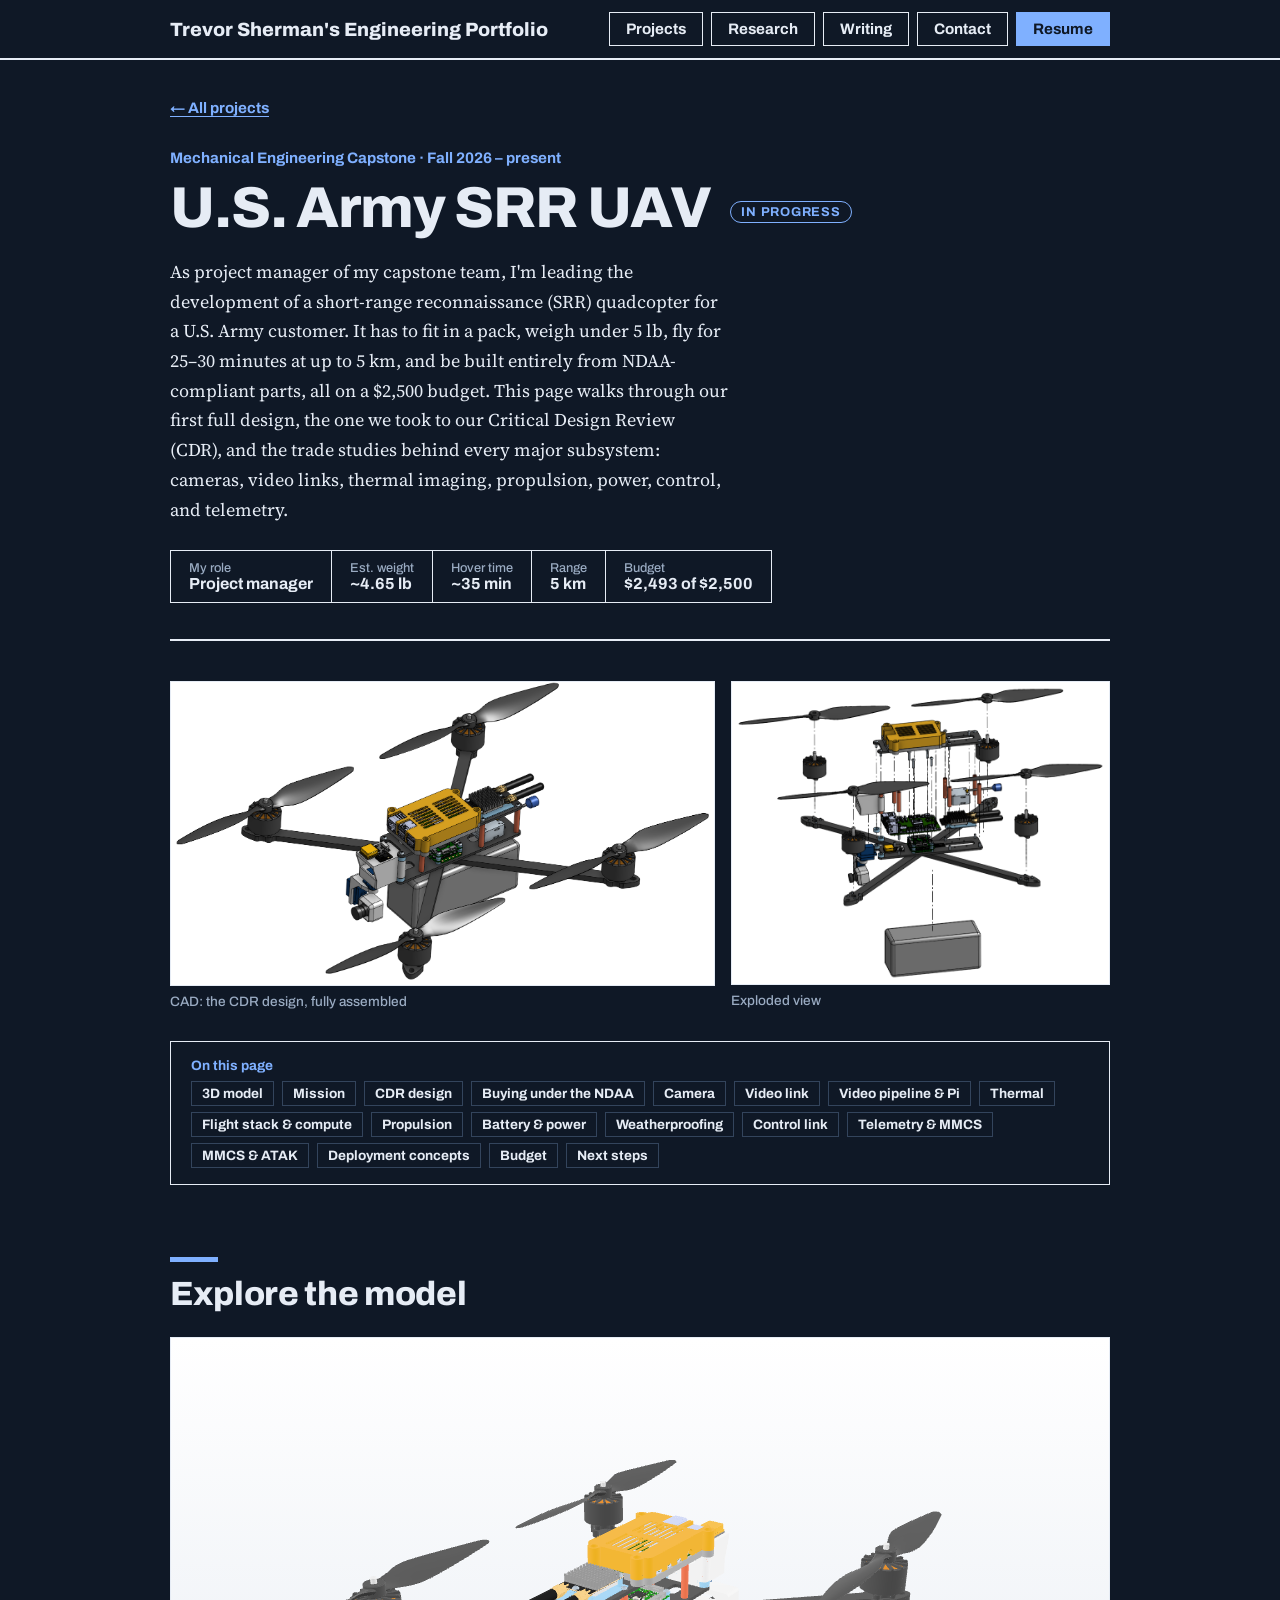
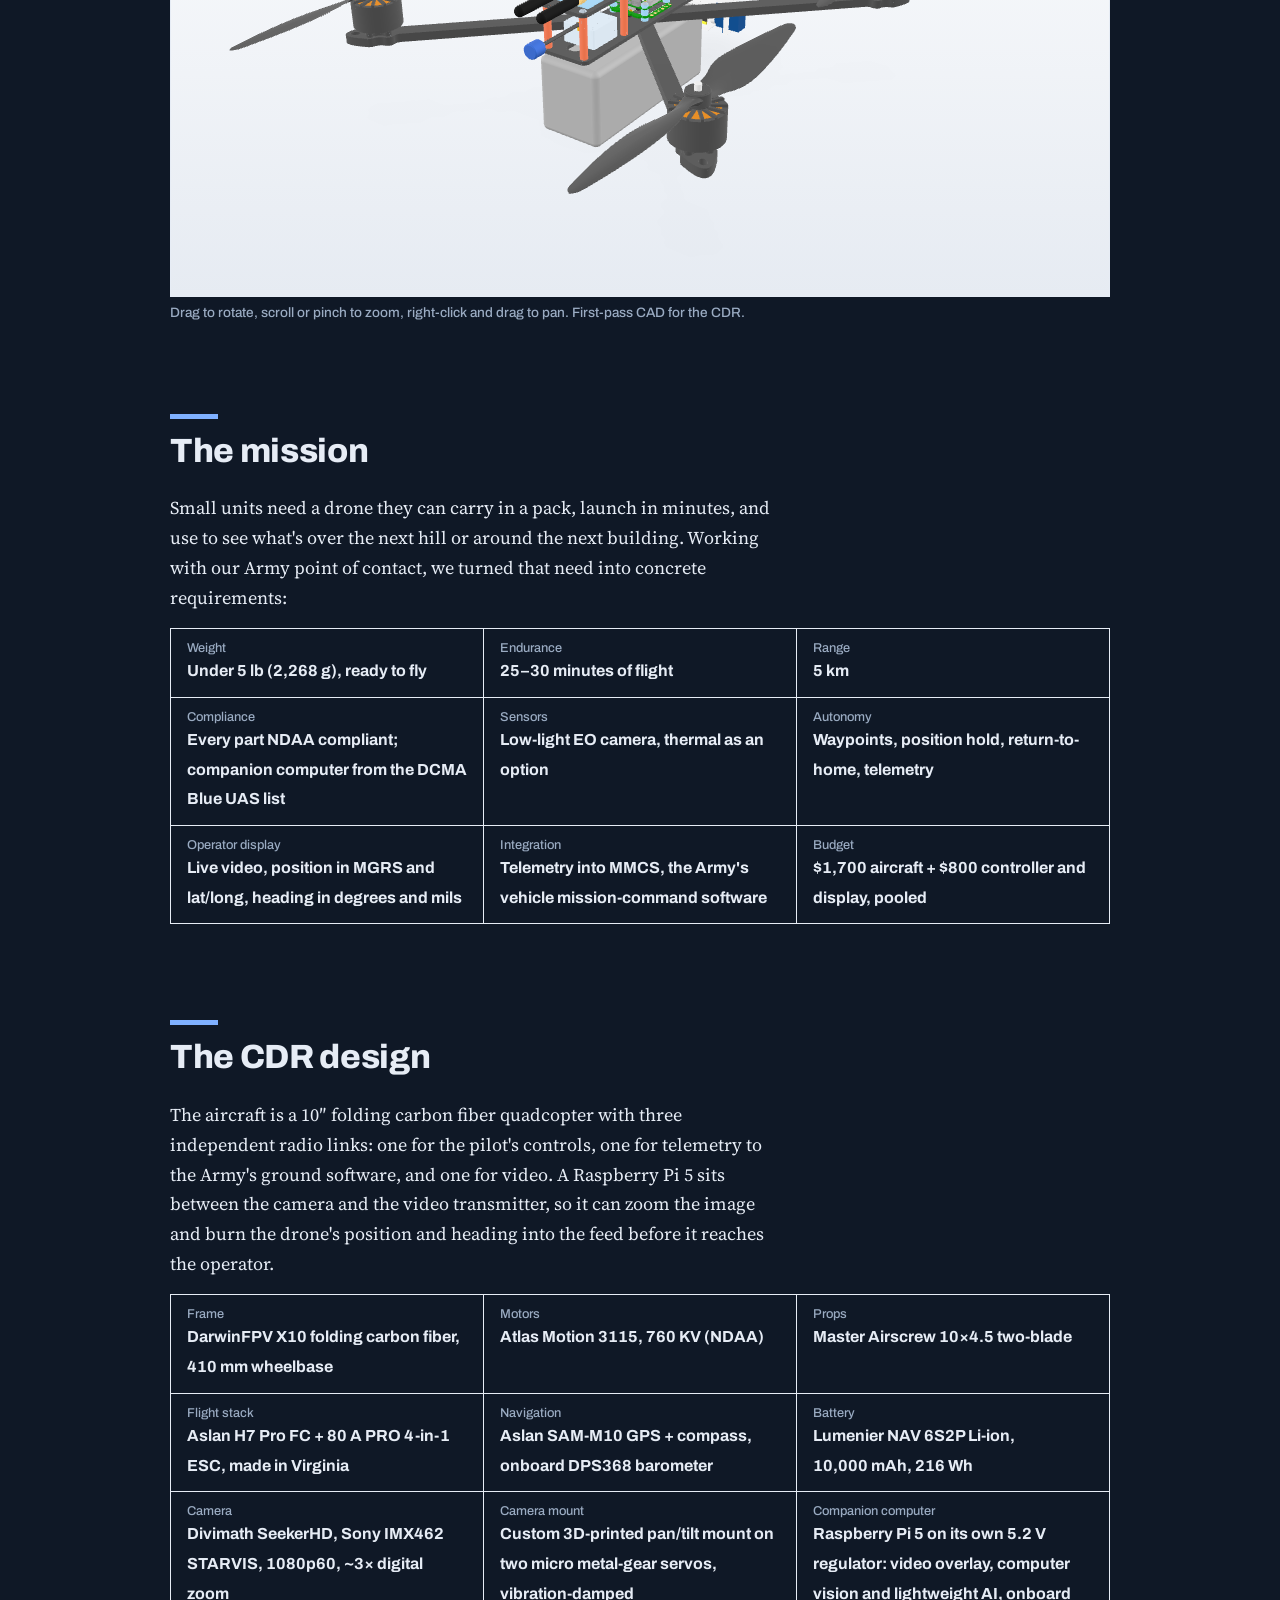
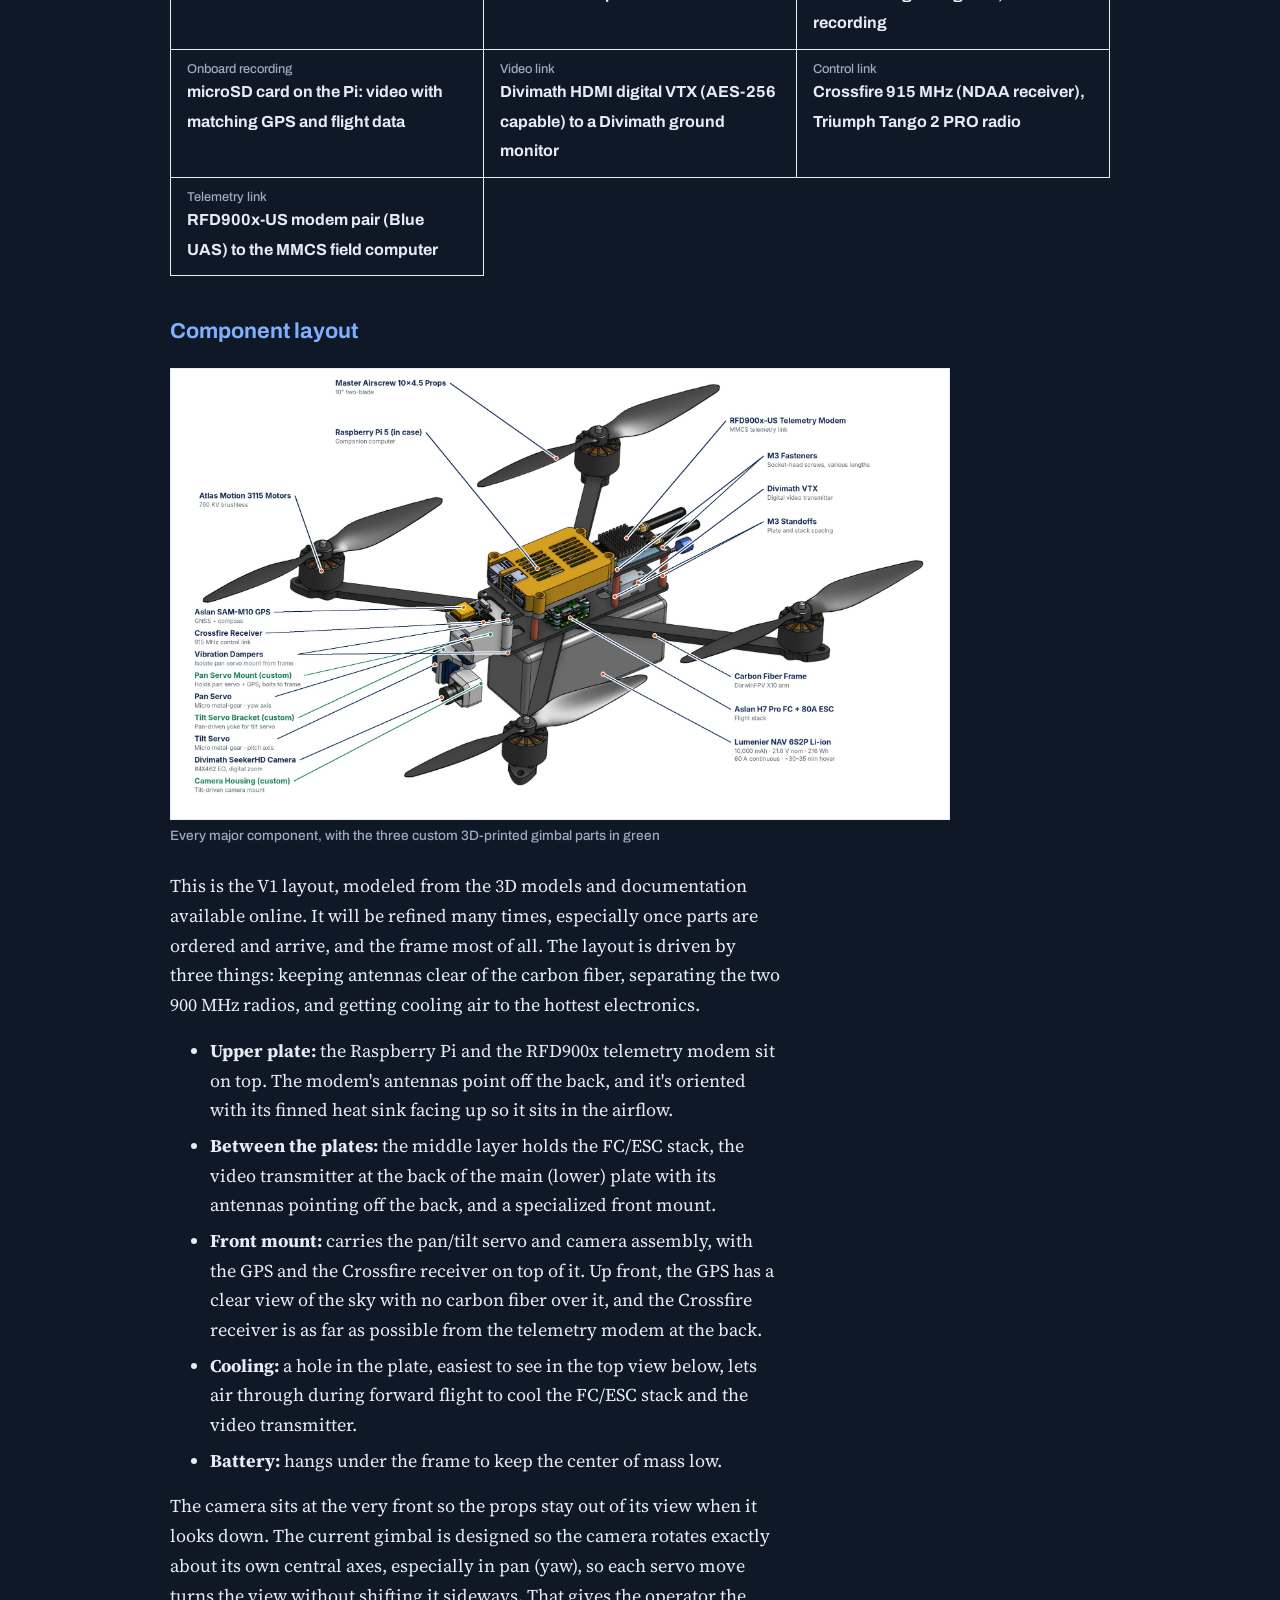
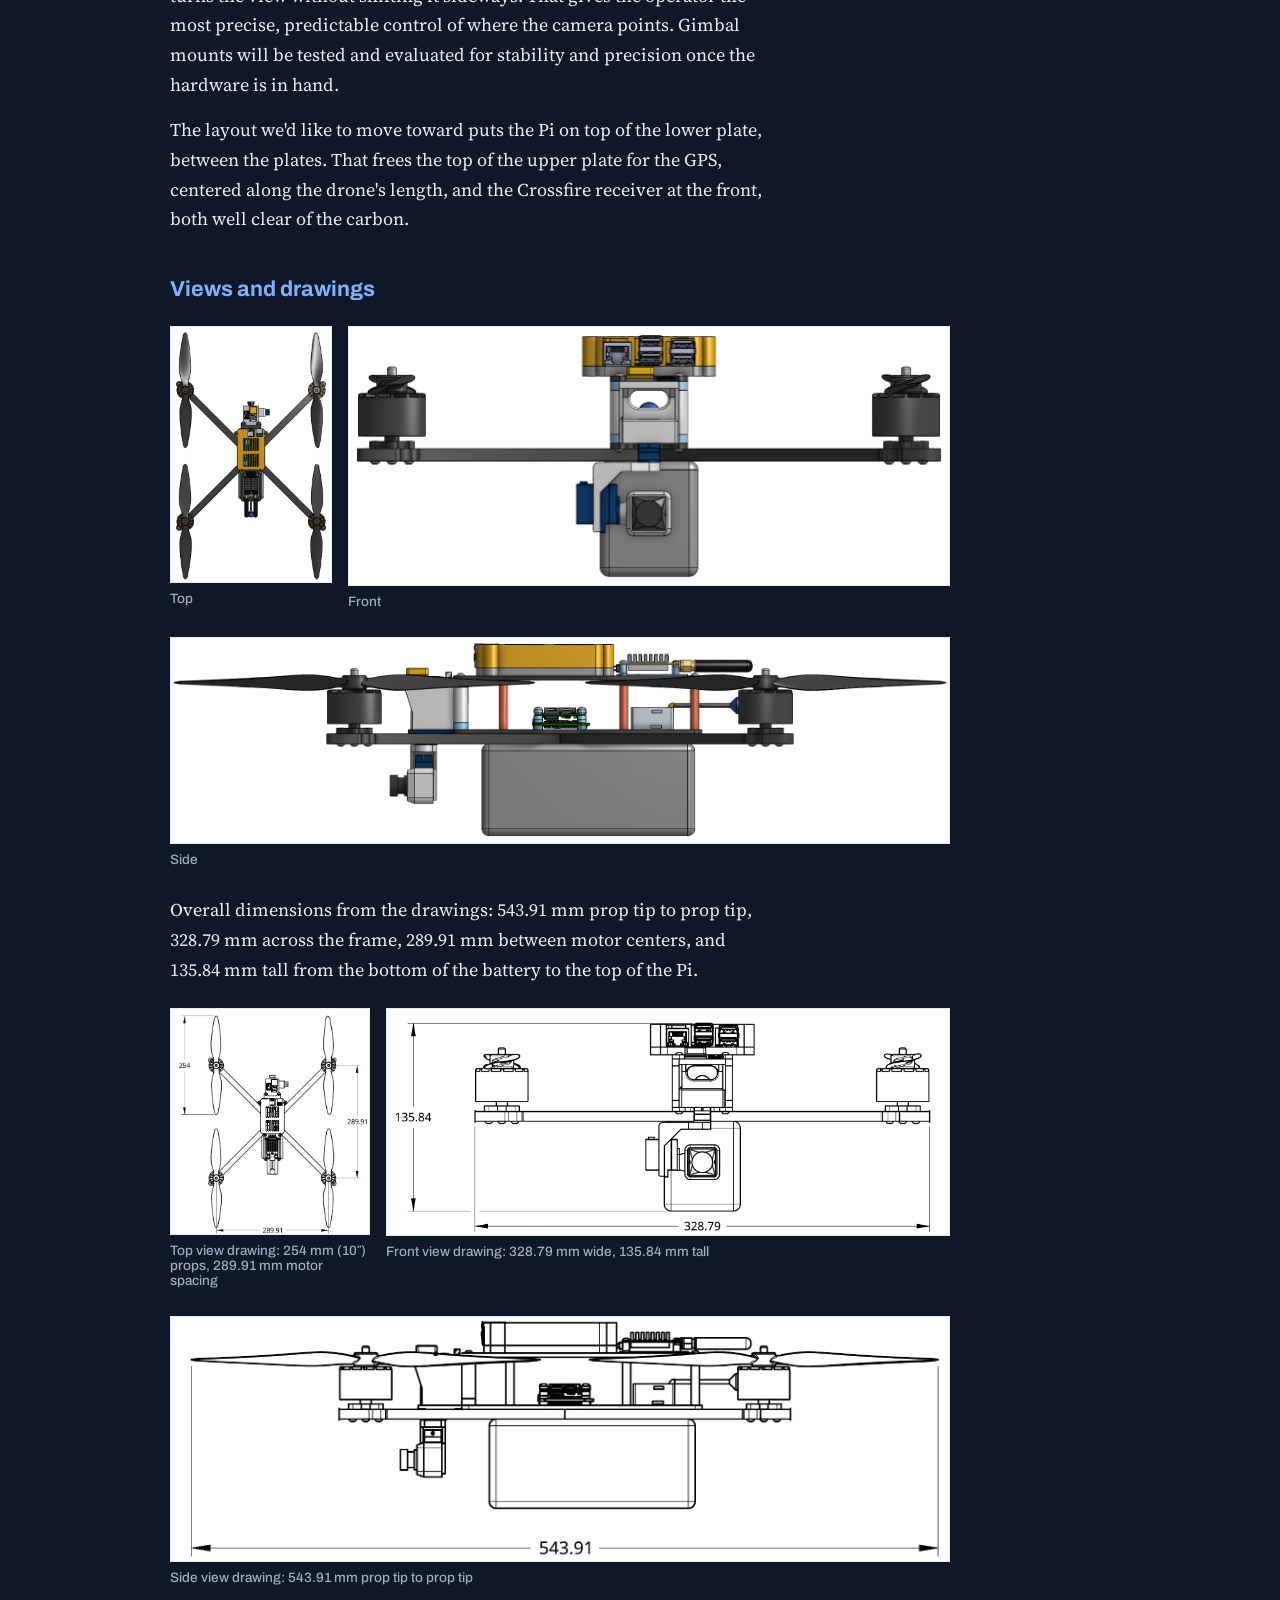
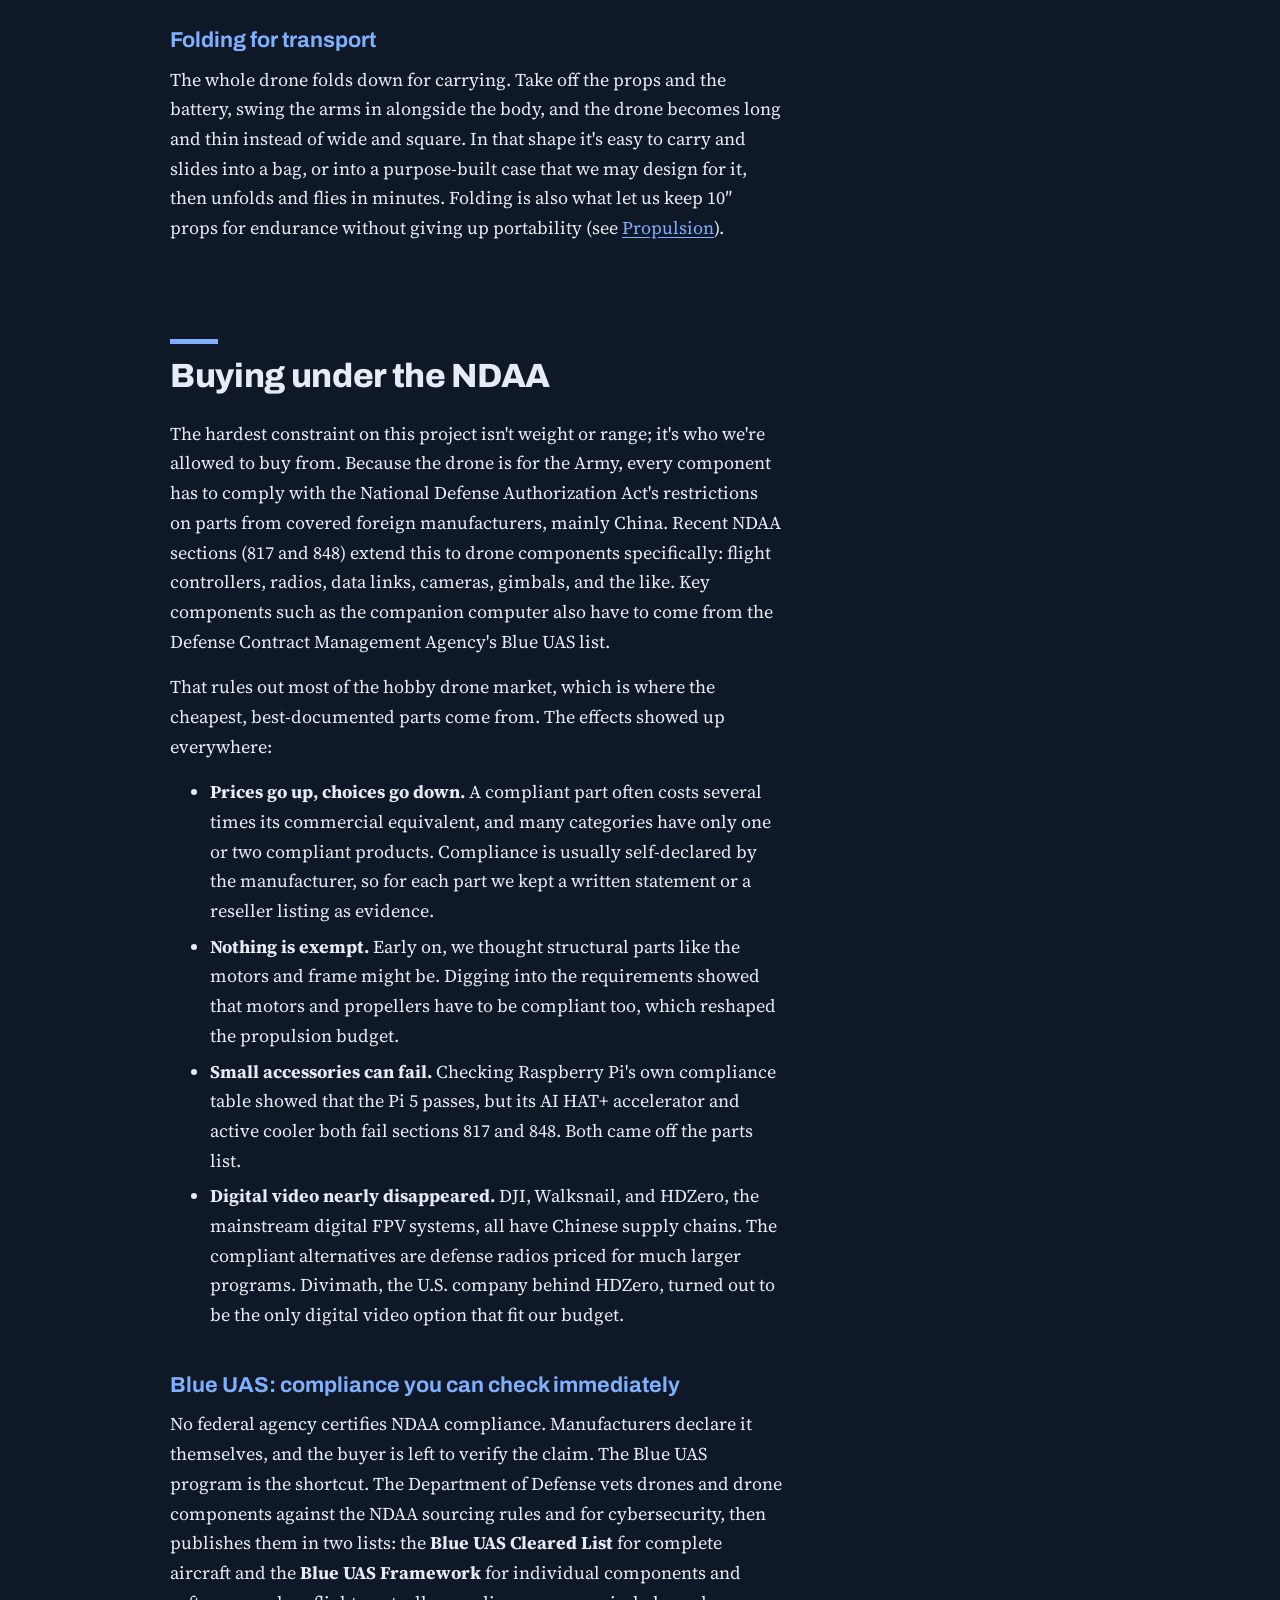
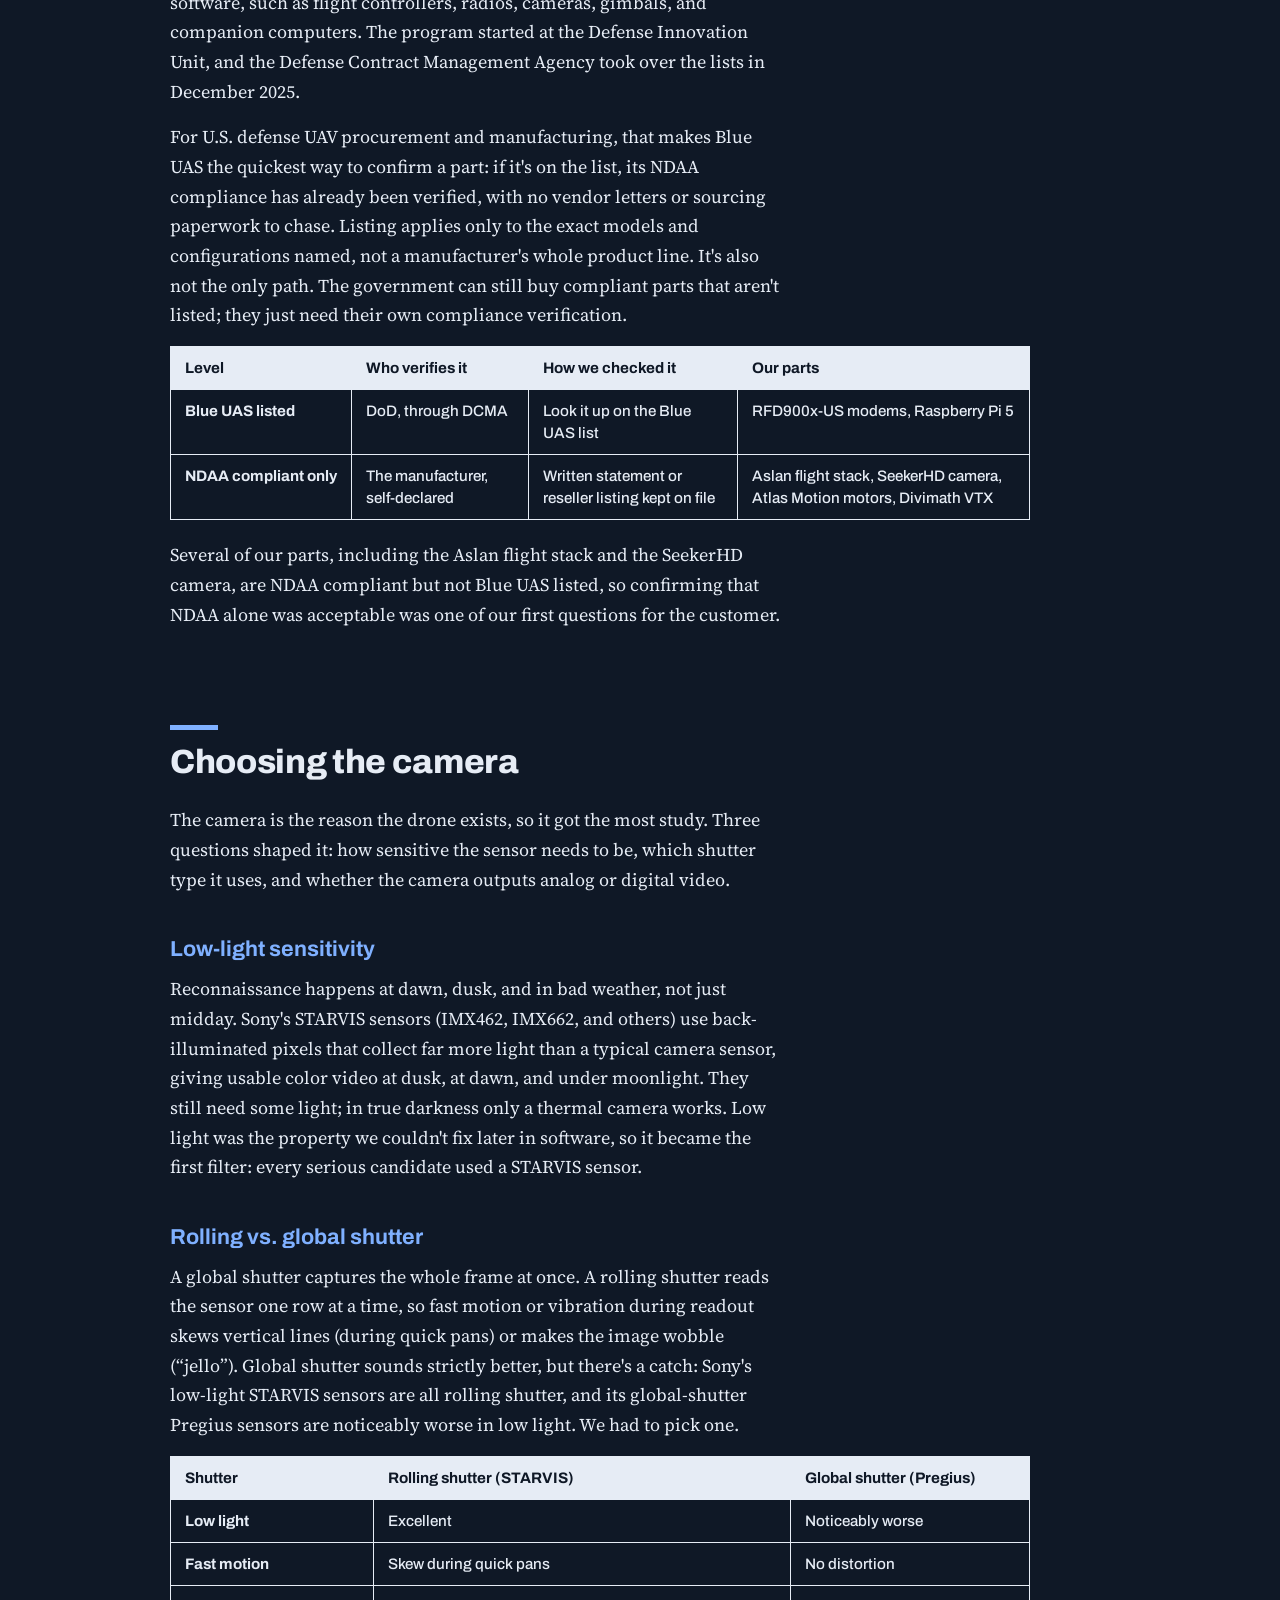
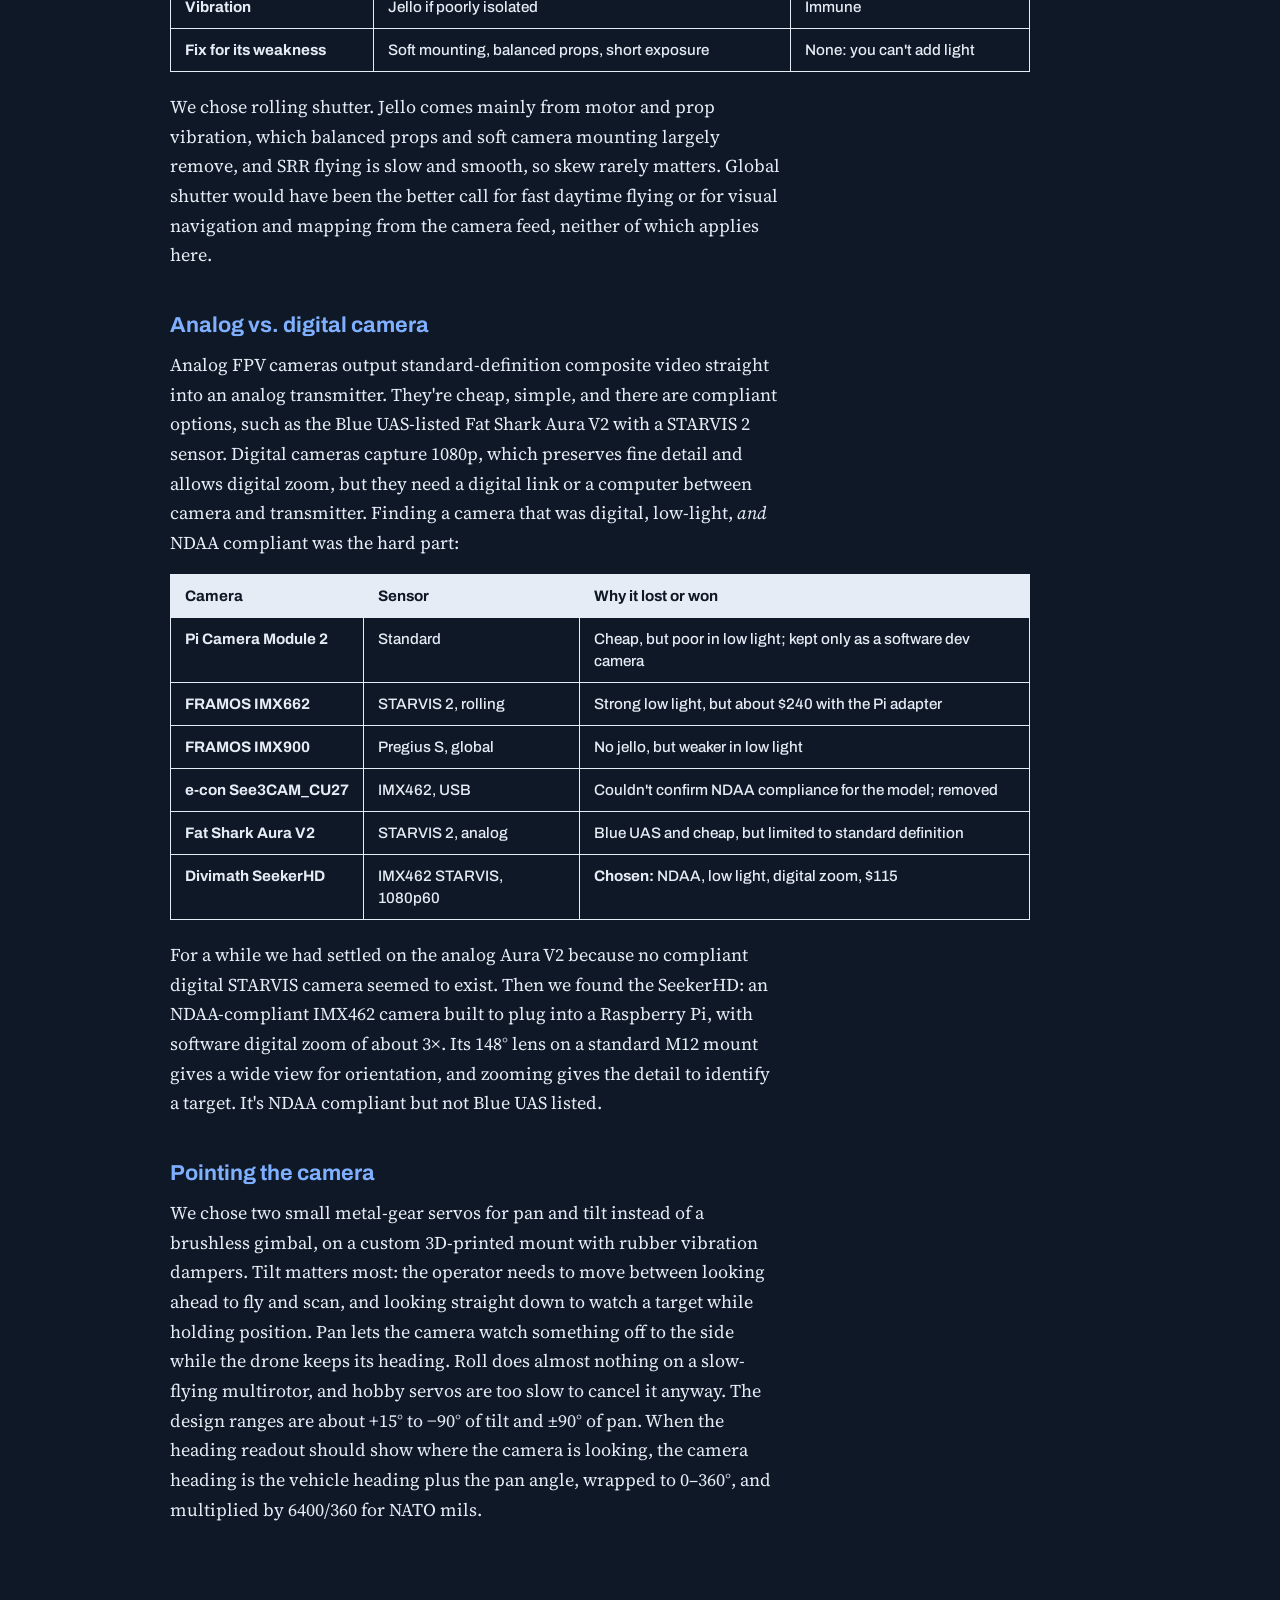
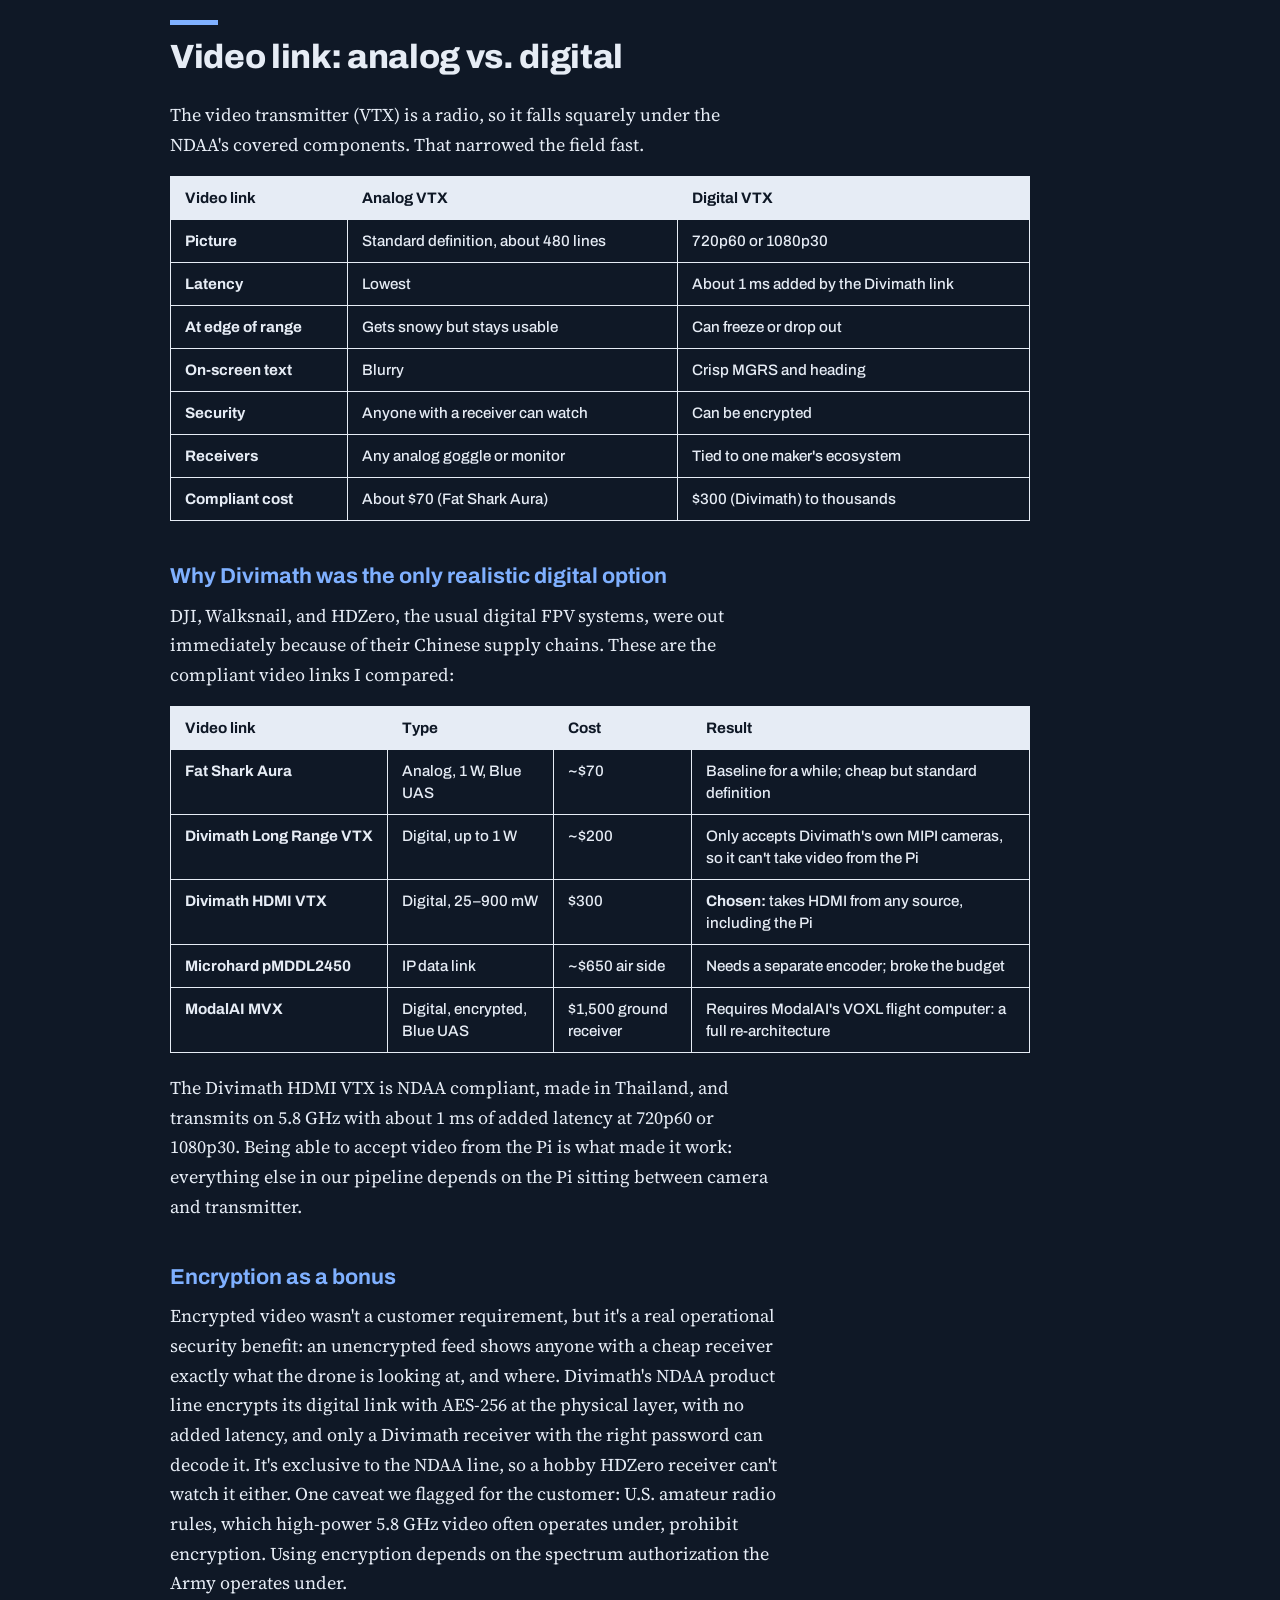
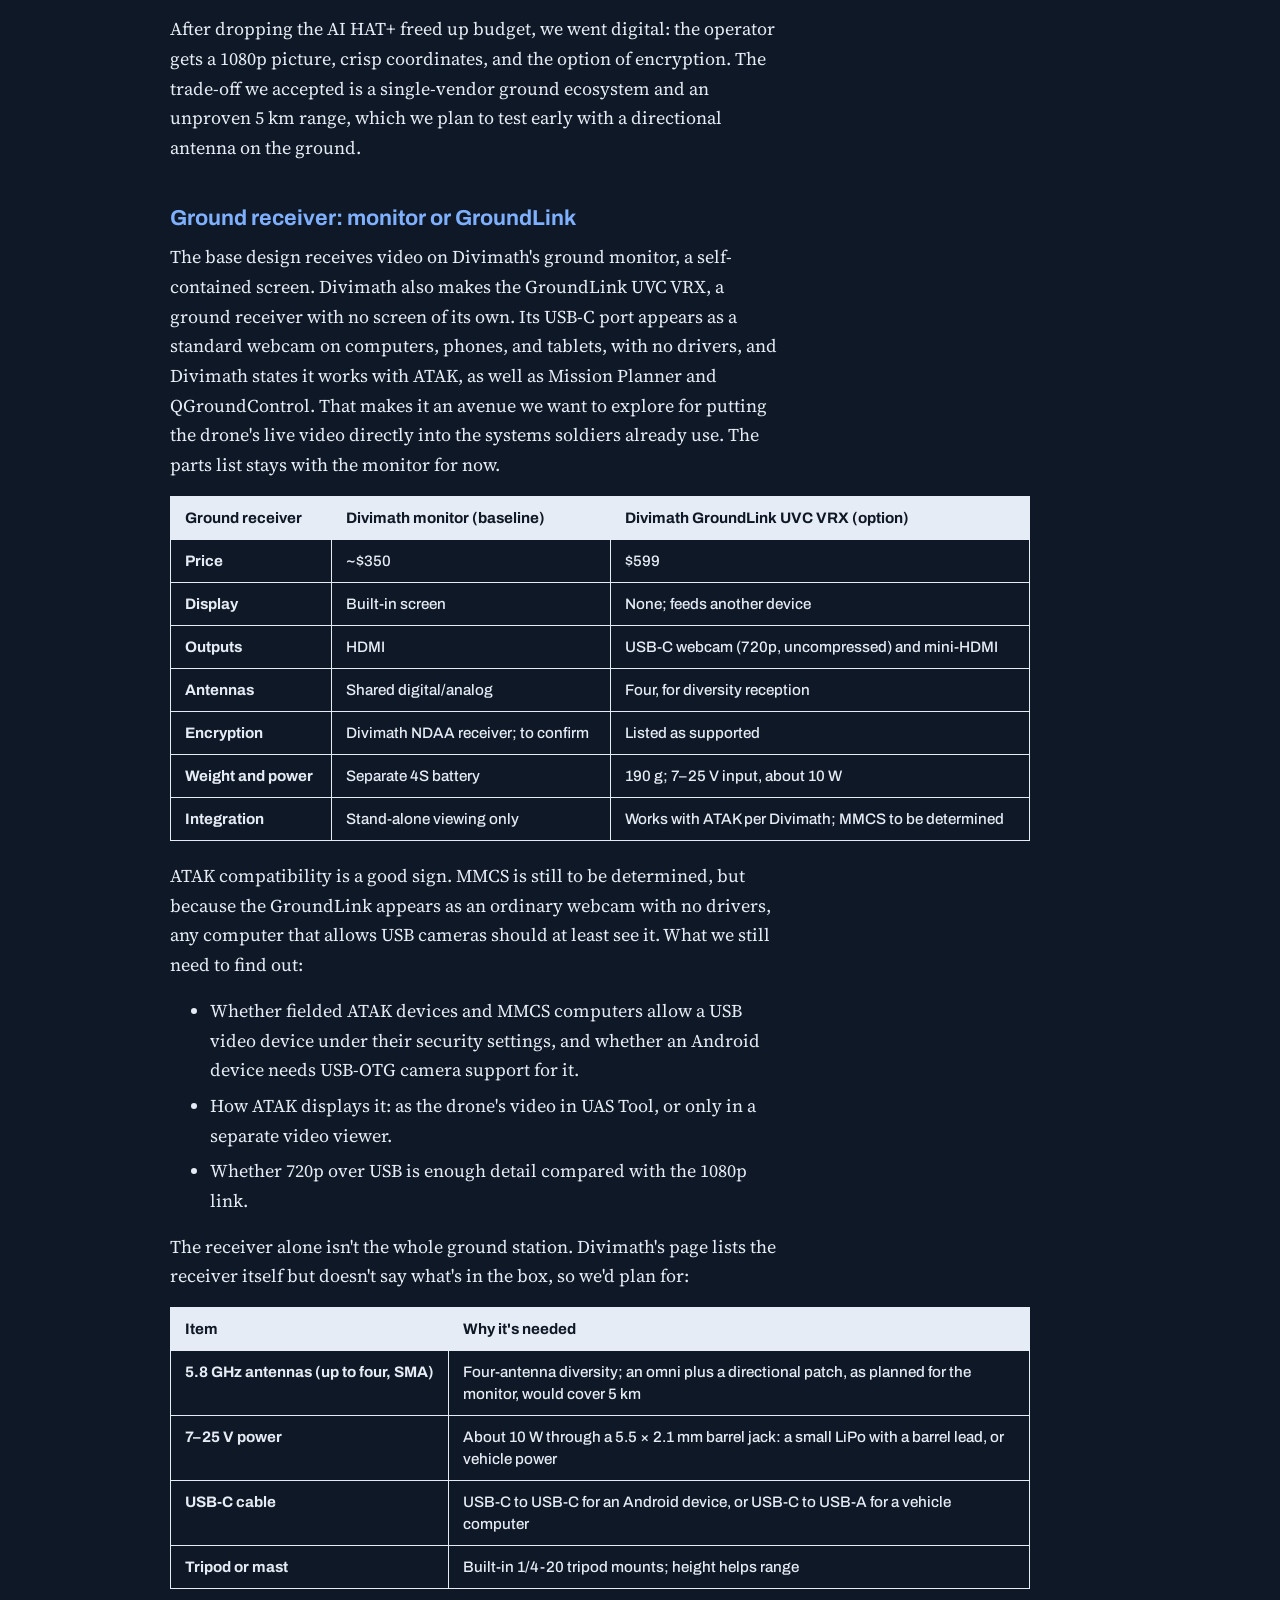
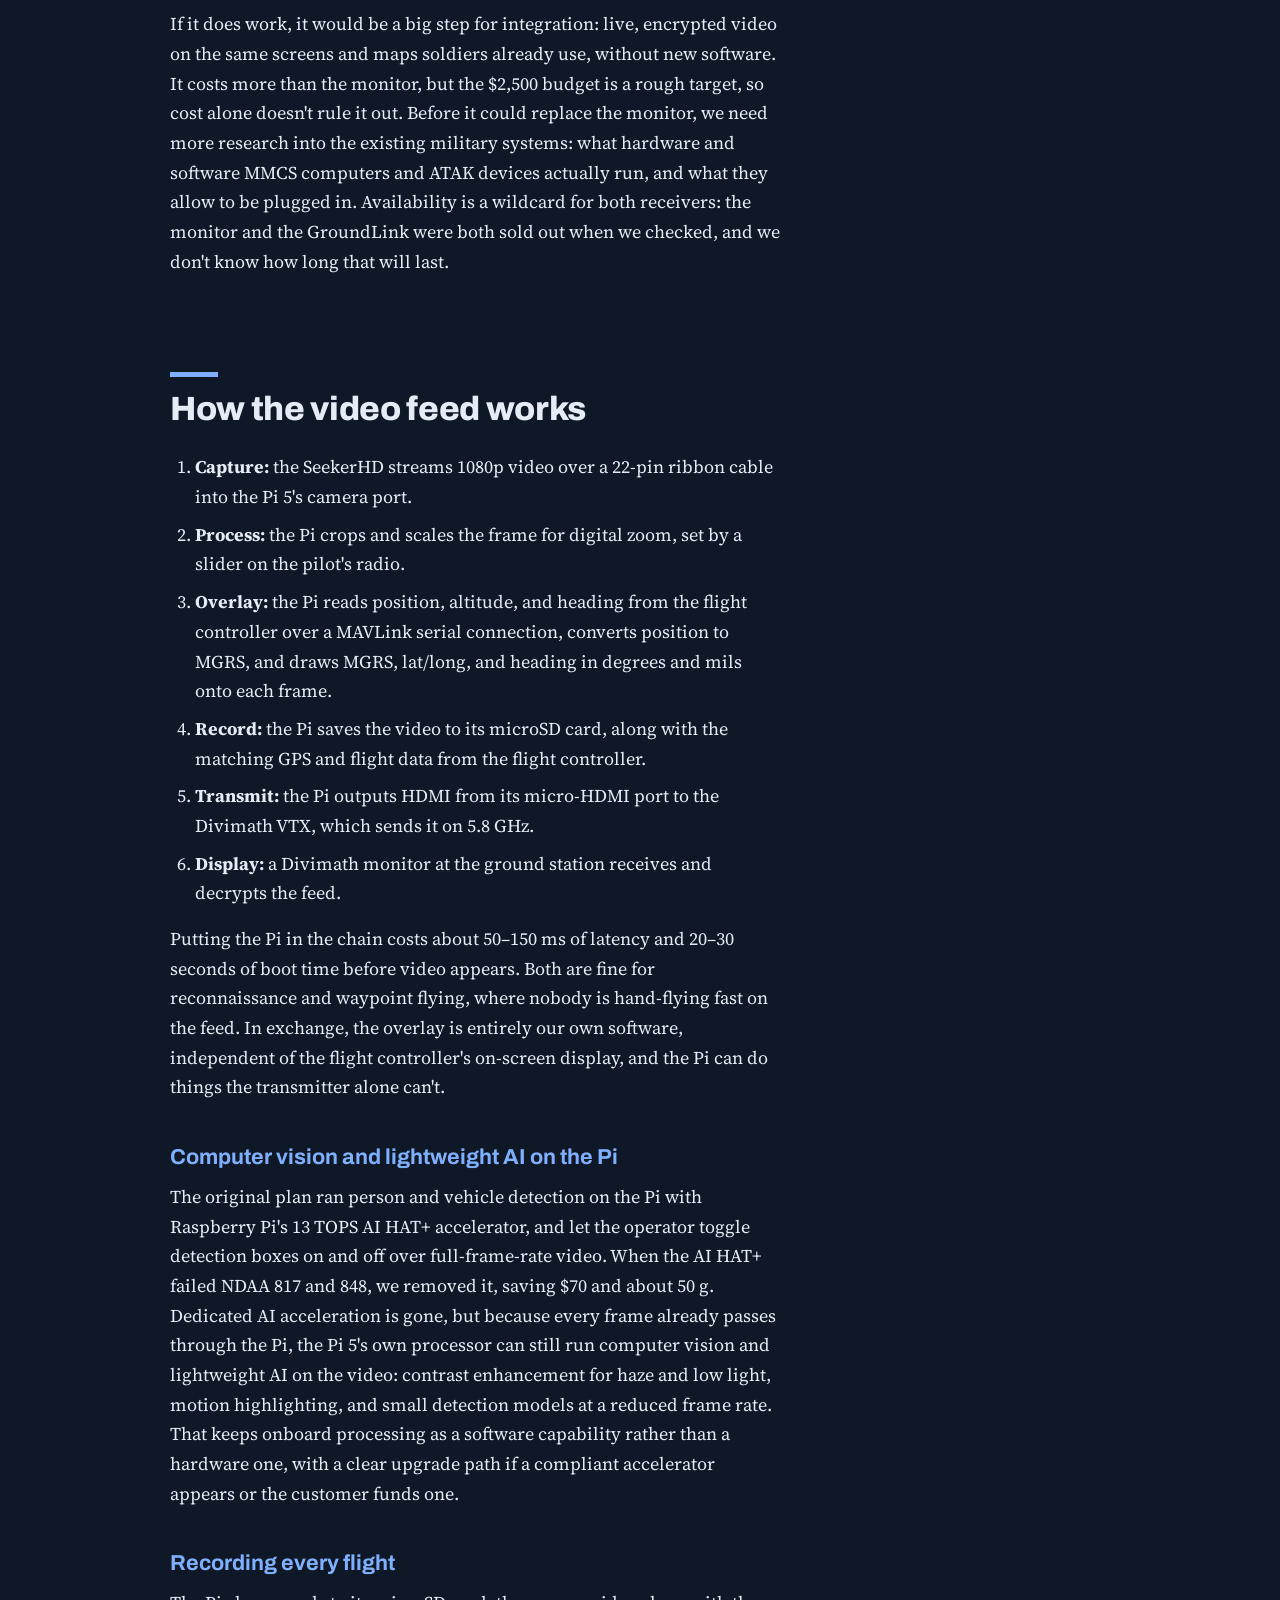
<file: projects/srr-uav.html>
<!DOCTYPE html>
<html lang="en">
<head>
  <meta charset="UTF-8">
  <meta name="viewport" content="width=device-width, initial-scale=1">
  <title>U.S. Army SRR UAV | Trevor Sherman</title>
  <meta name="description" content="Capstone project: a short-range reconnaissance quadcopter for a U.S. Army customer, built from NDAA-compliant parts on a $2,500 budget. Covers camera, video link, thermal, propulsion, battery, control, and telemetry trade studies.">
  <link rel="preconnect" href="https://fonts.googleapis.com">
  <link rel="preconnect" href="https://fonts.gstatic.com" crossorigin>
  <link href="https://fonts.googleapis.com/css2?family=Archivo:wght@500;700;800&family=Source+Serif+4:wght@400;600&display=swap" rel="stylesheet">
  <link rel="stylesheet" href="../css/style.css">
  <script type="module">
    import '../js/model-viewer.min.js';
    customElements.get('model-viewer').meshoptDecoderLocation = '../js/meshopt_decoder.js';
  </script>
</head>
<body class="project-page">

  <header class="nav">
    <div class="wrap">
      <a class="brand" href="../index.html">Trevor Sherman's Engineering Portfolio</a>
      <nav aria-label="Main">
        <ul>
          <li><a href="../index.html#projects">Projects</a></li>
          <li><a href="../index.html#research">Research</a></li>
          <li><a href="../index.html#writing">Writing</a></li>
          <li><a href="../index.html#contact">Contact</a></li>
          <li><a class="primary" href="../resume.pdf">Resume</a></li>
        </ul>
      </nav>
    </div>
  </header>

  <main class="wrap">
    <a class="back" href="../index.html#projects">&larr; All projects</a>

    <div class="proj-head">
      <div class="kicker">Mechanical Engineering Capstone &middot; Fall 2026 &ndash; present</div>
      <h1>U.S. Army SRR UAV <span class="status">In progress</span></h1>
      <p class="summary">As project manager of my capstone team, I'm leading the development of a short-range reconnaissance (SRR) quadcopter for a U.S. Army customer. It has to fit in a pack, weigh under 5&nbsp;lb, fly for 25&ndash;30 minutes at up to 5&nbsp;km, and be built entirely from NDAA-compliant parts, all on a $2,500 budget. This page walks through our first full design, the one we took to our Critical Design Review (CDR), and the trade studies behind every major subsystem: cameras, video links, thermal imaging, propulsion, power, control, and telemetry.</p>
      <dl class="facts">
        <div><dt>My role</dt><dd>Project manager</dd></div>
        <div><dt>Est. weight</dt><dd>~4.65&nbsp;lb</dd></div>
        <div><dt>Hover time</dt><dd>~35&nbsp;min</dd></div>
        <div><dt>Range</dt><dd>5&nbsp;km</dd></div>
        <div><dt>Budget</dt><dd>$2,493 of $2,500</dd></div>
      </dl>
    </div>

    <div class="photos hero-photos">
        <figure style="flex:1.794"><a href="../images/srr-uav/cad-iso.png"><img src="../images/srr-uav/cad-iso.png" width="1566" height="873" alt="Onshape render of the SRR UAV: folding carbon quadcopter with a yellow Pi case, video transmitter, battery underneath, and a pan/tilt camera at the front"></a><figcaption>CAD: the CDR design, fully assembled</figcaption></figure>
        <figure style="flex:1.247"><a href="../images/srr-uav/cad-exploded.png"><img src="../images/srr-uav/cad-exploded.png" width="903" height="724" alt="Exploded view of the SRR UAV showing props, motors, top plate with the Pi case, standoffs, electronics stack, frame, camera gimbal, and battery"></a><figcaption>Exploded view</figcaption></figure>
    </div>

    <nav class="toc" aria-label="On this page">
      <span>On this page</span>
      <ol>
        <li><a href="#model">3D model</a></li>
        <li><a href="#mission">Mission</a></li>
        <li><a href="#design">CDR design</a></li>
        <li><a href="#ndaa">Buying under the NDAA</a></li>
        <li><a href="#camera">Camera</a></li>
        <li><a href="#video">Video link</a></li>
        <li><a href="#pipeline">Video pipeline &amp; Pi</a></li>
        <li><a href="#thermal">Thermal</a></li>
        <li><a href="#avionics">Flight stack &amp; compute</a></li>
        <li><a href="#propulsion">Propulsion</a></li>
        <li><a href="#power">Battery &amp; power</a></li>
        <li><a href="#weather">Weatherproofing</a></li>
        <li><a href="#control">Control link</a></li>
        <li><a href="#telemetry">Telemetry &amp; MMCS</a></li>
        <li><a href="#integration">MMCS &amp; ATAK</a></li>
        <li><a href="#deployment">Deployment concepts</a></li>
        <li><a href="#budget">Budget</a></li>
        <li><a href="#next">Next steps</a></li>
      </ol>
    </nav>

    <section id="model">
      <h2>Explore the model</h2>
      <div class="viewer-wrap">
        <model-viewer id="srr-model" class="cad-viewer" src="../images/srr-uav/assembly.glb" alt="Interactive 3D model of the SRR UAV assembly"
          camera-controls touch-action="pan-y" camera-orbit="35deg 65deg 70%" min-camera-orbit="auto auto 5%"
          auto-rotate auto-rotate-delay="3000" rotation-per-second="10deg" shadow-intensity="0.4" exposure="1.05" interaction-prompt="auto">
        </model-viewer>
      </div>
      <p class="viewer-hint">Drag to rotate, scroll or pinch to zoom, right-click and drag to pan. First-pass CAD for the CDR.</p>
    </section>

    <section id="mission" class="prose">
      <h2>The mission</h2>
      <p>Small units need a drone they can carry in a pack, launch in minutes, and use to see what's over the next hill or around the next building. Working with our Army point of contact, we turned that need into concrete requirements:</p>
      <div class="spec-grid">
        <div><span>Weight</span><strong>Under 5&nbsp;lb (2,268&nbsp;g), ready to fly</strong></div>
        <div><span>Endurance</span><strong>25&ndash;30 minutes of flight</strong></div>
        <div><span>Range</span><strong>5&nbsp;km</strong></div>
        <div><span>Compliance</span><strong>Every part NDAA compliant; companion computer from the DCMA Blue UAS list</strong></div>
        <div><span>Sensors</span><strong>Low-light EO camera, thermal as an option</strong></div>
        <div><span>Autonomy</span><strong>Waypoints, position hold, return-to-home, telemetry</strong></div>
        <div><span>Operator display</span><strong>Live video, position in MGRS and lat/long, heading in degrees and mils</strong></div>
        <div><span>Integration</span><strong>Telemetry into MMCS, the Army's vehicle mission-command software</strong></div>
        <div><span>Budget</span><strong>$1,700 aircraft + $800 controller and display, pooled</strong></div>
      </div>
    </section>

    <section id="design" class="prose">
      <h2>The CDR design</h2>
      <p>The aircraft is a 10&Prime; folding carbon fiber quadcopter with three independent radio links: one for the pilot's controls, one for telemetry to the Army's ground software, and one for video. A Raspberry Pi 5 sits between the camera and the video transmitter, so it can zoom the image and burn the drone's position and heading into the feed before it reaches the operator.</p>
      <div class="spec-grid">
        <div><span>Frame</span><strong>DarwinFPV X10 folding carbon fiber, 410&nbsp;mm wheelbase</strong></div>
        <div><span>Motors</span><strong>Atlas Motion 3115, 760&nbsp;KV (NDAA)</strong></div>
        <div><span>Props</span><strong>Master Airscrew 10&times;4.5 two-blade</strong></div>
        <div><span>Flight stack</span><strong>Aslan H7 Pro FC + 80&nbsp;A PRO 4-in-1 ESC, made in Virginia</strong></div>
        <div><span>Navigation</span><strong>Aslan SAM-M10 GPS + compass, onboard DPS368 barometer</strong></div>
        <div><span>Battery</span><strong>Lumenier NAV 6S2P Li-ion, 10,000&nbsp;mAh, 216&nbsp;Wh</strong></div>
        <div><span>Camera</span><strong>Divimath SeekerHD, Sony IMX462 STARVIS, 1080p60, ~3&times; digital zoom</strong></div>
        <div><span>Camera mount</span><strong>Custom 3D-printed pan/tilt mount on two micro metal-gear servos, vibration-damped</strong></div>
        <div><span>Companion computer</span><strong>Raspberry Pi 5 on its own 5.2&nbsp;V regulator: video overlay, computer vision and lightweight AI, onboard recording</strong></div>
        <div><span>Onboard recording</span><strong>microSD card on the Pi: video with matching GPS and flight data</strong></div>
        <div><span>Video link</span><strong>Divimath HDMI digital VTX (AES-256 capable) to a Divimath ground monitor</strong></div>
        <div><span>Control link</span><strong>Crossfire 915&nbsp;MHz (NDAA receiver), Triumph Tango 2 PRO radio</strong></div>
        <div><span>Telemetry link</span><strong>RFD900x-US modem pair (Blue UAS) to the MMCS field computer</strong></div>
      </div>

      <h3>Component layout</h3>
      <div class="photos wide">
        <figure style="flex:1.728"><a href="../images/srr-uav/cad-labeled.jpg"><img src="../images/srr-uav/cad-labeled.jpg" width="2400" height="1389" alt="Labeled isometric render of the SRR UAV identifying each component, with the custom gimbal parts in green" loading="lazy"></a><figcaption>Every major component, with the three custom 3D-printed gimbal parts in green</figcaption></figure>
      </div>
      <p>This is the V1 layout, modeled from the 3D models and documentation available online. It will be refined many times, especially once parts are ordered and arrive, and the frame most of all. The layout is driven by three things: keeping antennas clear of the carbon fiber, separating the two 900&nbsp;MHz radios, and getting cooling air to the hottest electronics.</p>
      <ul>
        <li><strong>Upper plate:</strong> the Raspberry Pi and the RFD900x telemetry modem sit on top. The modem's antennas point off the back, and it's oriented with its finned heat sink facing up so it sits in the airflow.</li>
        <li><strong>Between the plates:</strong> the middle layer holds the FC/ESC stack, the video transmitter at the back of the main (lower) plate with its antennas pointing off the back, and a specialized front mount.</li>
        <li><strong>Front mount:</strong> carries the pan/tilt servo and camera assembly, with the GPS and the Crossfire receiver on top of it. Up front, the GPS has a clear view of the sky with no carbon fiber over it, and the Crossfire receiver is as far as possible from the telemetry modem at the back.</li>
        <li><strong>Cooling:</strong> a hole in the plate, easiest to see in the top view below, lets air through during forward flight to cool the FC/ESC stack and the video transmitter.</li>
        <li><strong>Battery:</strong> hangs under the frame to keep the center of mass low.</li>
      </ul>
      <p>The camera sits at the very front so the props stay out of its view when it looks down. The current gimbal is designed so the camera rotates exactly about its own central axes, especially in pan (yaw), so each servo move turns the view without shifting it sideways. That gives the operator the most precise, predictable control of where the camera points. Gimbal mounts will be tested and evaluated for stability and precision once the hardware is in hand.</p>
      <p>The layout we'd like to move toward puts the Pi on top of the lower plate, between the plates. That frees the top of the upper plate for the GPS, centered along the drone's length, and the Crossfire receiver at the front, both well clear of the carbon.</p>

      <h3>Views and drawings</h3>
      <div class="photos">
        <figure style="flex:0.627"><a href="../images/srr-uav/cad-top.png"><img src="../images/srr-uav/cad-top.png" width="498" height="794" alt="Top view render of the SRR UAV" loading="lazy"></a><figcaption>Top</figcaption></figure>
        <figure style="flex:2.325"><a href="../images/srr-uav/cad-front.png"><img src="../images/srr-uav/cad-front.png" width="1202" height="517" alt="Front view render of the SRR UAV showing the camera, gimbal, and Pi case" loading="lazy"></a><figcaption>Front</figcaption></figure>
      </div>
      <div class="photos wide">
        <figure style="flex:3.783"><a href="../images/srr-uav/cad-side.png"><img src="../images/srr-uav/cad-side.png" width="1793" height="474" alt="Side view render of the SRR UAV with the battery under the frame and the camera at the front" loading="lazy"></a><figcaption>Side</figcaption></figure>
      </div>
      <p>Overall dimensions from the drawings: 543.91&nbsp;mm prop tip to prop tip, 328.79&nbsp;mm across the frame, 289.91&nbsp;mm between motor centers, and 135.84&nbsp;mm tall from the bottom of the battery to the top of the Pi.</p>
      <div class="photos">
        <figure style="flex:0.883"><a href="../images/srr-uav/drawing-top.png"><img src="../images/srr-uav/drawing-top.png" width="1107" height="1254" alt="Dimensioned top-view drawing: 254 mm props and 289.91 mm motor spacing" loading="lazy"></a><figcaption>Top view drawing: 254&nbsp;mm (10&Prime;) props, 289.91&nbsp;mm motor spacing</figcaption></figure>
        <figure style="flex:2.486"><a href="../images/srr-uav/drawing-front.png"><img src="../images/srr-uav/drawing-front.png" width="1760" height="708" alt="Dimensioned front-view drawing: 328.79 mm wide and 135.84 mm tall" loading="lazy"></a><figcaption>Front view drawing: 328.79&nbsp;mm wide, 135.84&nbsp;mm tall</figcaption></figure>
      </div>
      <div class="photos wide">
        <figure style="flex:3.189"><a href="../images/srr-uav/drawing-side.png"><img src="../images/srr-uav/drawing-side.png" width="1636" height="513" alt="Dimensioned side-view drawing: 543.91 mm overall length" loading="lazy"></a><figcaption>Side view drawing: 543.91&nbsp;mm prop tip to prop tip</figcaption></figure>
      </div>

      <h3>Folding for transport</h3>
      <p>The whole drone folds down for carrying. Take off the props and the battery, swing the arms in alongside the body, and the drone becomes long and thin instead of wide and square. In that shape it's easy to carry and slides into a bag, or into a purpose-built case that we may design for it, then unfolds and flies in minutes. Folding is also what let us keep 10&Prime; props for endurance without giving up portability (see <a href="#propulsion">Propulsion</a>).</p>
    </section>

    <section id="ndaa" class="prose">
      <h2>Buying under the NDAA</h2>
      <p>The hardest constraint on this project isn't weight or range; it's who we're allowed to buy from. Because the drone is for the Army, every component has to comply with the National Defense Authorization Act's restrictions on parts from covered foreign manufacturers, mainly China. Recent NDAA sections (817 and 848) extend this to drone components specifically: flight controllers, radios, data links, cameras, gimbals, and the like. Key components such as the companion computer also have to come from the Defense Contract Management Agency's Blue UAS list.</p>
      <p>That rules out most of the hobby drone market, which is where the cheapest, best-documented parts come from. The effects showed up everywhere:</p>
      <ul>
        <li><strong>Prices go up, choices go down.</strong> A compliant part often costs several times its commercial equivalent, and many categories have only one or two compliant products. Compliance is usually self-declared by the manufacturer, so for each part we kept a written statement or a reseller listing as evidence.</li>
        <li><strong>Nothing is exempt.</strong> Early on, we thought structural parts like the motors and frame might be. Digging into the requirements showed that motors and propellers have to be compliant too, which reshaped the propulsion budget.</li>
        <li><strong>Small accessories can fail.</strong> Checking Raspberry Pi's own compliance table showed that the Pi 5 passes, but its AI HAT+ accelerator and active cooler both fail sections 817 and 848. Both came off the parts list.</li>
        <li><strong>Digital video nearly disappeared.</strong> DJI, Walksnail, and HDZero, the mainstream digital FPV systems, all have Chinese supply chains. The compliant alternatives are defense radios priced for much larger programs. Divimath, the U.S. company behind HDZero, turned out to be the only digital video option that fit our budget.</li>
      </ul>
      <h3>Blue UAS: compliance you can check immediately</h3>
      <p>No federal agency certifies NDAA compliance. Manufacturers declare it themselves, and the buyer is left to verify the claim. The Blue UAS program is the shortcut. The Department of Defense vets drones and drone components against the NDAA sourcing rules and for cybersecurity, then publishes them in two lists: the <strong>Blue UAS Cleared List</strong> for complete aircraft and the <strong>Blue UAS Framework</strong> for individual components and software, such as flight controllers, radios, cameras, gimbals, and companion computers. The program started at the Defense Innovation Unit, and the Defense Contract Management Agency took over the lists in December 2025.</p>
      <p>For U.S. defense UAV procurement and manufacturing, that makes Blue UAS the quickest way to confirm a part: if it's on the list, its NDAA compliance has already been verified, with no vendor letters or sourcing paperwork to chase. Listing applies only to the exact models and configurations named, not a manufacturer's whole product line. It's also not the only path. The government can still buy compliant parts that aren't listed; they just need their own compliance verification.</p>
      <table class="data-table">
        <thead><tr><th>Level</th><th>Who verifies it</th><th>How we checked it</th><th>Our parts</th></tr></thead>
        <tbody>
          <tr><td>Blue UAS listed</td><td>DoD, through DCMA</td><td>Look it up on the Blue UAS list</td><td>RFD900x-US modems, Raspberry Pi 5</td></tr>
          <tr><td>NDAA compliant only</td><td>The manufacturer, self-declared</td><td>Written statement or reseller listing kept on file</td><td>Aslan flight stack, SeekerHD camera, Atlas Motion motors, Divimath VTX</td></tr>
        </tbody>
      </table>
      <p>Several of our parts, including the Aslan flight stack and the SeekerHD camera, are NDAA compliant but not Blue UAS listed, so confirming that NDAA alone was acceptable was one of our first questions for the customer.</p>
    </section>

    <section id="camera" class="prose">
      <h2>Choosing the camera</h2>
      <p>The camera is the reason the drone exists, so it got the most study. Three questions shaped it: how sensitive the sensor needs to be, which shutter type it uses, and whether the camera outputs analog or digital video.</p>

      <h3>Low-light sensitivity</h3>
      <p>Reconnaissance happens at dawn, dusk, and in bad weather, not just midday. Sony's STARVIS sensors (IMX462, IMX662, and others) use back-illuminated pixels that collect far more light than a typical camera sensor, giving usable color video at dusk, at dawn, and under moonlight. They still need some light; in true darkness only a thermal camera works. Low light was the property we couldn't fix later in software, so it became the first filter: every serious candidate used a STARVIS sensor.</p>

      <h3>Rolling vs. global shutter</h3>
      <p>A global shutter captures the whole frame at once. A rolling shutter reads the sensor one row at a time, so fast motion or vibration during readout skews vertical lines (during quick pans) or makes the image wobble (&ldquo;jello&rdquo;). Global shutter sounds strictly better, but there's a catch: Sony's low-light STARVIS sensors are all rolling shutter, and its global-shutter Pregius sensors are noticeably worse in low light. We had to pick one.</p>
      <table class="data-table">
        <thead><tr><th>Shutter</th><th>Rolling shutter (STARVIS)</th><th>Global shutter (Pregius)</th></tr></thead>
        <tbody>
          <tr><td>Low light</td><td>Excellent</td><td>Noticeably worse</td></tr>
          <tr><td>Fast motion</td><td>Skew during quick pans</td><td>No distortion</td></tr>
          <tr><td>Vibration</td><td>Jello if poorly isolated</td><td>Immune</td></tr>
          <tr><td>Fix for its weakness</td><td>Soft mounting, balanced props, short exposure</td><td>None: you can't add light</td></tr>
        </tbody>
      </table>
      <p>We chose rolling shutter. Jello comes mainly from motor and prop vibration, which balanced props and soft camera mounting largely remove, and SRR flying is slow and smooth, so skew rarely matters. Global shutter would have been the better call for fast daytime flying or for visual navigation and mapping from the camera feed, neither of which applies here.</p>

      <h3>Analog vs. digital camera</h3>
      <p>Analog FPV cameras output standard-definition composite video straight into an analog transmitter. They're cheap, simple, and there are compliant options, such as the Blue UAS-listed Fat Shark Aura V2 with a STARVIS 2 sensor. Digital cameras capture 1080p, which preserves fine detail and allows digital zoom, but they need a digital link or a computer between camera and transmitter. Finding a camera that was digital, low-light, <em>and</em> NDAA compliant was the hard part:</p>
      <table class="data-table">
        <thead><tr><th>Camera</th><th>Sensor</th><th>Why it lost or won</th></tr></thead>
        <tbody>
          <tr><td>Pi Camera Module 2</td><td>Standard</td><td>Cheap, but poor in low light; kept only as a software dev camera</td></tr>
          <tr><td>FRAMOS IMX662</td><td>STARVIS 2, rolling</td><td>Strong low light, but about $240 with the Pi adapter</td></tr>
          <tr><td>FRAMOS IMX900</td><td>Pregius S, global</td><td>No jello, but weaker in low light</td></tr>
          <tr><td>e-con See3CAM_CU27</td><td>IMX462, USB</td><td>Couldn't confirm NDAA compliance for the model; removed</td></tr>
          <tr><td>Fat Shark Aura V2</td><td>STARVIS 2, analog</td><td>Blue UAS and cheap, but limited to standard definition</td></tr>
          <tr><td><strong>Divimath SeekerHD</strong></td><td>IMX462 STARVIS, 1080p60</td><td><strong>Chosen:</strong> NDAA, low light, digital zoom, $115</td></tr>
        </tbody>
      </table>
      <p>For a while we had settled on the analog Aura V2 because no compliant digital STARVIS camera seemed to exist. Then we found the SeekerHD: an NDAA-compliant IMX462 camera built to plug into a Raspberry Pi, with software digital zoom of about 3&times;. Its 148&deg; lens on a standard M12 mount gives a wide view for orientation, and zooming gives the detail to identify a target. It's NDAA compliant but not Blue UAS listed.</p>

      <h3>Pointing the camera</h3>
      <p>We chose two small metal-gear servos for pan and tilt instead of a brushless gimbal, on a custom 3D-printed mount with rubber vibration dampers. Tilt matters most: the operator needs to move between looking ahead to fly and scan, and looking straight down to watch a target while holding position. Pan lets the camera watch something off to the side while the drone keeps its heading. Roll does almost nothing on a slow-flying multirotor, and hobby servos are too slow to cancel it anyway. The design ranges are about +15&deg; to &minus;90&deg; of tilt and &plusmn;90&deg; of pan. When the heading readout should show where the camera is looking, the camera heading is the vehicle heading plus the pan angle, wrapped to 0&ndash;360&deg;, and multiplied by 6400/360 for NATO mils.</p>
    </section>

    <section id="video" class="prose">
      <h2>Video link: analog vs. digital</h2>
      <p>The video transmitter (VTX) is a radio, so it falls squarely under the NDAA's covered components. That narrowed the field fast.</p>
      <table class="data-table">
        <thead><tr><th>Video link</th><th>Analog VTX</th><th>Digital VTX</th></tr></thead>
        <tbody>
          <tr><td>Picture</td><td>Standard definition, about 480 lines</td><td>720p60 or 1080p30</td></tr>
          <tr><td>Latency</td><td>Lowest</td><td>About 1&nbsp;ms added by the Divimath link</td></tr>
          <tr><td>At edge of range</td><td>Gets snowy but stays usable</td><td>Can freeze or drop out</td></tr>
          <tr><td>On-screen text</td><td>Blurry</td><td>Crisp MGRS and heading</td></tr>
          <tr><td>Security</td><td>Anyone with a receiver can watch</td><td>Can be encrypted</td></tr>
          <tr><td>Receivers</td><td>Any analog goggle or monitor</td><td>Tied to one maker's ecosystem</td></tr>
          <tr><td>Compliant cost</td><td>About $70 (Fat Shark Aura)</td><td>$300 (Divimath) to thousands</td></tr>
        </tbody>
      </table>

      <h3>Why Divimath was the only realistic digital option</h3>
      <p>DJI, Walksnail, and HDZero, the usual digital FPV systems, were out immediately because of their Chinese supply chains. These are the compliant video links I compared:</p>
      <table class="data-table">
        <thead><tr><th>Video link</th><th>Type</th><th>Cost</th><th>Result</th></tr></thead>
        <tbody>
          <tr><td>Fat Shark Aura</td><td>Analog, 1&nbsp;W, Blue UAS</td><td>~$70</td><td>Baseline for a while; cheap but standard definition</td></tr>
          <tr><td>Divimath Long Range VTX</td><td>Digital, up to 1&nbsp;W</td><td>~$200</td><td>Only accepts Divimath's own MIPI cameras, so it can't take video from the Pi</td></tr>
          <tr><td><strong>Divimath HDMI VTX</strong></td><td>Digital, 25&ndash;900&nbsp;mW</td><td>$300</td><td><strong>Chosen:</strong> takes HDMI from any source, including the Pi</td></tr>
          <tr><td>Microhard pMDDL2450</td><td>IP data link</td><td>~$650 air side</td><td>Needs a separate encoder; broke the budget</td></tr>
          <tr><td>ModalAI MVX</td><td>Digital, encrypted, Blue UAS</td><td>$1,500 ground receiver</td><td>Requires ModalAI's VOXL flight computer: a full re-architecture</td></tr>
        </tbody>
      </table>
      <p>The Divimath HDMI VTX is NDAA compliant, made in Thailand, and transmits on 5.8&nbsp;GHz with about 1&nbsp;ms of added latency at 720p60 or 1080p30. Being able to accept video from the Pi is what made it work: everything else in our pipeline depends on the Pi sitting between camera and transmitter.</p>

      <h3>Encryption as a bonus</h3>
      <p>Encrypted video wasn't a customer requirement, but it's a real operational security benefit: an unencrypted feed shows anyone with a cheap receiver exactly what the drone is looking at, and where. Divimath's NDAA product line encrypts its digital link with AES-256 at the physical layer, with no added latency, and only a Divimath receiver with the right password can decode it. It's exclusive to the NDAA line, so a hobby HDZero receiver can't watch it either. One caveat we flagged for the customer: U.S. amateur radio rules, which high-power 5.8&nbsp;GHz video often operates under, prohibit encryption. Using encryption depends on the spectrum authorization the Army operates under.</p>
      <p>After dropping the AI HAT+ freed up budget, we went digital: the operator gets a 1080p picture, crisp coordinates, and the option of encryption. The trade-off we accepted is a single-vendor ground ecosystem and an unproven 5&nbsp;km range, which we plan to test early with a directional antenna on the ground.</p>

      <h3>Ground receiver: monitor or GroundLink</h3>
      <p>The base design receives video on Divimath's ground monitor, a self-contained screen. Divimath also makes the GroundLink UVC VRX, a ground receiver with no screen of its own. Its USB-C port appears as a standard webcam on computers, phones, and tablets, with no drivers, and Divimath states it works with ATAK, as well as Mission Planner and QGroundControl. That makes it an avenue we want to explore for putting the drone's live video directly into the systems soldiers already use. The parts list stays with the monitor for now.</p>
      <table class="data-table">
        <thead><tr><th>Ground receiver</th><th><strong>Divimath monitor</strong> (baseline)</th><th>Divimath GroundLink UVC VRX (option)</th></tr></thead>
        <tbody>
          <tr><td>Price</td><td>~$350</td><td>$599</td></tr>
          <tr><td>Display</td><td>Built-in screen</td><td>None; feeds another device</td></tr>
          <tr><td>Outputs</td><td>HDMI</td><td>USB-C webcam (720p, uncompressed) and mini-HDMI</td></tr>
          <tr><td>Antennas</td><td>Shared digital/analog</td><td>Four, for diversity reception</td></tr>
          <tr><td>Encryption</td><td>Divimath NDAA receiver; to confirm</td><td>Listed as supported</td></tr>
          <tr><td>Weight and power</td><td>Separate 4S battery</td><td>190&nbsp;g; 7&ndash;25&nbsp;V input, about 10&nbsp;W</td></tr>
          <tr><td>Integration</td><td>Stand-alone viewing only</td><td>Works with ATAK per Divimath; MMCS to be determined</td></tr>
        </tbody>
      </table>
      <p>ATAK compatibility is a good sign. MMCS is still to be determined, but because the GroundLink appears as an ordinary webcam with no drivers, any computer that allows USB cameras should at least see it. What we still need to find out:</p>
      <ul>
        <li>Whether fielded ATAK devices and MMCS computers allow a USB video device under their security settings, and whether an Android device needs USB-OTG camera support for it.</li>
        <li>How ATAK displays it: as the drone's video in UAS Tool, or only in a separate video viewer.</li>
        <li>Whether 720p over USB is enough detail compared with the 1080p link.</li>
      </ul>
      <p>The receiver alone isn't the whole ground station. Divimath's page lists the receiver itself but doesn't say what's in the box, so we'd plan for:</p>
      <table class="data-table">
        <thead><tr><th>Item</th><th>Why it's needed</th></tr></thead>
        <tbody>
          <tr><td>5.8&nbsp;GHz antennas (up to four, SMA)</td><td>Four-antenna diversity; an omni plus a directional patch, as planned for the monitor, would cover 5&nbsp;km</td></tr>
          <tr><td>7&ndash;25&nbsp;V power</td><td>About 10&nbsp;W through a 5.5&nbsp;&times;&nbsp;2.1&nbsp;mm barrel jack: a small LiPo with a barrel lead, or vehicle power</td></tr>
          <tr><td>USB-C cable</td><td>USB-C to USB-C for an Android device, or USB-C to USB-A for a vehicle computer</td></tr>
          <tr><td>Tripod or mast</td><td>Built-in 1/4-20 tripod mounts; height helps range</td></tr>
        </tbody>
      </table>
      <p>If it does work, it would be a big step for integration: live, encrypted video on the same screens and maps soldiers already use, without new software. It costs more than the monitor, but the $2,500 budget is a rough target, so cost alone doesn't rule it out. Before it could replace the monitor, we need more research into the existing military systems: what hardware and software MMCS computers and ATAK devices actually run, and what they allow to be plugged in. Availability is a wildcard for both receivers: the monitor and the GroundLink were both sold out when we checked, and we don't know how long that will last.</p>
    </section>

    <section id="pipeline" class="prose">
      <h2>How the video feed works</h2>
      <ol>
        <li><strong>Capture:</strong> the SeekerHD streams 1080p video over a 22-pin ribbon cable into the Pi 5's camera port.</li>
        <li><strong>Process:</strong> the Pi crops and scales the frame for digital zoom, set by a slider on the pilot's radio.</li>
        <li><strong>Overlay:</strong> the Pi reads position, altitude, and heading from the flight controller over a MAVLink serial connection, converts position to MGRS, and draws MGRS, lat/long, and heading in degrees and mils onto each frame.</li>
        <li><strong>Record:</strong> the Pi saves the video to its microSD card, along with the matching GPS and flight data from the flight controller.</li>
        <li><strong>Transmit:</strong> the Pi outputs HDMI from its micro-HDMI port to the Divimath VTX, which sends it on 5.8&nbsp;GHz.</li>
        <li><strong>Display:</strong> a Divimath monitor at the ground station receives and decrypts the feed.</li>
      </ol>
      <p>Putting the Pi in the chain costs about 50&ndash;150&nbsp;ms of latency and 20&ndash;30 seconds of boot time before video appears. Both are fine for reconnaissance and waypoint flying, where nobody is hand-flying fast on the feed. In exchange, the overlay is entirely our own software, independent of the flight controller's on-screen display, and the Pi can do things the transmitter alone can't.</p>

      <h3>Computer vision and lightweight AI on the Pi</h3>
      <p>The original plan ran person and vehicle detection on the Pi with Raspberry Pi's 13&nbsp;TOPS AI HAT+ accelerator, and let the operator toggle detection boxes on and off over full-frame-rate video. When the AI HAT+ failed NDAA 817 and 848, we removed it, saving $70 and about 50&nbsp;g. Dedicated AI acceleration is gone, but because every frame already passes through the Pi, the Pi 5's own processor can still run computer vision and lightweight AI on the video: contrast enhancement for haze and low light, motion highlighting, and small detection models at a reduced frame rate. That keeps onboard processing as a software capability rather than a hardware one, with a clear upgrade path if a compliant accelerator appears or the customer funds one.</p>

      <h3>Recording every flight</h3>
      <p>The Pi also records to its microSD card: the camera video along with the matching GPS position and flight data (altitude, attitude, heading, speed, and flight mode) read from the flight controller over MAVLink. Lining these up in time means a flight can be fully rebuilt afterward, showing what the camera saw at each moment and exactly where the drone was and where it was pointing. That matters most when the drone is flying a mission autonomously without an operator watching or in control, or when the video link drops out at long range: the onboard record captures everything the live feed missed.</p>

      <h3>Built for a second camera</h3>
      <p>Because every image goes through the Pi, adding a second sensor is mostly a software change. A USB thermal camera plugs into one of the Pi's USB ports, and the operator switches between feeds from a switch on the radio. Since the link is 1080p, the Pi can also show thermal as a picture-in-picture inset or blend heat outlines onto the daylight image, which standard-definition analog would make too small to use. That design choice is what makes thermal a clean add-on instead of a redesign.</p>
    </section>

    <section id="thermal" class="prose">
      <h2>Thermal imaging</h2>
      <p>Thermal and low-light EO cameras solve different problems. Thermal is the best tool for <em>finding</em> things: a warm person or engine stands out against a cool background in total darkness, through light smoke, and through foliage that hides them from a normal camera. Low-light EO is the best tool for <em>identifying</em> them, with color and detail that thermal lacks. For an SRR drone, the ideal workflow is thermal cueing: thermal shows the operator where to look, then they switch to the EO camera and zoom in.</p>

      <h3>The infrared bands</h3>
      <table class="data-table">
        <thead><tr><th>Band</th><th>Wavelength</th><th>What it sees</th><th>Fit for this drone</th></tr></thead>
        <tbody>
          <tr><td>SWIR</td><td>~0.9&ndash;1.7&nbsp;&micro;m</td><td>Reflected light, like a visible camera; cuts through haze and distinguishes materials; still needs some illumination</td><td>Expensive InGaAs sensors; doesn't detect body heat</td></tr>
          <tr><td>MWIR</td><td>~3&ndash;5&nbsp;&micro;m</td><td>Emitted heat; best for very long range and hot targets</td><td>Needs a cryogenically cooled detector: too heavy, power-hungry, and costly</td></tr>
          <tr><td>LWIR</td><td>~8&ndash;14&nbsp;&micro;m</td><td>Emitted heat near room temperature, which is where people and vehicles glow brightest</td><td><strong>Best fit:</strong> small, light, uncooled microbolometers</td></tr>
        </tbody>
      </table>
      <p>For a 5&nbsp;lb drone looking for people and vehicles at short range, uncooled LWIR is the clear choice. It's what every small-drone thermal camera we considered uses.</p>

      <h3>Why thermal became an add-on</h3>
      <p>Resolution decides whether thermal is useful. At 100&nbsp;m altitude, a 160&times;120 FLIR Lepton with its 57&deg; lens covers about 0.62&nbsp;m per pixel, so a person is a single warm dot. A 320&times;256 FLIR Boson with a 34&deg; lens covers about 0.19&nbsp;m per pixel, so a person is roughly 3&times;9 pixels: enough to tell a person from a deer or a sun-warmed rock.</p>
      <p>We could squeeze a Lepton into the base budget, but only by giving up money the EO camera needed, for a sensor that only says &ldquo;something warm is there.&rdquo; A thermal camera worth having costs more than the rest of the aircraft. So rather than compromise both sensors, we spent the budget on a good EO camera and are proposing good-resolution thermal to the customer as a separately funded add-on. The platform is already built for it: a USB slot on the Pi, room on the mount, and spare weight margin.</p>

      <h3>Candidate thermal add-ons</h3>
      <table class="data-table">
        <thead><tr><th>Sensor</th><th>Resolution</th><th>Approx. price</th><th>Notes</th></tr></thead>
        <tbody>
          <tr><td>FLIR Lepton 3.5</td><td>160&times;120</td><td>~$230 + USB board</td><td>NDAA; cheapest day-one thermal, but detection only</td></tr>
          <tr><td>Seek 320&times;240 cores</td><td>320&times;240</td><td>~$500</td><td>USB; NDAA status unconfirmed, needs a vendor answer</td></tr>
          <tr><td><strong>FLIR Boson 320</strong></td><td>320&times;256</td><td>~$1,780 with USB kit</td><td><strong>Recommended:</strong> NDAA, plugs into the Pi like a webcam</td></tr>
          <tr><td>FLIR Boson 640</td><td>640&times;512</td><td>From ~$3,450</td><td>NDAA; full-resolution option that benefits most from the digital link</td></tr>
          <tr><td>FLIR Hadron 640R</td><td>640&times;512 + 64&nbsp;MP EO</td><td>~$4,000</td><td>NDAA, 56&nbsp;g dual thermal/visible module; MIPI interface, so it would need driver work on the Pi</td></tr>
          <tr><td>RPX EmbIR-3</td><td>&mdash;</td><td>Quote pending</td><td>Blue UAS listed</td></tr>
        </tbody>
      </table>
      <p>Teledyne FLIR now states that its whole OEM thermal line (Lepton, Boson, Hadron, Neutrino) is NDAA compliant and assembled in California, which made it the default vendor. One paperwork note for the customer: the 60&nbsp;Hz Boson is export controlled at a higher level than the 9&nbsp;Hz version, so any non-U.S.-person team members need to be cleared before it's purchased.</p>
    </section>

    <section id="avionics" class="prose">
      <h2>Flight stack and compute</h2>

      <h3>Flight controller and ESC</h3>
      <p>The flight controller runs ArduPilot, which handles waypoints, position hold, return-to-home, and MAVLink telemetry on its own, independent of the companion computer. I compared three compliant stacks:</p>
      <table class="data-table">
        <thead><tr><th>Flight stack</th><th>ARK FPV + ARK 4-in-1</th><th>Lumenier LUX F765 + ESC</th><th><strong>Aslan H7 Pro + 80&nbsp;A PRO</strong></th></tr></thead>
        <tbody>
          <tr><td>Price</td><td>$413.49</td><td>~$224 less than ARK</td><td><strong>$189.84 bundle</strong></td></tr>
          <tr><td>Made in</td><td>USA</td><td>Thailand</td><td>Virginia, USA</td></tr>
          <tr><td>Processor</td><td>H7</td><td>F7</td><td>STM32H743, dual IMUs, barometer</td></tr>
          <tr><td>ESC rating</td><td>50&nbsp;A continuous per motor</td><td>&mdash;</td><td>80&nbsp;A per motor</td></tr>
          <tr><td>12&nbsp;V output for the VTX</td><td>Yes</td><td>No</td><td>Yes, 3&nbsp;A (plus 5&nbsp;V and 3.3&nbsp;V)</td></tr>
          <tr><td>Track record</td><td>Documented in ArduPilot and PX4</td><td>Established</td><td>Brand new; ArduPilot target to confirm</td></tr>
        </tbody>
      </table>
      <p>Aslan saved about $229 against ARK once the GPS was included and kept the 12&nbsp;V regulator the Lumenier option lacked. The risk is maturity: the board had only just started shipping, so confirming an ArduPilot build is our first action item. Aslan is also registered as a government contractor, which helps for an Army program.</p>

      <h3>Companion computer</h3>
      <p>The companion computer had to come from the DCMA Blue UAS list. When onboard detection was still a requirement, I compared the Pi 5 against NVIDIA's Jetson boards:</p>
      <table class="data-table">
        <thead><tr><th>Companion computer</th><th><strong>Raspberry Pi 5</strong></th><th>Jetson Orin Nano</th><th>Jetson Xavier NX</th></tr></thead>
        <tbody>
          <tr><td>AI performance</td><td>CPU only (AI HAT+ dropped)</td><td>Up to 40 TOPS GPU</td><td>21 TOPS GPU</td></tr>
          <tr><td>Small-model detection</td><td>~11&nbsp;fps at 640&nbsp;px</td><td>~40&ndash;60&nbsp;fps</td><td>Between the two</td></tr>
          <tr><td>Power</td><td>~5&ndash;12&nbsp;W</td><td>~7&ndash;25&nbsp;W</td><td>~10&ndash;20&nbsp;W</td></tr>
          <tr><td>Compliant cost</td><td><strong>~$70&ndash;110</strong></td><td>From ~$1,232 (NDAA bundle incl. FC)</td><td>Likely $600+ with carrier</td></tr>
          <tr><td>Video out</td><td>Micro-HDMI, straight to the VTX</td><td>Mini DisplayPort, needs an adapter</td><td>Depends on carrier</td></tr>
        </tbody>
      </table>
      <p>A Jetson would make detection far better, especially on small targets at altitude, but it costs most of the budget, adds weight and 10&ndash;15&nbsp;W, and would duplicate the flight controller. The Pi 5 meets the requirements; a Jetson is the identified upgrade if the customer funds onboard AI separately. We also chose the 4&nbsp;GB Pi over the 8&nbsp;GB, since the extra memory adds cost without changing performance for this workload.</p>
    </section>

    <section id="propulsion" class="prose">
      <h2>Propulsion sizing</h2>

      <h3>Thrust required</h3>
      <p>I sized the propulsion for a conservative all-up weight of 5&nbsp;lb (2.27&nbsp;kg, or 22.2&nbsp;N). Each of the four motors has to lift about 5.56&nbsp;N, or 567&nbsp;g, to hover. Using momentum theory, the ideal power to hover is T<sup>3/2</sup>&nbsp;/&nbsp;&radic;(2&rho;A), about 37&nbsp;W per motor for a 10&Prime; disk. With typical thrust and power coefficients for a 10&times;4.5 prop (C<sub>T</sub>&nbsp;&asymp;&nbsp;0.11, C<sub>P</sub>&nbsp;&asymp;&nbsp;0.045), the prop actually needs about 6,000&nbsp;rpm and 58&nbsp;W of shaft power, a figure of merit of about 0.65.</p>

      <h3>Motor options</h3>
      <p>Requiring NDAA-compliant motors cut the field to a handful of U.S. suppliers. These are the motors I worked through:</p>
      <table class="data-table">
        <thead><tr><th>Motor</th><th>Compliance</th><th>Notes</th></tr></thead>
        <tbody>
          <tr><td>Unusual Machines UM2807 1300&nbsp;KV</td><td>NDAA</td><td>Early pick at about $200 for four; sized for a lighter build with smaller props</td></tr>
          <tr><td>Vertiq 40-06 G2, 370&nbsp;KV</td><td>U.S.-made; letter needed</td><td>Best for endurance on ~13&Prime; props, but integrated ESCs would replace the whole ESC plan; quote only</td></tr>
          <tr><td>KDE Direct</td><td>Mixed U.S./overseas production</td><td>Good endurance motors, but compliance varies by part number</td></tr>
          <tr><td>Unusual Machines 3115 900&nbsp;KV</td><td>NDAA</td><td>Proven on compliant 10&Prime; builds and ordered by the Army; no public price</td></tr>
          <tr><td>GEPRC / iFlight 3115 900&nbsp;KV</td><td>Not compliant</td><td>The standard hobby pairing for 10&Prime; on 6S; useful as a performance reference only</td></tr>
          <tr><td>Atlas Motion 3115, 850 or 950&nbsp;KV</td><td>NDAA</td><td>Found and selected at 850&nbsp;KV first</td></tr>
          <tr><td><strong>Atlas Motion 3115, 760&nbsp;KV</strong></td><td><strong>NDAA</strong></td><td><strong>Final:</strong> lower KV for a more efficient hover (below)</td></tr>
        </tbody>
      </table>

      <h3>Prop size</h3>
      <p>We wanted props smaller than 10&Prime; to keep the drone compact. At a fixed weight, ideal hover power scales with thrust to the 3/2 power divided by prop diameter, so smaller props need more power to hold the same weight up. Using our early 30-minute estimate as the baseline:</p>
      <table class="data-table">
        <thead><tr><th>Prop</th><th>Extra hover power</th><th>Est. flight time</th></tr></thead>
        <tbody>
          <tr><td>10&Prime;</td><td>Baseline</td><td>~30&nbsp;min</td></tr>
          <tr><td>9&Prime;</td><td>~+11%</td><td>~27&nbsp;min</td></tr>
          <tr><td>8&Prime;</td><td>~+25%</td><td>~24&nbsp;min</td></tr>
          <tr><td>7&Prime;</td><td>~+43%</td><td>~21&nbsp;min</td></tr>
        </tbody>
      </table>
      <p>Below 9&Prime; the drone can't meet the 25-minute requirement. Because the X10's arms fold, a 10&Prime; frame packs nearly as small as a fixed 9&Prime; one, so we kept 10&Prime; props.</p>
      <table class="data-table">
        <thead><tr><th>Prop</th><th>Price</th><th>NDAA documentation</th><th>Trade-off</th></tr></thead>
        <tbody>
          <tr><td>APC 10&times;4.5MR, 2-blade</td><td>~$3 each</td><td>U.S.-made, but listed as not compliant by the reseller</td><td>Cheapest and efficient; needs shaft adapter rings</td></tr>
          <tr><td>Master Airscrew 3MR 10&times;5, 3-blade</td><td>$16 each</td><td>Listed NDAA compliant</td><td>Third blade costs about 1.5&ndash;2 minutes of flight</td></tr>
          <tr><td><strong>Master Airscrew 10&times;4.5, 2-blade</strong></td><td>&mdash;</td><td><strong>Listed NDAA compliant</strong></td><td><strong>Chosen:</strong> clear documentation and two-blade efficiency</td></tr>
        </tbody>
      </table>

      <h3>Frame</h3>
      <table class="data-table">
        <thead><tr><th>Frame</th><th><strong>DarwinFPV X10</strong></th><th>UMT LX10 V2</th></tr></thead>
        <tbody>
          <tr><td>Folding</td><td>Yes, 410&nbsp;mm wheelbase</td><td>Yes, folds to 93&nbsp;mm wide</td></tr>
          <tr><td>Arm thickness</td><td>7&nbsp;mm</td><td>Thinner</td></tr>
          <tr><td>Real cost</td><td>Baseline</td><td>$0&ndash;15 cheaper after UK shipping and duties</td></tr>
          <tr><td>Payload room</td><td>Extended top plate for a large battery</td><td>Narrow body for the Pi, cameras, and pack</td></tr>
        </tbody>
      </table>
      <p>Thin arms flex under a 2&nbsp;kg load on 10&Prime; props, which causes oscillation in the flight tune and vibration that shows up as jello in the camera feed. The X10's 7&nbsp;mm arms were worth a few dollars. DarwinFPV doesn't publish CAD for the frame, so the frame in our model is built from its published plate thicknesses, hole patterns, and overall dimensions.</p>

      <h3>Choosing the KV</h3>
      <p>A motor's KV rating is its unloaded speed per volt. On a 6S pack (about 21.6&nbsp;V nominal), it sets how fast the prop can spin and therefore where hover falls in the throttle range. Brushless motors are most efficient when loaded reasonably hard, so a motor that hovers at very low throttle wastes energy. Our first choice, a higher-KV 3115 motor, would have hovered at only about 30&ndash;35% throttle. Stepping down to the 760&nbsp;KV version of the same NDAA-compliant Atlas Motion 3115 moves hover to:</p>
      <div class="spec-grid">
        <div><span>Hover throttle, full pack (25.2&nbsp;V)</span><strong>~34%</strong></div>
        <div><span>Hover throttle, nominal (21.6&nbsp;V)</span><strong>~40%</strong></div>
        <div><span>Hover throttle, near cutoff (19.8&nbsp;V)</span><strong>~43%</strong></div>
        <div><span>Full-throttle speed (loaded)</span><strong>~13,000&nbsp;rpm</strong></div>
        <div><span>Full-throttle thrust</span><strong>~2.7&nbsp;kg per motor, about 4.8:1 thrust-to-weight</strong></div>
        <div><span>Full-throttle current</span><strong>~34&nbsp;A per motor, ~136&nbsp;A total</strong></div>
      </div>
      <p>That puts the motors in a more efficient part of their range, worth an estimated 2&ndash;4 extra minutes, while still leaving plenty of thrust. The full-throttle current is far more than the battery can supply continuously, so the flight controller's current limit caps the pack at 60&nbsp;A. That still gives a sustained thrust-to-weight ratio of about 2.6:1, plenty for a reconnaissance drone. The 80&nbsp;A-per-channel ESC has large margin either way.</p>
    </section>

    <section id="power" class="prose">
      <h2>Battery and power system</h2>

      <h3>Li-ion over LiPo</h3>
      <p>FPV drones usually fly LiPo packs, which deliver huge currents for racing and acrobatics. A reconnaissance quad hovers at a gentle, steady load, which is what lithium-ion cells are good at. The Lumenier NAV 6S2P pack uses 21700 cells and stores about 227&nbsp;Wh/kg, roughly 1.5&times; the energy per gram of LiPo. The current LiPo could deliver would mostly go unused.</p>

      <table class="data-table">
        <thead><tr><th>Battery</th><th>LiPo</th><th><strong>Li-ion (21700)</strong></th></tr></thead>
        <tbody>
          <tr><td>Energy per gram</td><td>Baseline</td><td>~1.5&times;</td></tr>
          <tr><td>Peak current</td><td>Very high</td><td>Moderate (this pack: 60&nbsp;A continuous)</td></tr>
          <tr><td>Best for</td><td>Racing and acrobatics</td><td>Steady hover and cruise</td></tr>
          <tr><td>Weakness</td><td>Short endurance</td><td>More voltage sag; loses capacity in the cold</td></tr>
        </tbody>
      </table>

      <h3>Pack size</h3>
      <p>The 6S2P pack (10,000&nbsp;mAh, 216&nbsp;Wh) makes up about 43% of the drone's weight, near the usual 40&ndash;55% range for endurance multirotors. Bigger packs give diminishing returns:</p>
      <table class="data-table">
        <thead><tr><th>Pack</th><th>Added weight</th><th>Added flight time</th><th>Verdict</th></tr></thead>
        <tbody>
          <tr><td><strong>6S2P, 10&nbsp;Ah</strong></td><td>Baseline</td><td>Baseline (~35&nbsp;min hover)</td><td><strong>Chosen</strong></td></tr>
          <tr><td>6S3P, 15&nbsp;Ah</td><td>~+1&nbsp;lb</td><td>~+5&nbsp;min</td><td>Breaks the 5&nbsp;lb limit</td></tr>
          <tr><td>6S4P, 20&nbsp;Ah</td><td>~+2&nbsp;lb</td><td>~+8&nbsp;min</td><td>Far over the limit and hard to carry</td></tr>
        </tbody>
      </table>
      <p>We also looked at a Molicel P50B 6S2P pack with a higher discharge rating, but the only ready-made source was in New Zealand, which meant slow, complicated battery shipping. The Lumenier pack is sold domestically, with an NDAA-listed version available.</p>

      <h3>Hover power and flight time</h3>
      <div class="spec-grid">
        <div><span>Total electrical power</span><strong>~305&ndash;320&nbsp;W</strong></div>
        <div><span>Pack current at hover</span><strong>~15&nbsp;A (about 1.5C, 7&ndash;8&nbsp;A per cell)</strong></div>
        <div><span>Pack continuous rating</span><strong>60&nbsp;A, so hover uses about a quarter</strong></div>
        <div><span>Avionics load</span><strong>~16&nbsp;W: VTX, Pi, camera, radios, FC, servos</strong></div>
        <div><span>Hover time</span><strong>~35&nbsp;min using 85% of the pack</strong></div>
        <div><span>Planned mission time</span><strong>25&ndash;30&nbsp;min with a landing reserve</strong></div>
      </div>
      <p>These assume about 78&ndash;84% motor and ESC efficiency at partial throttle. Running the pack well below its rating helps too: voltage sags less and the cells stay cooler, so energy (watt-hours), not current, is what limits endurance. The least certain input is the prop's figure of merit; a thrust-stand test of one motor and prop at 567&nbsp;g would narrow the estimate to about &plusmn;2 minutes. The real caveat for Army use is cold weather, since Li-ion loses noticeable capacity below about 5&nbsp;&deg;C, so packs should be kept warm before flight.</p>

      <h3>Power distribution</h3>
      <ul>
        <li><strong>Motors:</strong> straight from the pack through the 4-in-1 ESC.</li>
        <li><strong>Raspberry Pi 5:</strong> its own 5&nbsp;A regulator set to 5.2&nbsp;V. The flight controller's 5&nbsp;V output can't supply enough current, and a regulator that outputs exactly 5.0&nbsp;V often trips the Pi's undervoltage throttling after wire losses (see the comparison below).</li>
        <li><strong>Video transmitter:</strong> the flight controller's 12&nbsp;V, 3&nbsp;A output.</li>
        <li><strong>Pan/tilt servos:</strong> the flight controller's 5&nbsp;V rail. They only make small, slow camera adjustments, so their current draw is low and a second regulator wasn't worth the weight.</li>
      </ul>

      <table class="data-table">
        <thead><tr><th>Pi regulator</th><th>Price</th><th>Output</th><th>Weight</th><th>Verdict</th></tr></thead>
        <tbody>
          <tr><td>HobbyWing UBEC 3A</td><td>~$9</td><td>5&nbsp;V, 3&nbsp;A</td><td>11&nbsp;g</td><td>Too little current for a Pi 5</td></tr>
          <tr><td>HobbyWing UBEC 5A Air</td><td>~$14</td><td>5.0&nbsp;V, 5&nbsp;A</td><td>21&nbsp;g</td><td>Works, but 5.0&nbsp;V risks undervoltage warnings</td></tr>
          <tr><td>Pololu D36V50F5</td><td>~$35</td><td>5&nbsp;V, 5.5&nbsp;A</td><td>7&nbsp;g</td><td>Good, but the most expensive</td></tr>
          <tr><td><strong>Matek BEC12S-PRO</strong></td><td><strong>~$19&ndash;23</strong></td><td><strong>5.2&nbsp;V, 5&nbsp;A</strong></td><td><strong>5&nbsp;g</strong></td><td><strong>Chosen:</strong> right voltage and lightest</td></tr>
        </tbody>
      </table>

      <h3>Weight</h3>
      <p>The parts list adds up to about 2,020&nbsp;g. Wiring, connectors, printed mounts, and hardware bring the estimated all-up weight to about 2,110&nbsp;g (4.65&nbsp;lb), roughly 160&nbsp;g under the 2,268&nbsp;g limit. A good thermal camera and its interface board would use most of that margin, which is another reason thermal is an add-on.</p>
    </section>

    <section id="weather" class="prose">
      <h2>Weatherproofing for damp and light rain</h2>
      <p>Reconnaissance doesn't wait for good weather, and the V1 design is an open-frame FPV-style quad with bare electronics. Full waterproofing would mean a sealed body, which adds weight and traps heat. The realistic goal is weather resistance: flying through fog, mist, drizzle, and light rain, then drying out without damage. It isn't a core requirement or a priority for the first build, but it would be a valuable improvement for a drone meant for field use. None of this is in the CDR build yet; these are the options we've identified, roughly in order of payoff for the cost and weight.</p>

      <h3>Protecting the electronics</h3>
      <ul>
        <li><strong>Conformal coating:</strong> a thin silicone or acrylic coating brushed or sprayed onto the circuit boards (flight controller, ESC, receiver, GPS, VTX, Pi, and the servo boards) keeps water and condensation from bridging pins. It adds only a few grams. Connectors, USB ports, buttons, the microSD slot, and heat-sink contact areas have to be masked off first, and the barometer must stay uncoated so it can still read pressure.</li>
        <li><strong>Barometer cover:</strong> a small piece of open-cell foam over the barometer blocks drips and prop wash while still letting air through, which also steadies altitude hold.</li>
        <li><strong>Sealed connections:</strong> dielectric grease on the plugs and heat shrink over solder joints and antenna connectors keep water out of the joints where corrosion usually starts.</li>
        <li><strong>Carbon fiber:</strong> carbon conducts electricity, so wet plates can short anything touching them. Edges get sealed, and boards stay on nylon standoffs and grommets, never resting directly on the carbon.</li>
      </ul>

      <h3>Shielding without cooking the electronics</h3>
      <p>A 3D-printed canopy over the upper plate would keep direct rain off the Pi, the RFD900x, and the stack below. The catch is the cooling design: the airflow hole and the modem's upward-facing heat sink depend on air moving over them in forward flight. A canopy would need forward-facing inlets with drip lips and rear exits, so air flows through but falling rain doesn't. That has to be checked against temperatures on the bench and in flight before it replaces open airflow.</p>

      <h3>Other components</h3>
      <table class="data-table">
        <thead><tr><th>Component</th><th>Risk in rain</th><th>Possible fix</th></tr></thead>
        <tbody>
          <tr><td>Motors</td><td>Brushless motors tolerate water well, but bearings and the steel stator can rust</td><td>Coat the windings, use corrosion inhibitor on the bearings, and dry the motors after wet flights</td></tr>
          <tr><td>Battery</td><td>Water on the balance and main leads; corroded contacts</td><td>Sealed pack wrap, a cover or boot over the connectors, dielectric grease</td></tr>
          <tr><td>Camera</td><td>Droplets on the lens blur the picture</td><td>Hydrophobic lens coating and a small hood above the lens; check the housing seal</td></tr>
          <tr><td>Pan/tilt servos</td><td>Hobby servos aren't sealed and water gets in around the output shaft</td><td>Conformal-coat the servo boards, or swap in water-resistant servos (NDAA status to check)</td></tr>
          <tr><td>GPS and receiver</td><td>Exposed on top of the front mount</td><td>Conformal coating plus a thin RF-transparent plastic cap</td></tr>
          <tr><td>Antennas</td><td>Water inside the connectors detunes them</td><td>Heat shrink or sealant over the SMA connectors</td></tr>
        </tbody>
      </table>

      <h3>Limits and operating practice</h3>
      <ul>
        <li><strong>It's weather resistant, not waterproof.</strong> The target is damp air and light rain. Heavy rain, standing water, and landing in wet grass would still be off-limits.</li>
        <li><strong>Range and visibility:</strong> rain slightly weakens the 5.8&nbsp;GHz video link and cuts what the camera can see, so expect less usable range in bad weather.</li>
        <li><strong>Cold and condensation:</strong> wet weather is often cold weather, which already costs Li-ion capacity. Bringing a cold drone into a warm vehicle also fogs it with condensation, so it should be dried before charging or flying again.</li>
        <li><strong>After wet flights:</strong> remove the battery, dry the airframe, and inspect connectors and motors for corrosion.</li>
        <li><strong>Testing:</strong> the coated and covered build would be checked with a controlled spray test on the bench, powered on, before any flight in real rain.</li>
      </ul>
    </section>

    <section id="control" class="prose">
      <h2>Control link: Crossfire on 915&nbsp;MHz</h2>
      <p>The pilot flies with a Triumph Tango 2 PRO, an NDAA handheld radio with a built-in Crossfire transmitter, talking to an NDAA Crossfire diversity receiver on the drone. Crossfire is a long-range two-way control system: it updates at up to 150&nbsp;Hz, adjusts its transmit power automatically based on link quality, and sends telemetry back to the radio's screen.</p>

      <table class="data-table">
        <thead><tr><th>Receiver</th><th>Price</th><th>Trade-off</th></tr></thead>
        <tbody>
          <tr><td>Crossfire Nano RX Pro (NDAA)</td><td>$49.99</td><td>Cheaper, single antenna</td></tr>
          <tr><td><strong>Crossfire Diversity Nano (NDAA)</strong></td><td><strong>$69.99</strong></td><td><strong>Chosen:</strong> two antennas, so the link survives when the frame blocks one at 5&nbsp;km</td></tr>
          <tr><td>Orqa Ghost Atto 2.4&nbsp;GHz (NDAA)</td><td>$39.99</td><td>Separate band from telemetry, but needs a different handset and gives up 915&nbsp;MHz range</td></tr>
          <tr><td>ModalAI Gemini ELRS</td><td>~$90&ndash;160</td><td>Blue UAS, but no MAVLink mode and no Tango support (below)</td></tr>
        </tbody>
      </table>

      <h3>915&nbsp;MHz vs. 2.4&nbsp;GHz</h3>
      <p>Both bands can cover 5&nbsp;km in clear line of sight. The differences come from physics:</p>
      <ul>
        <li><strong>Path loss:</strong> free-space loss at 5&nbsp;km is about 106&nbsp;dB at 915&nbsp;MHz versus about 114&nbsp;dB at 2.4&nbsp;GHz, an 8.4&nbsp;dB (roughly 7&times;) advantage for the lower band.</li>
        <li><strong>Obstacles:</strong> longer wavelengths diffract around terrain and pass through trees and buildings much better. This is the main reason long-range pilots use 900&nbsp;MHz for control.</li>
        <li><strong>Congestion:</strong> 2.4&nbsp;GHz is shared with WiFi and Bluetooth, which matters near towns and bases.</li>
        <li><strong>Antenna size:</strong> the one advantage of 2.4&nbsp;GHz. Its antennas are smaller, and it would have given control a separate band from our 915&nbsp;MHz telemetry radio.</li>
      </ul>
      <p>Compliant 2.4&nbsp;GHz gear exists, but losing control is the worst failure a drone can have, so we kept control on 915&nbsp;MHz for its margin in obstructed terrain and handled the shared band on the airframe (see <a href="#telemetry">Telemetry</a>).</p>

      <h3>What Crossfire telemetry can and can't do</h3>
      <p>Over Crossfire, ArduPilot sends battery voltage and current, GPS position and speed, altitude, attitude, flight mode, and link quality back to the Tango's small screen. That's enough for the pilot. But I wanted to know whether the same link could feed MMCS on a laptop, which would have saved buying a second radio. It can't, for three reasons:</p>
      <ul>
        <li><strong>No wireless bridge.</strong> Crossfire normally passes MAVLink to a ground station over the transmitter's WiFi or Bluetooth. The NDAA version of the Tango doesn't support WiFi.</li>
        <li><strong>No USB data port.</strong> The Tango's USB-C port is for charging, firmware updates, and simulator joystick mode. It doesn't appear as a serial port on a computer.</li>
        <li><strong>Limited MAVLink.</strong> MAVLink streaming isn't supported on the Crossfire module built into the Tango, and Crossfire supports only MAVLink 1 in any case.</li>
      </ul>
      <p>Without a telemetry radio, waypoint missions would have to be uploaded over USB before flight and started from a switch on the Tango, with no in-flight retasking and no live position in MMCS.</p>

      <h3>Looking at ExpressLRS</h3>
      <p>ExpressLRS (ELRS) is the open-source alternative to Crossfire, and newer versions can carry full two-way MAVLink alongside the control signal, potentially one radio for both jobs. I found compliant ELRS hardware from ModalAI (its Gemini 915&nbsp;MHz receivers are Blue UAS listed), but it didn't solve the problem:</p>
      <ul>
        <li>ELRS's MAVLink mode requires ESP32-based hardware, and ModalAI's receiver uses an STM32, so MAVLink mode likely isn't possible.</li>
        <li>The receiver is locked to ELRS version 3, and the Tango is Crossfire-only, so switching would mean a new handset and ground module too.</li>
        <li>It runs in the same 915&nbsp;MHz band, so it wouldn't remove the interference question.</li>
      </ul>
      <p>We listed ELRS as a future path: once a compliant ESP-based receiver with MAVLink mode exists, control and telemetry could be combined on one link.</p>
    </section>

    <section id="telemetry" class="prose">
      <h2>Telemetry to MMCS</h2>
      <p>The customer runs MMCS on Army vehicle computers, so the drone's telemetry has to reach it through a radio plugged into the computer over USB. Before buying anything, I compared the ways to get telemetry to the ground:</p>
      <table class="data-table">
        <thead><tr><th>Option</th><th>Cost</th><th>Verdict</th></tr></thead>
        <tbody>
          <tr><td>Crossfire telemetry</td><td>Free</td><td>Pilot's screen only; can't reach a computer with the NDAA Tango</td></tr>
          <tr><td>Data channel on the video link</td><td>Possibly free</td><td>The Divimath VTX has a UART harness, but a ground-side data path is unconfirmed</td></tr>
          <tr><td>Overlay or KLV metadata in video</td><td>Free</td><td>Downlink only, and MMCS can't ingest a burned-in overlay as data</td></tr>
          <tr><td>Cellular modem on the Pi</td><td>~$50&ndash;100 + plan</td><td>Most modules aren't compliant, and field sites often lack coverage</td></tr>
          <tr><td>Flight logs after landing</td><td>Free</td><td>Good for analysis, useless for live tracking</td></tr>
          <tr><td><strong>RFD900x-US modem pair</strong></td><td>$287</td><td><strong>Chosen:</strong> Blue UAS listed, full two-way MAVLink 2, USB on the ground side</td></tr>
        </tbody>
      </table>
      <p>The RFD900x is a long-range 900&nbsp;MHz telemetry modem. The air modem connects to a spare serial port on the flight controller; the ground modem plugs into the field computer over USB and appears as a normal serial port, so MMCS or any MAVLink ground station can connect to it. It supports full two-way MAVLink 2: live position, attitude, battery, and mode down; missions, waypoints, and commands up, so the operator can retask the drone in flight. The bundle we chose includes both modems, diversity antennas for each, and the USB cable, and was in stock when a cheaper source was backordered past our build date.</p>

      <table class="data-table">
        <thead><tr><th>Telemetry radio</th><th>Cost (pair)</th><th>Problem</th></tr></thead>
        <tbody>
          <tr><td>Holybro SiK</td><td>~$60&ndash;100</td><td>Made in China: not compliant</td></tr>
          <tr><td>3DR SiK Air</td><td>~$76&ndash;86</td><td>Evaluation-only, not FCC approved, 100&nbsp;mW is marginal at 5&nbsp;km</td></tr>
          <tr><td>3DR SiK Long Range</td><td>~$340</td><td>No NDAA claim and requires an amateur license</td></tr>
          <tr><td>Two bare RFD900x-US modems</td><td>~$240&ndash;250</td><td>Same radio; antennas and cables sourced separately</td></tr>
          <tr><td>RFD900x-US bundle (RMRC)</td><td>$279</td><td>Backordered past our build date</td></tr>
          <tr><td><strong>RFD900x-US bundle (IRLock)</strong></td><td><strong>$287</strong></td><td><strong>Chosen:</strong> in stock, complete kit</td></tr>
        </tbody>
      </table>

      <h3>Two links in one band</h3>
      <p>Keeping Crossfire for control and the RFD900x for telemetry gives redundancy: if either link drops, the other still works, and ArduPilot's failsafes handle both. But both run in the 902&ndash;928&nbsp;MHz band, and a 1&nbsp;W telemetry transmitter a few centimeters from the control receiver could drown it out. The plan for that:</p>
      <ul>
        <li>Mount the two antennas at least about 20&nbsp;cm apart, one vertical and one horizontal, for polarization isolation. The V1 layout puts the Crossfire receiver at the front and the RFD900x antennas off the back for exactly this reason.</li>
        <li>Run the RFD900x at around 100&ndash;250&nbsp;mW. Telemetry needs much less margin than control.</li>
        <li>Range-test the control link with the telemetry radio transmitting before any long flight.</li>
      </ul>
      <p>Other pilots report flying Crossfire and RFD900x radios on the same aircraft without problems, but making both coexist reliably takes a few configuration changes on each side:</p>
      <table class="data-table">
        <thead><tr><th>Where</th><th>Adjustment</th><th>Why</th></tr></thead>
        <tbody>
          <tr><td>RFD900x</td><td>Lower transmit power (<code>TXPOWER</code>) from the 1&nbsp;W maximum to roughly 20&ndash;24&nbsp;dBm (100&ndash;250&nbsp;mW)</td><td>Less energy into the Crossfire receiver a few centimeters away</td></tr>
          <tr><td>RFD900x</td><td>Narrow the hopping range (<code>MIN_FREQ</code>, <code>MAX_FREQ</code>, <code>NUM_CHANNELS</code>) to part of the 902&ndash;928&nbsp;MHz band</td><td>Reduces how often the two radios land on the same frequency; Crossfire still hops the full band, so this helps rather than solves</td></tr>
          <tr><td>RFD900x</td><td>Matching <code>NET_ID</code> and settings on both modems, with a unique net ID</td><td>Keeps our pair from linking with other RFD radios nearby</td></tr>
          <tr><td>RFD900x</td><td>Air data rate (<code>AIR_SPEED</code>) and MAVLink stream rates sized to what MMCS needs</td><td>A lower air rate gains range; sending only needed messages keeps the link from saturating</td></tr>
          <tr><td>ArduPilot</td><td>Crossfire UART set to RC input (<code>SERIALx_PROTOCOL = 23</code>); RFD900x UART set to MAVLink 2 (<code>SERIALy_PROTOCOL = 2</code>) at the modem's baud rate</td><td>Each radio gets its own serial port and protocol on the flight controller</td></tr>
          <tr><td>ArduPilot</td><td>Separate failsafes for loss of RC (Crossfire) and loss of ground station (RFD900x)</td><td>Losing telemetry alone shouldn't force a return-to-home while the pilot still has control</td></tr>
          <tr><td>Crossfire</td><td>Dynamic power on; receiver antennas mounted away from the RFD900x antennas</td><td>Crossfire raises power only when the link needs it</td></tr>
          <tr><td>Airframe</td><td>Antennas 20&nbsp;cm or more apart, one vertical and one horizontal, clear of the carbon plates</td><td>Physical and polarization isolation, the cheapest fix</td></tr>
        </tbody>
      </table>
      <p>One open item: this assumes MMCS accepts MAVLink over a USB serial port. If it expects a different format, such as Cursor-on-Target, a small translator program on the field computer would sit between the radio and MMCS.</p>

      <h3>All three links</h3>
      <table class="data-table">
        <thead><tr><th>Link</th><th>Path</th><th>What it carries</th></tr></thead>
        <tbody>
          <tr><td>Control</td><td>Tango 2 PRO &harr; Crossfire receiver &harr; FC (915&nbsp;MHz)</td><td>Sticks, arm, flight modes, return-to-home, camera pan/tilt and zoom; link quality, battery, and GPS back to the radio's screen</td></tr>
          <tr><td>Telemetry</td><td>FC &harr; RFD900x &harr; RFD900x &rarr; USB &rarr; MMCS field computer (900&nbsp;MHz)</td><td>Position, attitude, battery, and mode down; missions, waypoints, and commands up</td></tr>
          <tr><td>Video</td><td>SeekerHD &rarr; Pi 5 &rarr; Divimath HDMI VTX &rarr; ground monitor (5.8&nbsp;GHz)</td><td>1080p video with MGRS, lat/long, and heading in degrees and mils drawn on the image; optionally encrypted</td></tr>
        </tbody>
      </table>
    </section>

    <section id="integration" class="prose">
      <h2>Integrating with Army systems: MMCS and ATAK</h2>
      <p>A reconnaissance drone is only useful if what it sees shows up where soldiers already look. For this customer that means two systems: the mission-command software in their vehicles, and the map app on the phones dismounted soldiers carry. The drone doesn't need custom software for either; the key is speaking the protocols they already understand.</p>
      <table class="data-table">
        <thead><tr><th>System</th><th>MMCS (MMC-S)</th><th>ATAK</th></tr></thead>
        <tbody>
          <tr><td>Full name</td><td>Mounted Mission Command &ndash; Software</td><td>Android Team Awareness Kit</td></tr>
          <tr><td>Who uses it</td><td>Crews in vehicles and command posts</td><td>Dismounted soldiers on Android end-user devices</td></tr>
          <tr><td>Runs on</td><td>Mounted Family of Computer Systems (MFoCS) vehicle computers</td><td>Rugged Android phones and tablets</td></tr>
          <tr><td>Role</td><td>Replaces JBC-P for friendly-force tracking and situational awareness</td><td>Shared map, chat, and tracks; drones through the UAS Tool plugin</td></tr>
          <tr><td>How our drone connects</td><td>RFD900x ground modem over USB</td><td>UAS Tool over MAVLink (serial or network)</td></tr>
          <tr><td>Open question</td><td>Which data format MMCS accepts (unknown; asking the customer)</td><td>Connecting the RFD900x directly over USB-OTG needs more exploration</td></tr>
        </tbody>
      </table>

      <h3>Why MAVLink 2 matters</h3>
      <p>MAVLink is the open drone messaging protocol that ArduPilot and PX4 use. The U.S. military has standardized on it for small drones: the joint-services RAS-A MAVLink Control Link Interoperability Profile is built directly on top of MAVLink, using newer message definitions. That made protocol choice a requirement in practice. Our ArduPilot flight controller and RFD900x link carry full two-way MAVLink 2, which lines up with both systems. It was also one more reason Crossfire couldn't serve as the telemetry link, since it supports only MAVLink 1.</p>

      <h3>MMCS on vehicle computers</h3>
      <p>MMCS is the main software of the Army's Mounted Computing Environment and is replacing the older Joint Battle Command&ndash;Platform (JBC-P) software on the same vehicle computers. The plan is simple on our side: the RFD900x ground modem plugs into the vehicle computer's USB port and appears as a serial port carrying MAVLink. What happens next depends on which data format MMCS accepts. We don't know that yet, so it's an open question for the customer. The two likely cases:</p>
      <ul>
        <li><strong>If MMCS reads MAVLink directly,</strong> it connects to the serial port like any ground station, and the drone shows up live with no extra software.</li>
        <li><strong>If it expects Cursor-on-Target (CoT),</strong> the XML position format used across Army situational-awareness tools, a small bridge program on the computer translates the drone's MAVLink position into CoT tracks.</li>
      </ul>

      <h3>ATAK and the UAS Tool plugin</h3>
      <p>ATAK is the map application soldiers carry on Android devices, and its free UAS Tool plugin lets an operator fly common drones from ATAK and share the drone's live position and camera stream with other users. It connects to ArduPilot and PX4 platforms over MAVLink through a serial port, UDP, or TCP, and its features cover what our customer asked for:</p>
      <ul>
        <li><strong>Telemetry:</strong> live position, altitude, battery, and flight mode, with the drone on the same map as friendly forces.</li>
        <li><strong>Control:</strong> arm/disarm, MAVLink flight modes, and camera gimbal controls.</li>
        <li><strong>Mission planning:</strong> creating and editing routes, executing them, and receiving tasks from other users.</li>
        <li><strong>Sharing:</strong> broadcasting the camera's field of view, its four ground corners, telemetry, and video to other ATAK and WinTAK devices on the network.</li>
      </ul>
      <p>Getting MAVLink into ATAK is the part that needs the most exploration. Two possible options:</p>
      <ul>
        <li><strong>Direct connection:</strong> plug the RFD900x ground modem straight into the soldier's Android device with a USB-OTG cable, so UAS Tool sees it as a serial connection. The soldier carries the ground radio, so it works wherever they are. Whether the device powers the modem reliably and UAS Tool accepts it this way still needs to be explored and bench-tested.</li>
        <li><strong>Vehicle computer as a hub:</strong> the RFD900x stays plugged into the vehicle computer, and a MAVLink router shares the one radio link with MMCS, a mission planner, and ATAK devices over the unit's network, so several soldiers could see the drone at once. This only works while the soldiers are within range of that network, and a dismounted soldier won't always be near the vehicle when the drone is up. Any wireless hop to the devices would also have to be secured to Army standards, not left on an open WiFi network.</li>
      </ul>
      <p>The two options could also be combined: a direct connection for the soldier flying the drone, and the vehicle hub for everyone else. Either way, ATAK works natively in MGRS, the same grid our video overlay uses, so the coordinates the operator reads off the video match the map.</p>

      <h3>Mission planning workflow</h3>
      <table class="data-table">
        <thead><tr><th>Step</th><th>How it works</th><th>Link used</th></tr></thead>
        <tbody>
          <tr><td>Plan</td><td>Draw a route in ATAK (UAS Tool) or a mission planner on the vehicle computer</td><td>&mdash;</td></tr>
          <tr><td>Upload</td><td>Waypoints are sent to ArduPilot and stored on the flight controller</td><td>RFD900x (MAVLink 2)</td></tr>
          <tr><td>Execute</td><td>Pilot flips AUTO on the Tango, or the operator starts it from UAS Tool</td><td>Crossfire or RFD900x</td></tr>
          <tr><td>Monitor</td><td>Drone track and camera footprint on ATAK and MMCS maps; video on the Divimath monitor</td><td>RFD900x + video link</td></tr>
          <tr><td>Retask</td><td>Tap a point on the map to send the drone there (Guided mode) or edit the route mid-flight</td><td>RFD900x</td></tr>
          <tr><td>Recover</td><td>Return-to-home from a Tango switch, UAS Tool, or automatically on link loss</td><td>Either link, or onboard failsafe</td></tr>
          <tr><td>Fallback</td><td>Without the telemetry link, routes are pre-loaded over USB before launch</td><td>None in flight</td></tr>
        </tbody>
      </table>
      <p>Because the flight controller stores the mission, the drone keeps flying its route even if telemetry drops, and return-to-home doesn't depend on any ground software working.</p>

      <h3>Getting video into ATAK</h3>
      <p>Today, our video goes over Divimath's dedicated radio to a dedicated monitor. It isn't a network stream, so ATAK can't show it by default, and the RFD900x is far too slow to carry video. Military drones that do stream to ATAK typically send video over an IP radio as an RTSP stream, tagged with MISB ST&nbsp;0601 metadata (the standard for embedding the drone's position and camera pointing in each frame), so the map can project exactly where the camera is looking. Three possible paths for us:</p>
      <ul>
        <li><strong>GroundLink UVC receiver (avenue to explore, TBD):</strong> swap or supplement the monitor with Divimath's GroundLink receiver, which shows up as a webcam over USB and is listed by Divimath as working with ATAK (see <a href="#video">Video link</a>). This is the simplest path and needs no aircraft changes; MMCS compatibility and fielded-device settings are still to be confirmed.</li>
        <li><strong>Ground-side encoding:</strong> capture the Divimath receiver's HDMI output on the vehicle computer, encode it as a network stream, and add MISB metadata from the MAVLink telemetry already arriving over the RFD900x. This needs no aircraft changes.</li>
        <li><strong>IP radio upgrade:</strong> replace the video and telemetry links with a single compliant IP data link (Microhard or Doodle Labs class) carrying video, MAVLink, and metadata together, the way commercial Army drones do. The Pi already handles the video, so it would encode the stream directly. This is the most capable option, but it's well over our current budget.</li>
      </ul>
    </section>

    <section id="deployment" class="prose">
      <h2>Deployment concepts: who carries what</h2>
      <p>How the system is split between the vehicle and the soldier on foot changes what the ground equipment should be. We don't yet know how the unit plans to use the drone, so this section lays out the concepts we're weighing. Choosing between them needs more research into the Army's existing systems and a conversation with our U.S. Army point of contact.</p>

      <h3>Concept 1: dismounted operator with ATAK only</h3>
      <p>If the operator is away from any vehicle and carries only the radio and an ATAK phone, everything has to be portable and battery powered.</p>
      <ul>
        <li><strong>Video:</strong> the best option is likely the GroundLink receiver plugged into the ATAK device, so video, the map, and the drone's track share one screen. The cost is weight and complexity: a 190&nbsp;g receiver, its antennas, a battery for its roughly 10&nbsp;W draw, and a cable to the phone, all in the operator's kit. The simpler alternative is the Divimath monitor clipped onto the Tango with a custom 3D-printed bracket: lighter and self-contained, but the video never reaches ATAK.</li>
        <li><strong>Telemetry and missions:</strong> the pilot always gets basic telemetry on the Tango's screen over Crossfire, plus position and heading burned into the video. Planning or changing missions from ATAK needs MAVLink, which means the operator would also carry the RFD900x ground modem plugged into the phone.</li>
        <li><strong>Trade-off:</strong> the most capable dismounted kit is a lot of gear for one soldier: radio, monitor or receiver, phone, telemetry modem, antennas, and batteries.</li>
      </ul>

      <h3>Concept 2: vehicle ground station with a free-roaming pilot</h3>
      <p>Here the ground station lives permanently on the vehicle, and the pilot can fly from inside it or from another position.</p>
      <ul>
        <li><strong>On the vehicle:</strong> the GroundLink receiver and the RFD900x ground modem mounted inside, with their antennas on a mast or along the roof for height and a clear view. Both connect over USB to the vehicle's MMCS computer, which would get the live video, full MAVLink 2 telemetry, and mission planning: the drone's complete capability.</li>
        <li><strong>The pilot:</strong> carries the Tango with a Divimath monitor on a 3D-printed mount. Control comes over Crossfire directly between the radio and the drone, so it doesn't depend on the vehicle at all. The pilot sees the video and the burned-in MGRS and heading overlay on the monitor, and basic telemetry on the Tango's screen.</li>
        <li><strong>Split roles:</strong> the vehicle crew plans missions and watches the full picture; the pilot flies, launches, and recovers from wherever is best. Since Divimath's video is a broadcast, a second receiver with the right password should be able to watch at the same time as the vehicle's, which we still need to confirm.</li>
      </ul>
      <p>Integration details to work out for this concept:</p>
      <ul>
        <li><strong>Vehicle power:</strong> Army vehicles run on a 28&nbsp;V DC electrical system, which can be higher than the GroundLink's 25&nbsp;V input limit, so it would need a DC-DC converter.</li>
        <li><strong>Mounting:</strong> whether we're allowed to mount antennas and equipment on the vehicle, and where, so they clear the vehicle's own radio antennas.</li>
        <li><strong>Interference:</strong> vehicles carry their own radios and sometimes electronic warfare equipment, which could affect our 900&nbsp;MHz and 5.8&nbsp;GHz links.</li>
        <li><strong>Range:</strong> the 5&nbsp;km range would be measured from the vehicle's antennas for video and telemetry, but from the pilot for control.</li>
      </ul>

      <h3>Concept 3: both</h3>
      <p>The vehicle station from Concept 2, with ATAK added for dismounted soldiers. The catch is telemetry: the RFD900x pair is point-to-point by default, so if the vehicle holds the only ground modem, a dismounted ATAK user gets no MAVLink. Options include:</p>
      <ul>
        <li><strong>A second ground modem:</strong> RFDesign offers separate multipoint firmware for more than two modems, so one aircraft could talk to both the vehicle and a dismounted operator. Users report it can be finicky to configure, and it disables some features, so it needs testing.</li>
        <li><strong>Relaying through the vehicle:</strong> forward MAVLink from the vehicle computer to ATAK devices over the unit's network, which only works while they're within range of that network and only if the link is secured.</li>
        <li><strong>Video on ATAK:</strong> a second GroundLink with the dismounted operator, or video shared from the vehicle over the network, with the same range and security limits.</li>
      </ul>

      <h3>Comparing the concepts</h3>
      <table class="data-table">
        <thead><tr><th>Concept</th><th>1: Dismounted, ATAK only</th><th>2: Vehicle station + roaming pilot</th><th>3: Both</th></tr></thead>
        <tbody>
          <tr><td>Video for the pilot</td><td>GroundLink to ATAK, or monitor on the radio</td><td>Monitor on the radio</td><td>Monitor on the radio</td></tr>
          <tr><td>Video in MMCS</td><td>None</td><td>GroundLink on the vehicle (TBD)</td><td>GroundLink on the vehicle (TBD)</td></tr>
          <tr><td>Video in ATAK</td><td>GroundLink (per Divimath)</td><td>None</td><td>Second GroundLink or network relay</td></tr>
          <tr><td>Full telemetry and mission planning</td><td>ATAK, if the operator carries the RFD900x modem</td><td>MMCS on the vehicle</td><td>MMCS, plus ATAK through multipoint or relay</td></tr>
          <tr><td>Pilot's telemetry</td><td>Tango screen + video overlay</td><td>Tango screen + video overlay</td><td>Tango screen + video overlay</td></tr>
          <tr><td>Extra hardware</td><td>Least, but all carried</td><td>Vehicle mounts, antenna mast, power converter</td><td>Most: extra receiver and/or modem</td></tr>
          <tr><td>Biggest unknown</td><td>Whether fielded phones accept the USB devices</td><td>Vehicle mounting, power, and MMCS compatibility</td><td>Multipoint reliability and network security</td></tr>
        </tbody>
      </table>
      <p>Concept 2 looks like the cleanest split: control from anywhere, and full capability where the vehicle's computer and power already are. But which concept is right depends on how the unit actually operates, what its vehicles and devices allow, and how often operators will be away from the vehicle, and those are questions for our Army point of contact. Until then, the baseline parts list (monitor on the radio, one RFD900x pair) works for every concept and can grow into any of them.</p>
    </section>

    <section id="budget" class="prose">
      <h2>Budget</h2>
      <p>The customer gave us $1,700 for the aircraft and $800 for the controller and ground display, and let us pool the two. The CDR parts list comes to <strong>$2,492.70</strong>, about $7 under the combined $2,500.</p>
      <ul>
        <li><strong>Biggest savings:</strong> switching from an ARK flight stack to Aslan's (about $229) and dropping the AI HAT+ ($70).</li>
        <li><strong>Biggest late addition:</strong> the RFD900x telemetry pair for MMCS ($287), paid for by dropping a spare drone antenna and one spare set of props.</li>
        <li><strong>Ground side:</strong> the Tango 2 PRO radio ($312) and Divimath monitor ($350) take most of the accessory budget; one charger handles both the drone's Li-ion pack and the monitor's LiPo.</li>
        <li><strong>Long-lead risks:</strong> the radio was on pre-order and the monitor sold out when we checked, with no restock date, so both are flagged on the parts list.</li>
        <li><strong>Integration avenue:</strong> Divimath's GroundLink UVC receiver ($599) would go over the rough $2,500 target, but it could put live video into MMCS computers and ATAK devices. It's an avenue to explore once we know more about those systems; the parts list stays with the monitor for now.</li>
      </ul>
    </section>

    <section id="next" class="prose">
      <h2>Next steps</h2>
      <ul>
        <li>Confirm ArduPilot firmware support for the Aslan flight controller</li>
        <li>Find out from the customer which data format MMCS accepts (MAVLink, Cursor-on-Target, or something else)</li>
        <li>Explore connecting ATAK's UAS Tool to the RFD900x over USB-OTG, then bench-test route upload and Guided retasking</li>
        <li>Confirm the spectrum authorization for 5.8&nbsp;GHz video, which decides transmit power and whether encryption can be used</li>
        <li>Order parts, then build and integrate the airframe, flight system, camera, and Pi</li>
        <li>Write the Pi software for zoom, the MGRS, lat/long, and heading overlay, onboard recording of video with flight data, and lightweight computer vision</li>
        <li>Refine the V1 CAD as parts arrive, especially the frame, and work toward moving the Pi between the plates with the GPS and receiver on top</li>
        <li>Test and evaluate gimbal mounts for stability and pointing precision</li>
        <li>Thrust-stand test one motor and prop to pin down the flight-time estimate</li>
        <li>Range-test all three links, including control with telemetry transmitting</li>
        <li>Research the hardware and software on fielded MMCS computers and ATAK devices, including whether they would accept the GroundLink receiver's USB video</li>
        <li>Discuss deployment concepts with our Army point of contact: who carries what, vehicle mounting and power, and how often operators work away from the vehicle</li>
        <li>Once the core build is flying, evaluate weatherproofing as a nice-to-have: conformal coating, a ventilated rain canopy, and a bench spray test</li>
        <li>Pitch the thermal add-on and deliver to the Army customer for evaluation</li>
      </ul>
    </section>

    <section>
      <h2>Tools &amp; skills</h2>
      <ul class="tags">
        <li>Project management</li>
        <li>Customer requirements</li>
        <li>NDAA &amp; Blue UAS compliance</li>
        <li>System architecture</li>
        <li>Trade studies</li>
        <li>CAD</li>
        <li>Thrust &amp; power analysis</li>
        <li>Motor &amp; prop sizing</li>
        <li>Battery sizing</li>
        <li>Weight &amp; cost budgeting</li>
        <li>RF link design</li>
        <li>EO/IR sensors</li>
        <li>Wiring &amp; power distribution</li>
        <li>ArduPilot / MAVLink</li>
        <li>Raspberry Pi</li>
      </ul>
    </section>

    <footer>&copy; 2026 Trevor Sherman. Built with HTML and CSS, hosted on GitHub Pages.</footer>
  </main>
</body>
</html>
</file>
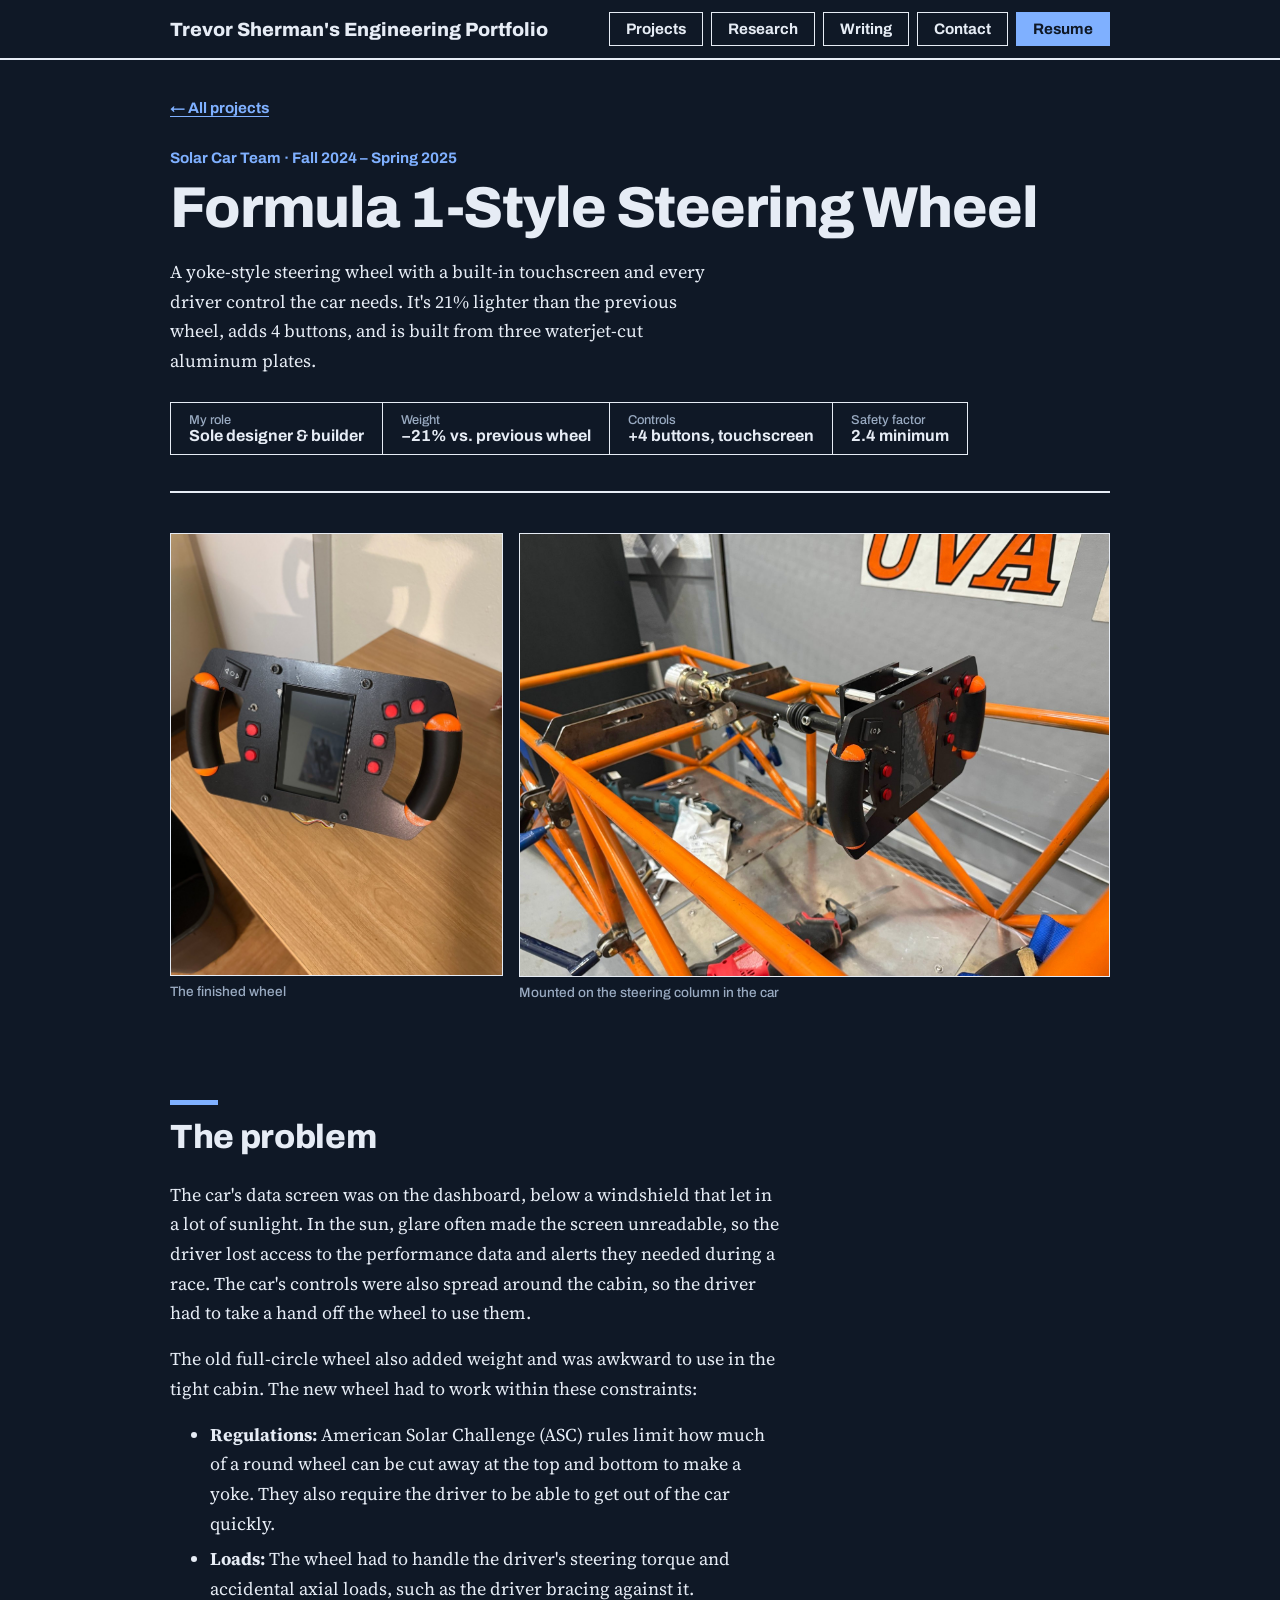
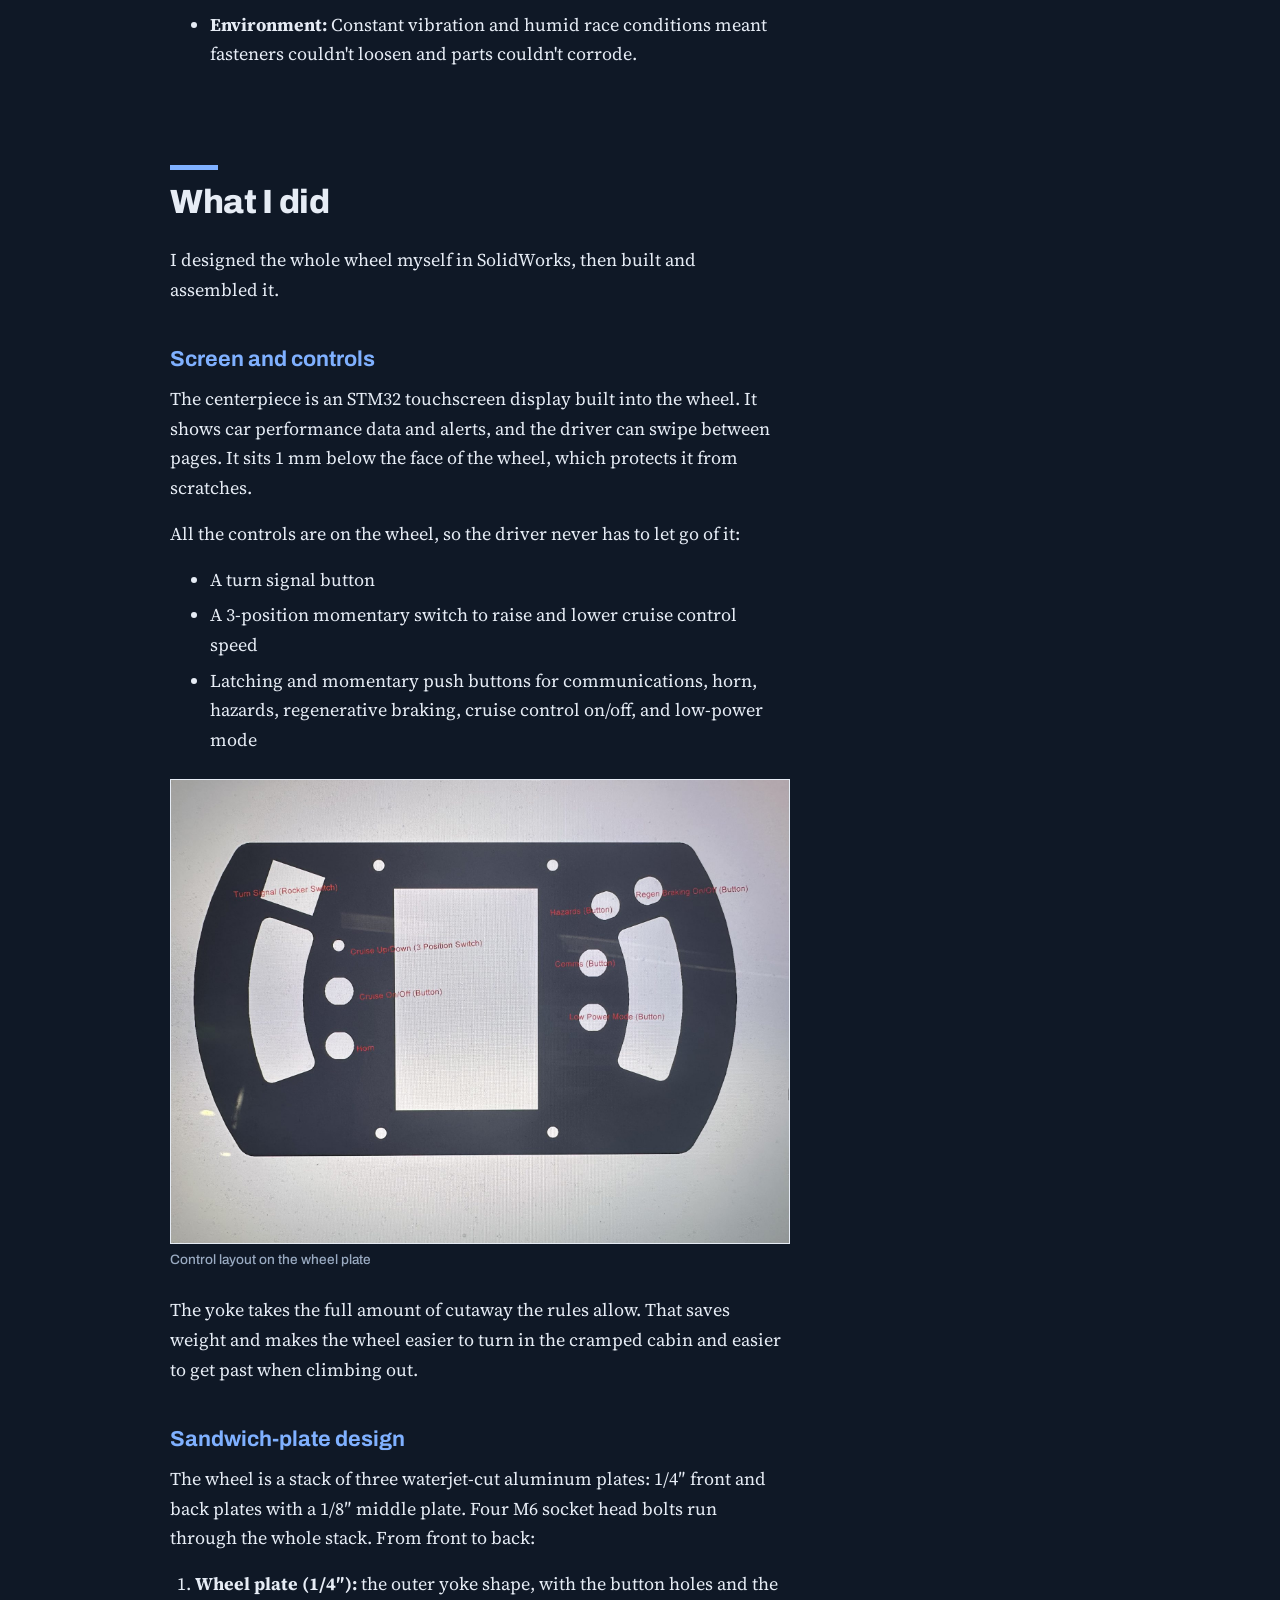
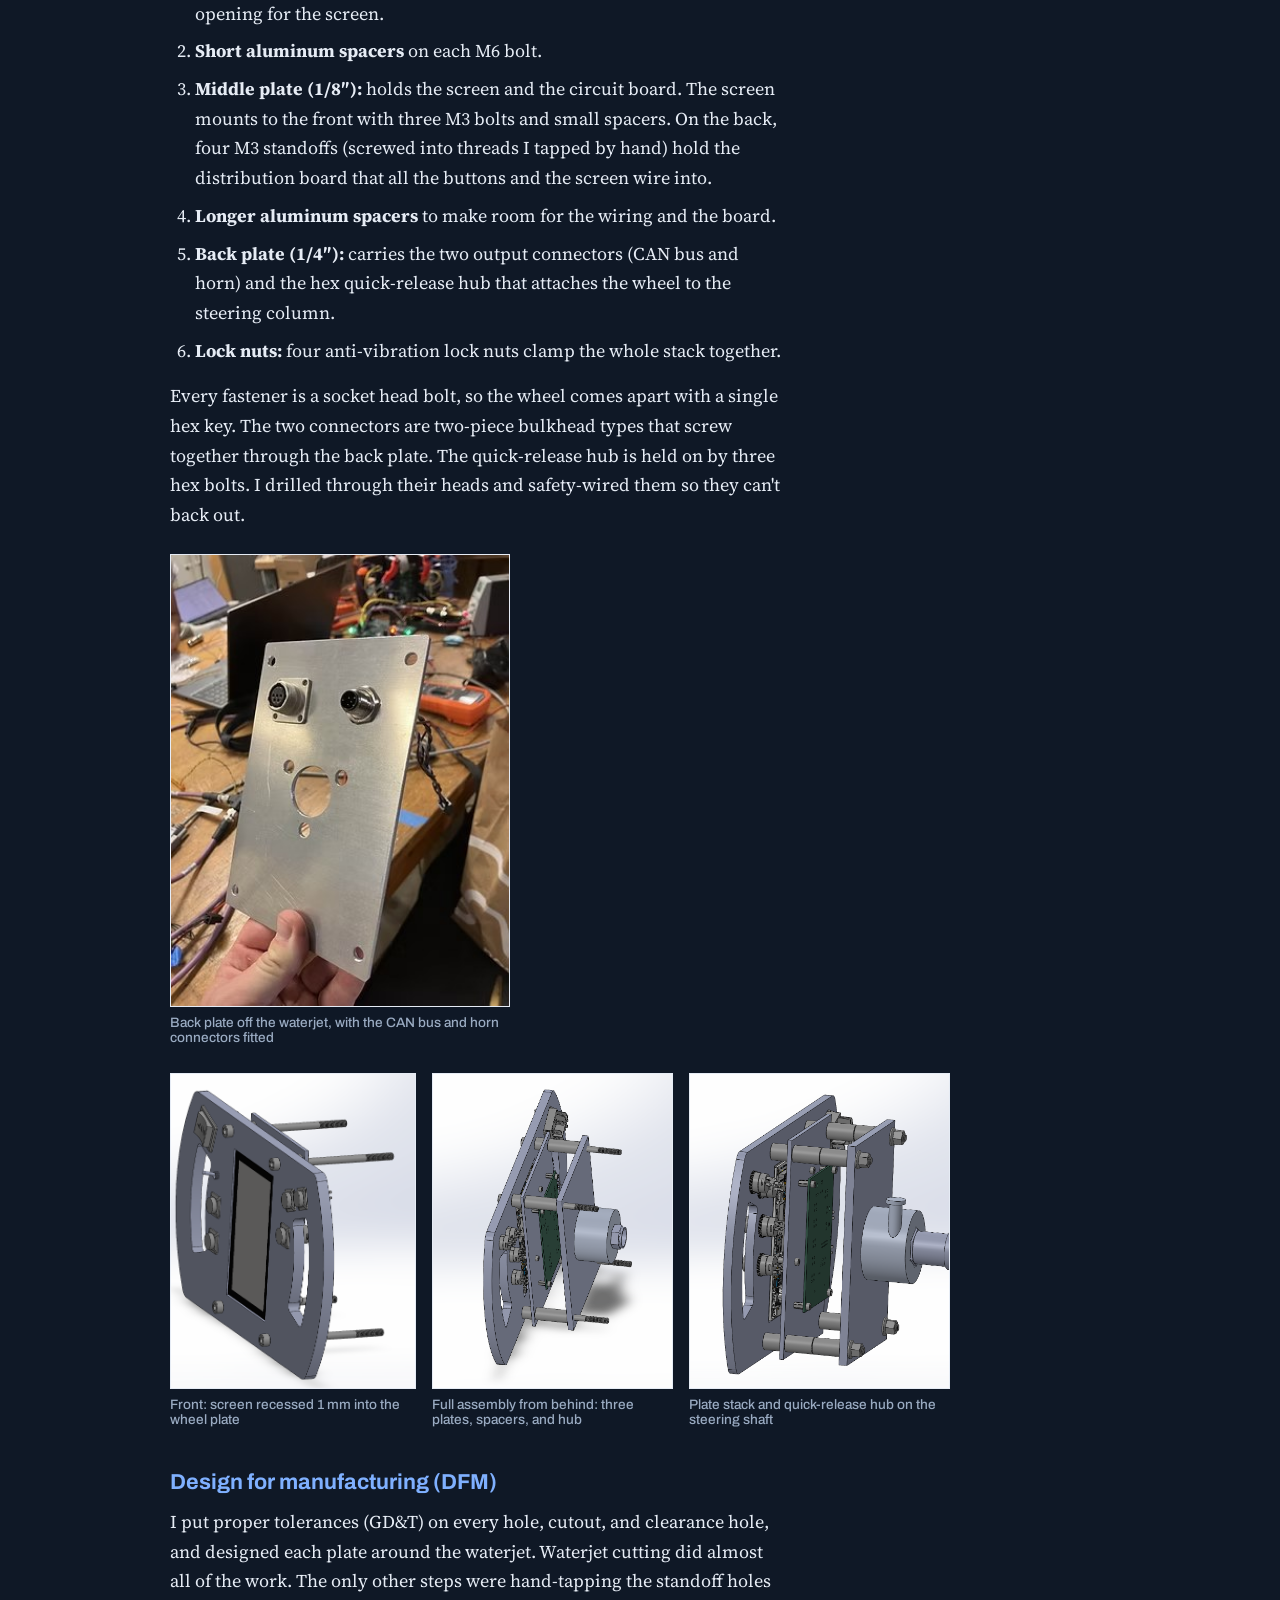
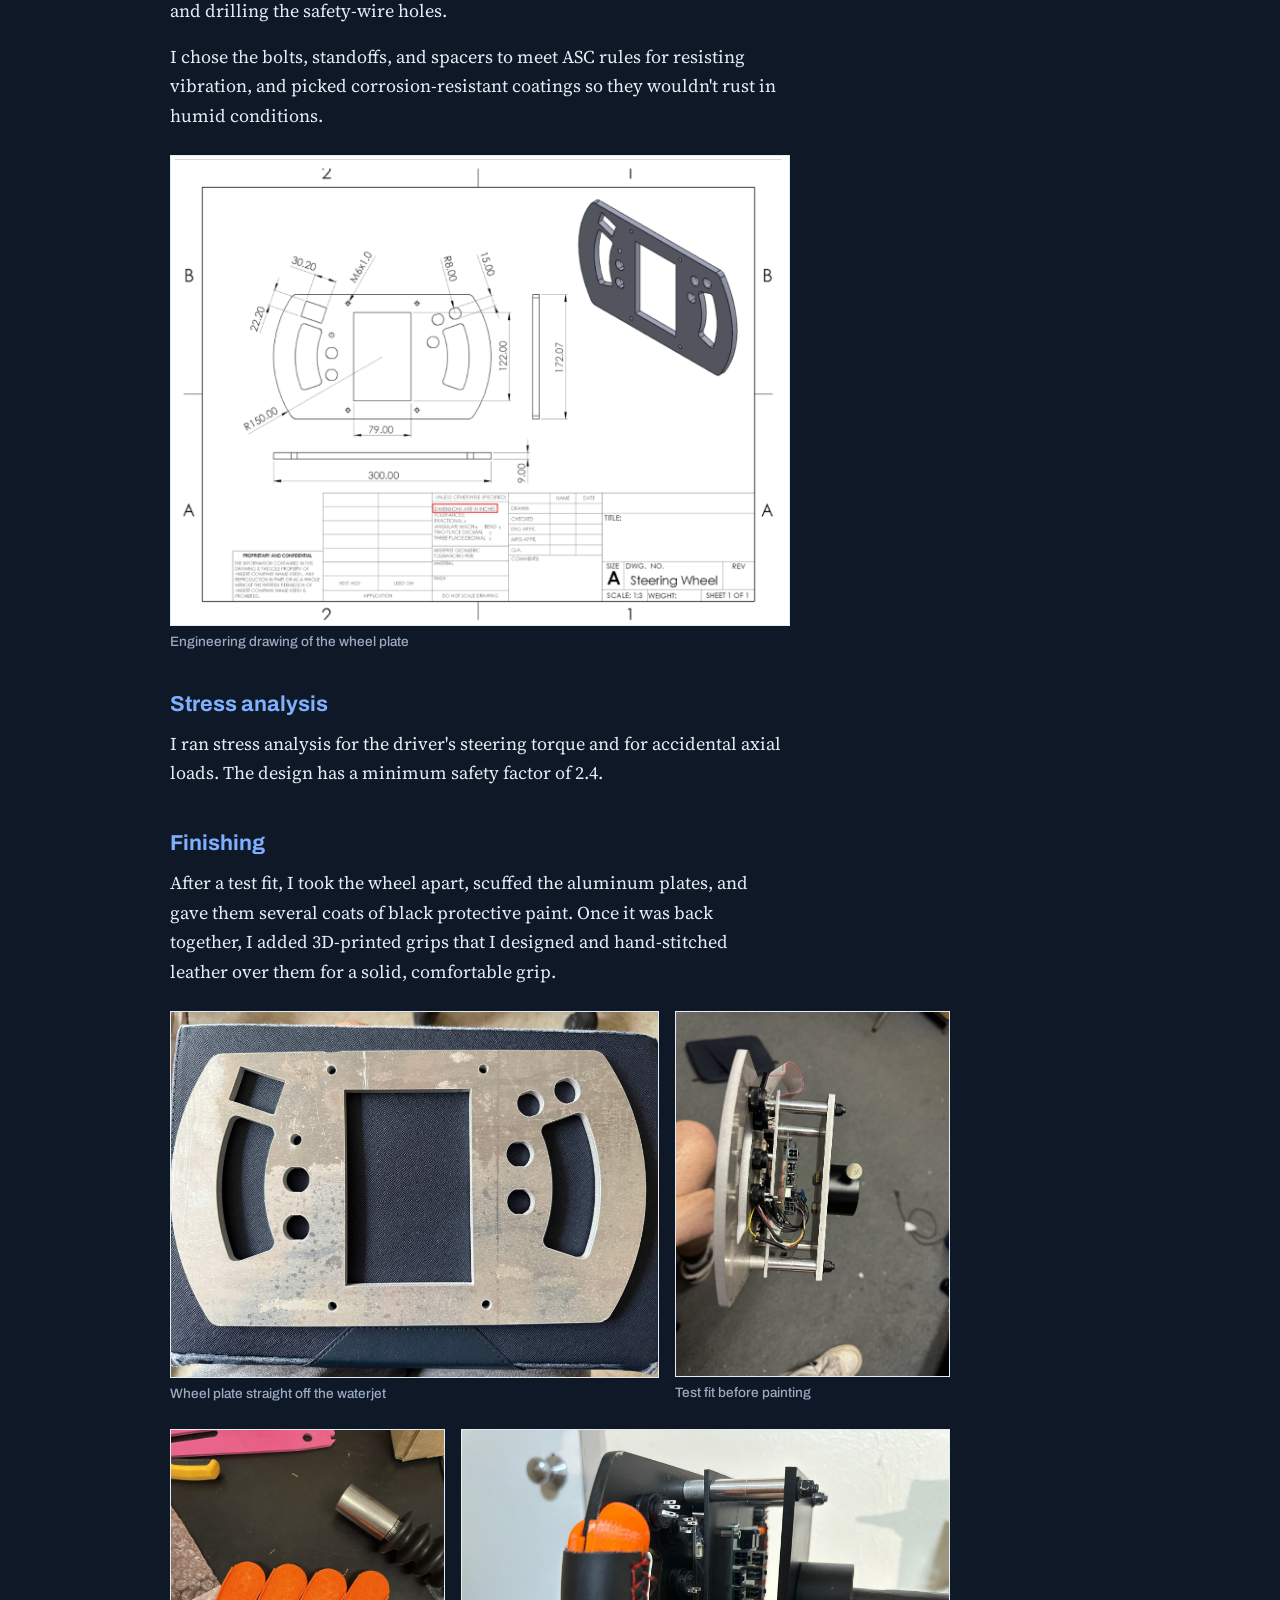
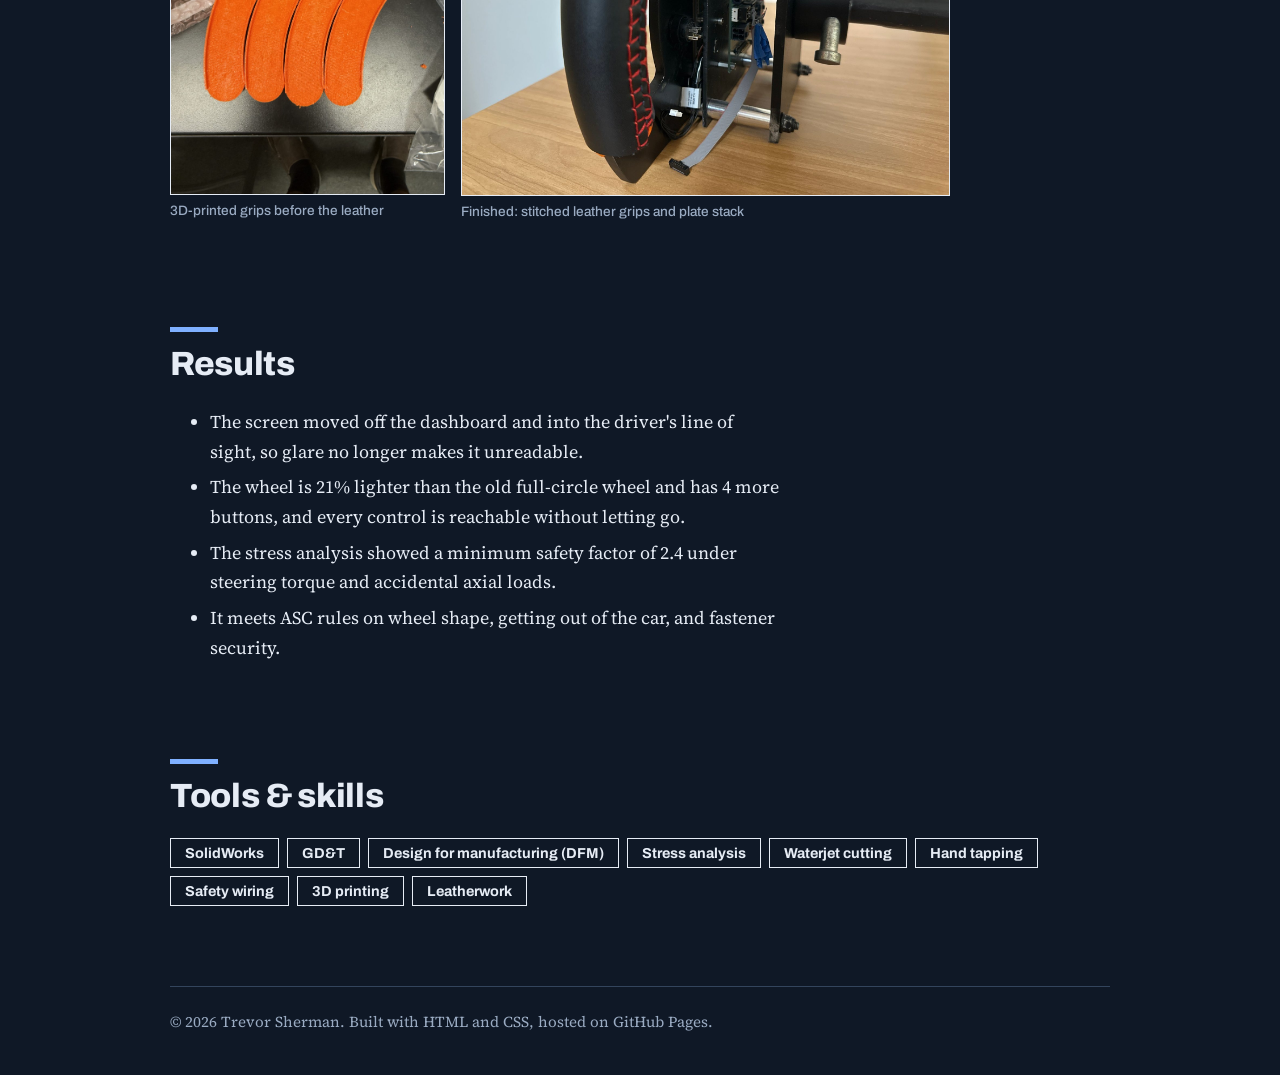
<file: projects/steering-wheel.html>
<!DOCTYPE html>
<html lang="en">
<head>
  <meta charset="UTF-8">
  <meta name="viewport" content="width=device-width, initial-scale=1">
  <title>Formula 1-Style Steering Wheel | Trevor Sherman</title>
  <meta name="description" content="Developed a yoke-style steering wheel, cutting weight by 21%, adding 4 more buttons, and implementing a screen for live race data display.">
  <link rel="preconnect" href="https://fonts.googleapis.com">
  <link rel="preconnect" href="https://fonts.gstatic.com" crossorigin>
  <link href="https://fonts.googleapis.com/css2?family=Archivo:wght@500;700;800&family=Source+Serif+4:wght@400;600&display=swap" rel="stylesheet">
  <link rel="stylesheet" href="../css/style.css">
</head>
<body class="project-page">

  <header class="nav">
    <div class="wrap">
      <a class="brand" href="../index.html">Trevor Sherman's Engineering Portfolio</a>
      <nav aria-label="Main">
        <ul>
          <li><a href="../index.html#projects">Projects</a></li>
          <li><a href="../index.html#research">Research</a></li>
          <li><a href="../index.html#writing">Writing</a></li>
          <li><a href="../index.html#contact">Contact</a></li>
          <li><a class="primary" href="../resume.pdf">Resume</a></li>
        </ul>
      </nav>
    </div>
  </header>

  <main class="wrap">
    <a class="back" href="../index.html#projects">&larr; All projects</a>

    <div class="proj-head">
      <div class="kicker">Solar Car Team &middot; Fall 2024 &ndash; Spring 2025</div>
      <h1>Formula 1-Style Steering Wheel</h1>
      <p class="summary">A yoke-style steering wheel with a built-in touchscreen and every driver control the car needs. It's 21% lighter than the previous wheel, adds 4 buttons, and is built from three waterjet-cut aluminum plates.</p>
      <dl class="facts">
        <div><dt>My role</dt><dd>Sole designer &amp; builder</dd></div>
        <div><dt>Weight</dt><dd>&minus;21% vs. previous wheel</dd></div>
        <div><dt>Controls</dt><dd>+4 buttons, touchscreen</dd></div>
        <div><dt>Safety factor</dt><dd>2.4 minimum</dd></div>
      </dl>
    </div>

    <div class="photos hero-photos">
        <figure style="flex:0.750"><a href="../images/steering-wheel/finished.jpg"><img src="../images/steering-wheel/finished.jpg" width="1350" height="1800" alt="Finished yoke-style steering wheel with embedded touchscreen, red push buttons, rocker switch, and leather-wrapped orange grips"></a><figcaption>The finished wheel</figcaption></figure>
        <figure style="flex:1.333"><a href="../images/steering-wheel/mounted.jpg"><img src="../images/steering-wheel/mounted.jpg" width="1800" height="1350" alt="Steering wheel mounted on the steering column inside the solar car chassis"></a><figcaption>Mounted on the steering column in the car</figcaption></figure>
    </div>

    <section class="prose">
      <h2>The problem</h2>
      <p>The car's data screen was on the dashboard, below a windshield that let in a lot of sunlight. In the sun, glare often made the screen unreadable, so the driver lost access to the performance data and alerts they needed during a race. The car's controls were also spread around the cabin, so the driver had to take a hand off the wheel to use them.</p>
      <p>The old full-circle wheel also added weight and was awkward to use in the tight cabin. The new wheel had to work within these constraints:</p>
      <ul>
        <li><strong>Regulations:</strong> American Solar Challenge (ASC) rules limit how much of a round wheel can be cut away at the top and bottom to make a yoke. They also require the driver to be able to get out of the car quickly.</li>
        <li><strong>Loads:</strong> The wheel had to handle the driver's steering torque and accidental axial loads, such as the driver bracing against it.</li>
        <li><strong>Environment:</strong> Constant vibration and humid race conditions meant fasteners couldn't loosen and parts couldn't corrode.</li>
      </ul>
    </section>

    <section class="prose">
      <h2>What I did</h2>
      <p>I designed the whole wheel myself in SolidWorks, then built and assembled it.</p>

      <h3>Screen and controls</h3>
      <p>The centerpiece is an STM32 touchscreen display built into the wheel. It shows car performance data and alerts, and the driver can swipe between pages. It sits 1&nbsp;mm below the face of the wheel, which protects it from scratches.</p>
      <p>All the controls are on the wheel, so the driver never has to let go of it:</p>
      <ul>
        <li>A turn signal button</li>
        <li>A 3-position momentary switch to raise and lower cruise control speed</li>
        <li>Latching and momentary push buttons for communications, horn, hazards, regenerative braking, cruise control on/off, and low-power mode</li>
      </ul>
      <div class="photos">
        <figure style="flex:1.333"><a href="../images/steering-wheel/control-layout.jpg"><img src="../images/steering-wheel/control-layout.jpg" width="1800" height="1350" alt="Wheel plate layout labeling each switch and button" loading="lazy"></a><figcaption>Control layout on the wheel plate</figcaption></figure>
      </div>
      <p>The yoke takes the full amount of cutaway the rules allow. That saves weight and makes the wheel easier to turn in the cramped cabin and easier to get past when climbing out.</p>

      <h3>Sandwich-plate design</h3>
      <p>The wheel is a stack of three waterjet-cut aluminum plates: 1/4&Prime; front and back plates with a 1/8&Prime; middle plate. Four M6 socket head bolts run through the whole stack. From front to back:</p>
      <ol>
        <li><strong>Wheel plate (1/4&Prime;):</strong> the outer yoke shape, with the button holes and the opening for the screen.</li>
        <li><strong>Short aluminum spacers</strong> on each M6 bolt.</li>
        <li><strong>Middle plate (1/8&Prime;):</strong> holds the screen and the circuit board. The screen mounts to the front with three M3 bolts and small spacers. On the back, four M3 standoffs (screwed into threads I tapped by hand) hold the distribution board that all the buttons and the screen wire into.</li>
        <li><strong>Longer aluminum spacers</strong> to make room for the wiring and the board.</li>
        <li><strong>Back plate (1/4&Prime;):</strong> carries the two output connectors (CAN bus and horn) and the hex quick-release hub that attaches the wheel to the steering column.</li>
        <li><strong>Lock nuts:</strong> four anti-vibration lock nuts clamp the whole stack together.</li>
      </ol>
      <p>Every fastener is a socket head bolt, so the wheel comes apart with a single hex key. The two connectors are two-piece bulkhead types that screw together through the back plate. The quick-release hub is held on by three hex bolts. I drilled through their heads and safety-wired them so they can't back out.</p>
      <div class="photos narrow">
        <figure style="flex:0.749;max-width:340px"><a href="../images/steering-wheel/back-plate-waterjet.jpg"><img src="../images/steering-wheel/back-plate-waterjet.jpg" width="322" height="430" alt="Raw waterjet-cut aluminum back plate with the CAN bus and horn connectors fitted" loading="lazy"></a><figcaption>Back plate off the waterjet, with the CAN bus and horn connectors fitted</figcaption></figure>
      </div>
      <div class="photos">
        <figure style="flex:0.776"><a href="../images/steering-wheel/cad-front.png"><img src="../images/steering-wheel/cad-front.png" width="1046" height="1348" alt="SolidWorks render of the wheel front with recessed screen and controls" loading="lazy"></a><figcaption>Front: screen recessed 1&nbsp;mm into the wheel plate</figcaption></figure>
        <figure style="flex:0.762"><a href="../images/steering-wheel/cad-full-rear.png"><img src="../images/steering-wheel/cad-full-rear.png" width="861" height="1130" alt="SolidWorks render of the full plate stack from behind, with the distribution board and quick-release hub" loading="lazy"></a><figcaption>Full assembly from behind: three plates, spacers, and hub</figcaption></figure>
        <figure style="flex:0.826"><a href="../images/steering-wheel/cad-full-hub.png"><img src="../images/steering-wheel/cad-full-hub.png" width="990" height="1199" alt="SolidWorks close-up of the plate stack, lock nuts, and quick-release hub on the steering shaft" loading="lazy"></a><figcaption>Plate stack and quick-release hub on the steering shaft</figcaption></figure>
      </div>

      <h3>Design for manufacturing (DFM)</h3>
      <p>I put proper tolerances (GD&amp;T) on every hole, cutout, and clearance hole, and designed each plate around the waterjet. Waterjet cutting did almost all of the work. The only other steps were hand-tapping the standoff holes and drilling the safety-wire holes.</p>
      <p>I chose the bolts, standoffs, and spacers to meet ASC rules for resisting vibration, and picked corrosion-resistant coatings so they wouldn't rust in humid conditions.</p>
      <div class="photos">
        <figure style="flex:1.317"><a href="../images/steering-wheel/drawing.png"><img src="../images/steering-wheel/drawing.png" width="1280" height="972" alt="Engineering drawing of the steering wheel plate" loading="lazy"></a><figcaption>Engineering drawing of the wheel plate</figcaption></figure>
      </div>

      <h3>Stress analysis</h3>
      <p>I ran stress analysis for the driver's steering torque and for accidental axial loads. The design has a minimum safety factor of 2.4.</p>

      <h3>Finishing</h3>
      <p>After a test fit, I took the wheel apart, scuffed the aluminum plates, and gave them several coats of black protective paint. Once it was back together, I added 3D-printed grips that I designed and hand-stitched leather over them for a solid, comfortable grip.</p>
      <div class="photos">
        <figure style="flex:1.333"><a href="../images/steering-wheel/waterjet-plate.jpg"><img src="../images/steering-wheel/waterjet-plate.jpg" width="1800" height="1350" alt="Raw aluminum wheel plate after waterjet cutting" loading="lazy"></a><figcaption>Wheel plate straight off the waterjet</figcaption></figure>
        <figure style="flex:0.750"><a href="../images/steering-wheel/test-fit.jpg"><img src="../images/steering-wheel/test-fit.jpg" width="1350" height="1800" alt="Unpainted plate stack assembled for a test fit" loading="lazy"></a><figcaption>Test fit before painting</figcaption></figure>
      </div>
      <div class="photos">
        <figure style="flex:0.750"><a href="../images/steering-wheel/printed-grips.jpg"><img src="../images/steering-wheel/printed-grips.jpg" width="1350" height="1800" alt="Orange 3D-printed grip pieces" loading="lazy"></a><figcaption>3D-printed grips before the leather</figcaption></figure>
        <figure style="flex:1.333"><a href="../images/steering-wheel/finished-side.jpg"><img src="../images/steering-wheel/finished-side.jpg" width="1800" height="1350" alt="Side view of the finished wheel showing the plate stack, distribution board, and quick-release hub" loading="lazy"></a><figcaption>Finished: stitched leather grips and plate stack</figcaption></figure>
      </div>
    </section>

    <section class="prose">
      <h2>Results</h2>
      <ul>
        <li>The screen moved off the dashboard and into the driver's line of sight, so glare no longer makes it unreadable.</li>
        <li>The wheel is 21% lighter than the old full-circle wheel and has 4 more buttons, and every control is reachable without letting go.</li>
        <li>The stress analysis showed a minimum safety factor of 2.4 under steering torque and accidental axial loads.</li>
        <li>It meets ASC rules on wheel shape, getting out of the car, and fastener security.</li>
      </ul>
    </section>

    <section>
      <h2>Tools &amp; skills</h2>
      <ul class="tags">
        <li>SolidWorks</li>
        <li>GD&amp;T</li>
        <li>Design for manufacturing (DFM)</li>
        <li>Stress analysis</li>
        <li>Waterjet cutting</li>
        <li>Hand tapping</li>
        <li>Safety wiring</li>
        <li>3D printing</li>
        <li>Leatherwork</li>
      </ul>
    </section>

    <footer>&copy; 2026 Trevor Sherman. Built with HTML and CSS, hosted on GitHub Pages.</footer>
  </main>
</body>
</html>
</file>
<file: css/style.css>
:root {
  color-scheme: dark;
  --paper: #0f1826;
  --ink: #e6ecf5;
  --line: #33445c;
  --blue: #7fb0ff;
  --on-blue: #0f1826;
  --muted: #9aabc2;
  --head: "Archivo", "Helvetica Neue", Arial, sans-serif;
  --body: "Source Serif 4", Georgia, "Times New Roman", serif;
}
* { box-sizing: border-box; }
html { scroll-behavior: smooth; scroll-padding-top: 90px; }
body { margin: 0; background: var(--paper); color: var(--ink); font: 1.125rem/1.65 var(--body); }
a { color: var(--blue); text-underline-offset: 3px; }
a:focus-visible, button:focus-visible { outline: 3px solid var(--blue); outline-offset: 3px; }
h1, h2, h3 { font-family: var(--head); line-height: 1.1; margin: 0; }
h2 { font-size: 1.7rem; font-weight: 800; margin-bottom: 22px; }
h3 { font-size: 1.15rem; font-weight: 700; }
.wrap { max-width: 980px; margin: 0 auto; padding: 0 20px; }

/* Top navigation */
.nav { position: sticky; top: 0; z-index: 10; background: var(--paper); border-bottom: 2px solid var(--ink); }
.nav .wrap { display: flex; align-items: center; justify-content: space-between; gap: 12px 24px; flex-wrap: wrap; padding-top: 12px; padding-bottom: 12px; }
.brand { font: 800 1.2rem var(--head); color: var(--ink); text-decoration: none; }
.nav ul { list-style: none; display: flex; gap: 8px; margin: 0; padding: 0; flex-wrap: wrap; }
.nav ul a { display: block; padding: 8px 16px; border: 1.5px solid var(--ink); color: var(--ink);
  font: 700 0.95rem var(--head); text-decoration: none; }
.nav ul a:hover { background: var(--ink); color: var(--paper); }
.nav ul a.primary { background: var(--blue); border-color: var(--blue); color: var(--on-blue); }
.nav ul a.primary:hover { background: var(--ink); border-color: var(--ink); color: var(--paper); }

/* Intro */
.intro { display: grid; grid-template-columns: 340px 1fr; gap: 56px; align-items: center; padding: 72px 0 40px; }
.photo { position: relative; padding: 14px; border: 1.5px solid var(--ink);
  background: repeating-linear-gradient(45deg, transparent 0 12px, var(--line) 12px 13px); }
.photo img { display: block; width: 100%; aspect-ratio: 4 / 5; object-fit: cover; background: var(--paper); color: var(--muted); font: 500 0.95rem var(--head); }
.photo figcaption { position: absolute; left: -1.5px; bottom: -34px; font: 500 0.85rem var(--head); color: var(--muted); }
.intro h1 { font-size: clamp(2.6rem, 7vw, 4.4rem); font-weight: 800; letter-spacing: -0.02em; }
.tagline { font: 700 1.2rem var(--head); color: var(--blue); margin: 14px 0 22px; }
.intro p { max-width: 56ch; margin: 0 0 16px; }
.facts { display: flex; flex-wrap: wrap; gap: 0; margin: 26px 0 0; border: 1px solid var(--ink); width: fit-content; max-width: 100%; }
.facts div { padding: 10px 18px; border-right: 1px solid var(--ink); }
.facts div:last-child { border-right: 0; }
.facts dt { font: 500 0.8rem var(--head); color: var(--muted); }
.facts dd { margin: 0; font: 700 1rem var(--head); }

/* Sections */
section { padding: 64px 0 8px; }
.list { border-top: 2px solid var(--ink); }
.row { display: grid; grid-template-columns: 1fr 140px; gap: 8px 24px; padding: 20px 0; border-bottom: 1px solid var(--line); }
.row p { margin: 4px 0 0; color: var(--muted); max-width: 62ch; }
.row .meta { font: 500 0.95rem var(--head); color: var(--muted); text-align: right; }
.row h3 a { color: var(--ink); text-decoration-color: var(--blue); }
.row h3 a:hover { color: var(--blue); }
.contact p { margin: 0 0 20px; }
.contact .links { display: flex; gap: 8px; flex-wrap: wrap; }
.contact .links a { padding: 10px 18px; border: 1.5px solid var(--ink); color: var(--ink); font: 700 1rem var(--head); text-decoration: none; }
.contact .links a:hover { background: var(--ink); color: var(--paper); }
footer { margin-top: 72px; padding: 22px 0 40px; border-top: 1px solid var(--line); color: var(--muted); font-size: 0.95rem; }

@media (max-width: 760px) {
  .intro { grid-template-columns: 1fr; gap: 48px; padding-top: 40px; }
  .photo { max-width: 320px; }
  .row { grid-template-columns: 1fr; }
  .row .meta { text-align: left; }
}

/* Project pages */
.back { display: inline-block; margin: 40px 0 0; font: 700 0.95rem var(--head); }
.proj-head { padding: 28px 0 36px; border-bottom: 2px solid var(--ink); }
.proj-head .kicker { font: 700 0.95rem var(--head); color: var(--blue); margin-bottom: 10px; }
.proj-head h1 { font-size: clamp(2.2rem, 6vw, 3.6rem); font-weight: 800; letter-spacing: -0.02em; }
.proj-head .summary { max-width: 62ch; margin: 18px 0 0; }
.hero { margin: 40px 0 0; padding: 14px; border: 1.5px solid var(--ink);
  background: repeating-linear-gradient(45deg, transparent 0 12px, var(--line) 12px 13px); }
.hero img { display: block; width: 100%; aspect-ratio: 16 / 9; object-fit: cover; background: var(--paper); color: var(--muted); font: 500 0.95rem var(--head); }
.hero figcaption, .gallery figcaption { font: 500 0.85rem var(--head); color: var(--muted); margin-top: 8px; }
.prose p, .prose ul { max-width: 68ch; margin: 0 0 16px; }
.prose li { margin-bottom: 6px; }
.gallery { display: grid; grid-template-columns: repeat(auto-fill, minmax(260px, 1fr)); gap: 20px; }
.gallery figure { margin: 0; }
.gallery img { display: block; width: 100%; aspect-ratio: 4 / 3; object-fit: cover; border: 1.5px solid var(--ink); background: var(--paper); color: var(--muted); font: 500 0.9rem var(--head); }
.tags { display: flex; flex-wrap: wrap; gap: 8px; list-style: none; padding: 0; margin: 0; }
.tags li { padding: 6px 14px; border: 1.5px solid var(--ink); font: 700 0.9rem var(--head); }
.todo { background: #fff3b0; color: #172338; padding: 0 4px; }
.proj-nav { display: flex; justify-content: space-between; gap: 16px; flex-wrap: wrap; margin-top: 64px; padding-top: 20px; border-top: 2px solid var(--ink); font: 700 1rem var(--head); }

.prose h3 { margin: 28px 0 10px; }
.prose ol { max-width: 68ch; margin: 0 0 16px; padding-left: 1.4em; }
.prose ol li { margin-bottom: 8px; }

/* Photo rows: images keep their own shape and share one height */
.photos { display: flex; gap: 16px; margin: 24px 0 28px; align-items: flex-start; }
.photos figure { margin: 0; min-width: 0; }
.photos img { display: block; width: 100%; height: auto; border: 1.5px solid var(--ink); background: #fff; }
.photos figcaption { font: 500 0.85rem var(--head); color: var(--muted); margin-top: 8px; }
.hero-photos { margin-top: 40px; }
@media (max-width: 760px) { .photos { flex-direction: column; } .photos figure { flex: none !important; width: 100%; } }
.photos figure:only-child { max-width: 760px; }
.photos:not(.hero-photos) { max-width: 780px; }
.photos:not(.hero-photos) figure:only-child { max-width: 620px; }

/* Project page headings: stronger hierarchy */
.project-page section { padding-top: 72px; }
.project-page section h2 { font-size: 2.1rem; letter-spacing: -0.01em; margin-bottom: 24px; }
.project-page section h2::before { content: ""; display: block; width: 48px; height: 5px; background: var(--blue); margin-bottom: 14px; }
.project-page .prose h3 { font-size: 1.35rem; color: var(--blue); margin: 44px 0 12px; }

/* Interactive 3D model */
.cad-viewer { display: block; width: 100%; height: min(70vh, 560px); border: 1.5px solid var(--ink); background: linear-gradient(#fff, #e6ebf2); --poster-color: transparent; }
.viewer-hint { font: 500 0.85rem var(--head); color: var(--muted); margin-top: 8px; }
.photos.wide figure:only-child { max-width: none; }
.viewer-wrap { position: relative; }
.viewer-toggle { position: absolute; top: 12px; left: 12px; display: flex; }
.viewer-toggle button { font: 700 0.9rem var(--head); padding: 8px 14px; border: 1.5px solid var(--ink); background: #fff; color: var(--ink); cursor: pointer; }
.viewer-toggle button + button { border-left: 0; }
.viewer-toggle button[aria-pressed="true"] { background: var(--blue); border-color: var(--blue); color: #fff; }

/* Looping CAD animation */
.anim { display: block; width: 100%; height: auto; border: 1.5px solid var(--ink); background: #fff; }
.status { display: inline-block; vertical-align: middle; margin-left: 10px; padding: 3px 10px; font: 700 0.72rem var(--head); color: var(--blue); background: transparent; border: 1.5px solid var(--blue); border-radius: 999px; letter-spacing: 0.06em; text-transform: uppercase; }
.photos.narrow figure:only-child { max-width: 520px; }

/* ===== Homepage ===== */
.home .hero-band {
  border-bottom: 2px solid var(--ink);
  background-color: var(--paper);
  background-image:
    linear-gradient(to right, color-mix(in srgb, var(--line) 45%, transparent) 1px, transparent 1px),
    linear-gradient(to bottom, color-mix(in srgb, var(--line) 45%, transparent) 1px, transparent 1px);
  background-size: 32px 32px;
}
.hero-grid { display: grid; grid-template-columns: 1fr 300px; gap: 56px; align-items: center; padding-top: 72px; padding-bottom: 72px; }
.eyebrow { font: 700 0.9rem var(--head); color: var(--blue); letter-spacing: 0.04em; text-transform: uppercase; margin-bottom: 14px; }
.home h1 { font-size: clamp(2.8rem, 8vw, 5rem); font-weight: 800; letter-spacing: -0.03em; }
.hero-lede { font: 700 clamp(1.25rem, 2.6vw, 1.6rem)/1.3 var(--head); margin: 16px 0 18px; max-width: 30ch; }
.hero-bio { max-width: 56ch; margin: 0 0 20px; color: var(--muted); }
.roles { list-style: none; display: flex; flex-wrap: wrap; gap: 8px; padding: 0; margin: 0 0 28px; }
.roles li { padding: 5px 12px; border: 1.5px solid var(--ink); background: var(--paper); font: 700 0.85rem var(--head); }
.cta { display: flex; gap: 10px; flex-wrap: wrap; }
.btn { display: inline-block; padding: 12px 22px; border: 1.5px solid var(--ink); background: var(--paper); color: var(--ink); font: 700 1rem var(--head); text-decoration: none; transition: transform .15s ease, background .15s ease, color .15s ease; }
.btn:hover { background: var(--ink); color: var(--paper); transform: translateY(-2px); }
.btn-primary { background: var(--blue); border-color: var(--blue); color: var(--on-blue); }
.btn-primary:hover { background: var(--ink); border-color: var(--ink); }
.hero-photo { background-color: var(--paper); }

.section-head { display: flex; justify-content: space-between; align-items: baseline; gap: 8px 24px; flex-wrap: wrap; border-bottom: 2px solid var(--ink); padding-bottom: 12px; margin-bottom: 28px; }
.section-head h2 { margin: 0; font-size: 2.1rem; }
.section-head p { margin: 0; color: var(--muted); font-size: 1rem; }

.cards { display: grid; grid-template-columns: 1fr 1fr; gap: 24px; }
.card { display: flex; flex-direction: column; border: 1.5px solid var(--ink); background: var(--paper); color: var(--ink); text-decoration: none; overflow: hidden; transition: transform .2s ease, box-shadow .2s ease; }
.card:hover { transform: translateY(-4px); box-shadow: 8px 8px 0 var(--ink); }
.card-media { aspect-ratio: 4 / 3; overflow: hidden; border-bottom: 1.5px solid var(--ink); background: #fff; }
.card-media img { display: block; width: 100%; height: 100%; object-fit: cover; transition: transform .5s ease; }
.card:hover .card-media img { transform: scale(1.04); }
.card-body { display: flex; flex-direction: column; gap: 10px; padding: 20px 22px 22px; flex: 1; }
.card-kicker { font: 700 0.85rem var(--head); color: var(--blue); }
.card h3 { font-size: 1.4rem; font-weight: 800; letter-spacing: -0.01em; }
.card p { margin: 0; color: var(--muted); font-size: 1.02rem; }
.chips { list-style: none; display: flex; flex-wrap: wrap; gap: 6px; padding: 0; margin: 4px 0 0; }
.chips li { padding: 3px 10px; border: 1.5px solid var(--line); font: 700 0.8rem var(--head); color: var(--ink); }
.card-go { margin-top: auto; padding-top: 8px; font: 700 0.95rem var(--head); color: var(--blue); }
.card:hover .card-go { text-decoration: underline; text-underline-offset: 3px; }

.card-wide { grid-column: 1 / -1; display: grid; grid-template-columns: 1.45fr 1fr; }
.card-wide .card-media { aspect-ratio: auto; min-height: 320px; border-bottom: 0; border-right: 1.5px solid var(--ink); display: flex; align-items: center; }
.card-wide .card-media.media-cad img { object-fit: contain; padding: 12px; }
.card-wide h3 { font-size: 1.8rem; }

.more-head { margin: 56px 0 14px; font-size: 1.3rem; display: flex; align-items: baseline; gap: 12px; flex-wrap: wrap; }
.more-head span { font: 500 0.9rem var(--head); color: var(--muted); }
.more { display: grid; grid-template-columns: 1fr 1fr; border-top: 2px solid var(--ink); }
.more-item { padding: 18px 20px 18px 0; border-bottom: 1px solid var(--line); }
.more-item:nth-child(odd) { padding-right: 28px; border-right: 1px solid var(--line); }
.more-item:nth-child(even) { padding-left: 28px; }
.more-top { display: flex; justify-content: space-between; gap: 12px; align-items: baseline; }
.more-top h4 { margin: 0; font: 700 1.08rem var(--head); }
.more-top span { font: 500 0.85rem var(--head); color: var(--muted); white-space: nowrap; }
.more-org { font: 700 0.82rem var(--head); color: var(--blue); margin: 2px 0 6px; }
.more-org .status { font-size: 0.62rem; padding: 1px 8px; margin-left: 6px; }
.more-item p { margin: 0; color: var(--muted); font-size: 0.98rem; }

@media (max-width: 760px) {
  .hero-grid { grid-template-columns: 1fr; gap: 36px; padding-top: 44px; padding-bottom: 48px; }
  .hero-photo { max-width: 260px; order: -1; }
  .cards, .more { grid-template-columns: 1fr; }
  .card-wide { grid-template-columns: 1fr; }
  .card-wide .card-media { min-height: 0; aspect-ratio: 2.4 / 1; border-right: 0; border-bottom: 1.5px solid var(--ink); }
  .more-item:nth-child(odd), .more-item:nth-child(even) { padding: 16px 0; border-right: 0; }
}
@media (prefers-reduced-motion: reduce) { .card, .card-media img, .btn { transition: none; } }
.home .hero-text .tagline { margin: 14px 0 18px; }
.home .hero-text .facts { margin: 0 0 28px; background: var(--paper); }
.home .hero-bio { color: var(--ink); }
.home .hero-grid { grid-template-columns: 1fr 380px; gap: 48px; }
@media (max-width: 760px) { .home .hero-grid { grid-template-columns: 1fr; } .home .hero-photo { max-width: 320px; } }
.research-org { font: 700 0.85rem var(--head); color: var(--blue); margin-top: 4px; }
.home .hero-photo { margin: 0; }
.home .hero-grid { grid-template-columns: 1fr 440px; gap: 44px; }
@media (max-width: 900px) { .home .hero-grid { grid-template-columns: 1fr 340px; } }
@media (max-width: 760px) { .home .hero-grid { grid-template-columns: 1fr; } }
.home .wrap.hero-grid { max-width: 1120px; }
.home .hero-grid { grid-template-columns: 1fr 520px; gap: 48px; }
@media (max-width: 1100px) { .home .hero-grid { grid-template-columns: 1fr 420px; } }
@media (max-width: 900px) { .home .hero-grid { grid-template-columns: 1fr 340px; } }
@media (max-width: 760px) { .home .hero-grid { grid-template-columns: 1fr; } .home .hero-photo { max-width: 360px; } }
.home .hero-photo img { aspect-ratio: 3 / 4; }
.pdf-embed { display: block; width: 100%; height: min(85vh, 900px); border: 1.5px solid var(--ink); background: #fff; }
@media (max-width: 760px) { .pdf-embed { height: 70vh; } }
.card-wide.card-flip { grid-template-columns: 1fr 1.45fr; }
.card-wide.card-flip .card-media { order: 2; border-right: 0; border-left: 1.5px solid var(--ink); }
.card-wide .card-media.media-cad { background: #e9eaec; }
.card-wide:not(.card-flip) .card-media.media-cad { background: #fff; }
@media (max-width: 760px) { .card-wide.card-flip { grid-template-columns: 1fr; } .card-wide.card-flip .card-media { order: 0; border-left: 0; border-bottom: 1.5px solid var(--ink); } }
.card-wide .card-media.media-render { padding: 0; background: #b2b2b2; }
.card-wide .card-media.media-render img { object-fit: cover; height: 100%; }

/* Writing */
.writing { display: grid; grid-template-columns: 1fr 1fr; gap: 20px; border-top: 2px solid var(--ink); padding-top: 24px; }
.write-item { display: flex; flex-direction: column; gap: 10px; padding: 22px 24px; border: 1.5px solid var(--ink); background: var(--paper); color: var(--ink); text-decoration: none; transition: transform .2s ease, box-shadow .2s ease; }
.write-item:hover { transform: translateY(-4px); box-shadow: 8px 8px 0 var(--ink); }
.write-type { font: 700 0.82rem var(--head); color: var(--blue); }
.write-item h3 { font-size: 1.25rem; font-weight: 800; line-height: 1.2; }
.write-item p { margin: 0; color: var(--muted); font-size: 1rem; }
.write-item .card-go { margin-top: auto; }
@media (max-width: 760px) { .writing { grid-template-columns: 1fr; } }
.proj-head h1 .status { font-size: 0.8rem; vertical-align: middle; }
.spec-grid { display: grid; grid-template-columns: repeat(auto-fill, minmax(260px, 1fr)); border-top: 1.5px solid var(--ink); border-left: 1.5px solid var(--ink); margin: 8px 0 16px; }
.spec-grid div { padding: 12px 16px; border-right: 1.5px solid var(--ink); border-bottom: 1.5px solid var(--ink); }
.spec-grid span { display: block; font: 500 0.8rem var(--head); color: var(--muted); }
.spec-grid strong { font: 700 1rem/1.35 var(--head); }
a.more-link { color: var(--ink); text-decoration: none; display: block; }
a.more-link:hover h4 { color: var(--blue); }
.more-link .card-go { display: inline-block; margin-top: 8px; font-size: 0.9rem; }
.card-kicker .status { font-size: 0.65rem; padding: 1px 8px; margin-left: 6px; }
.card-wide:not(.card-flip) .card-media.media-render { border-left: 0; border-right: 1.5px solid var(--ink); }
.card-wide .card-media.media-cad, .card-wide.card-flip .card-media.media-cad { background: #fff; }
.card-wide .card-media.media-cad img { padding: 6px; }

/* Data tables on project pages */
.data-table { width: 100%; max-width: 860px; border-collapse: collapse; margin: 8px 0 20px; font: 500 0.95rem/1.45 var(--head); }
.data-table th, .data-table td { text-align: left; vertical-align: top; padding: 10px 14px; border: 1.5px solid var(--ink); }
.data-table th { font-weight: 700; background: var(--ink); color: var(--paper); }
.data-table td:first-child { font-weight: 700; white-space: nowrap; }
@media (max-width: 760px) { .data-table { font-size: 0.85rem; } .data-table th, .data-table td { padding: 8px 10px; } .data-table td:first-child { white-space: normal; } }
@media (max-width: 760px) { .data-table { display: block; overflow-x: auto; } }

/* On-page contents */
.toc { margin: 32px 0 0; padding: 16px 20px; border: 1.5px solid var(--ink); }
.toc span { display: block; font: 700 0.85rem var(--head); color: var(--blue); margin-bottom: 8px; }
.toc ol { list-style: none; display: flex; flex-wrap: wrap; gap: 6px 8px; margin: 0; padding: 0; }
.toc a { display: block; padding: 4px 10px; border: 1.5px solid var(--line); font: 700 0.85rem var(--head); color: var(--ink); text-decoration: none; }
.toc a:hover { border-color: var(--blue); color: var(--blue); }
.data-table code { font: 600 0.85em ui-monospace, SFMono-Regular, Menlo, monospace; }
</file>
